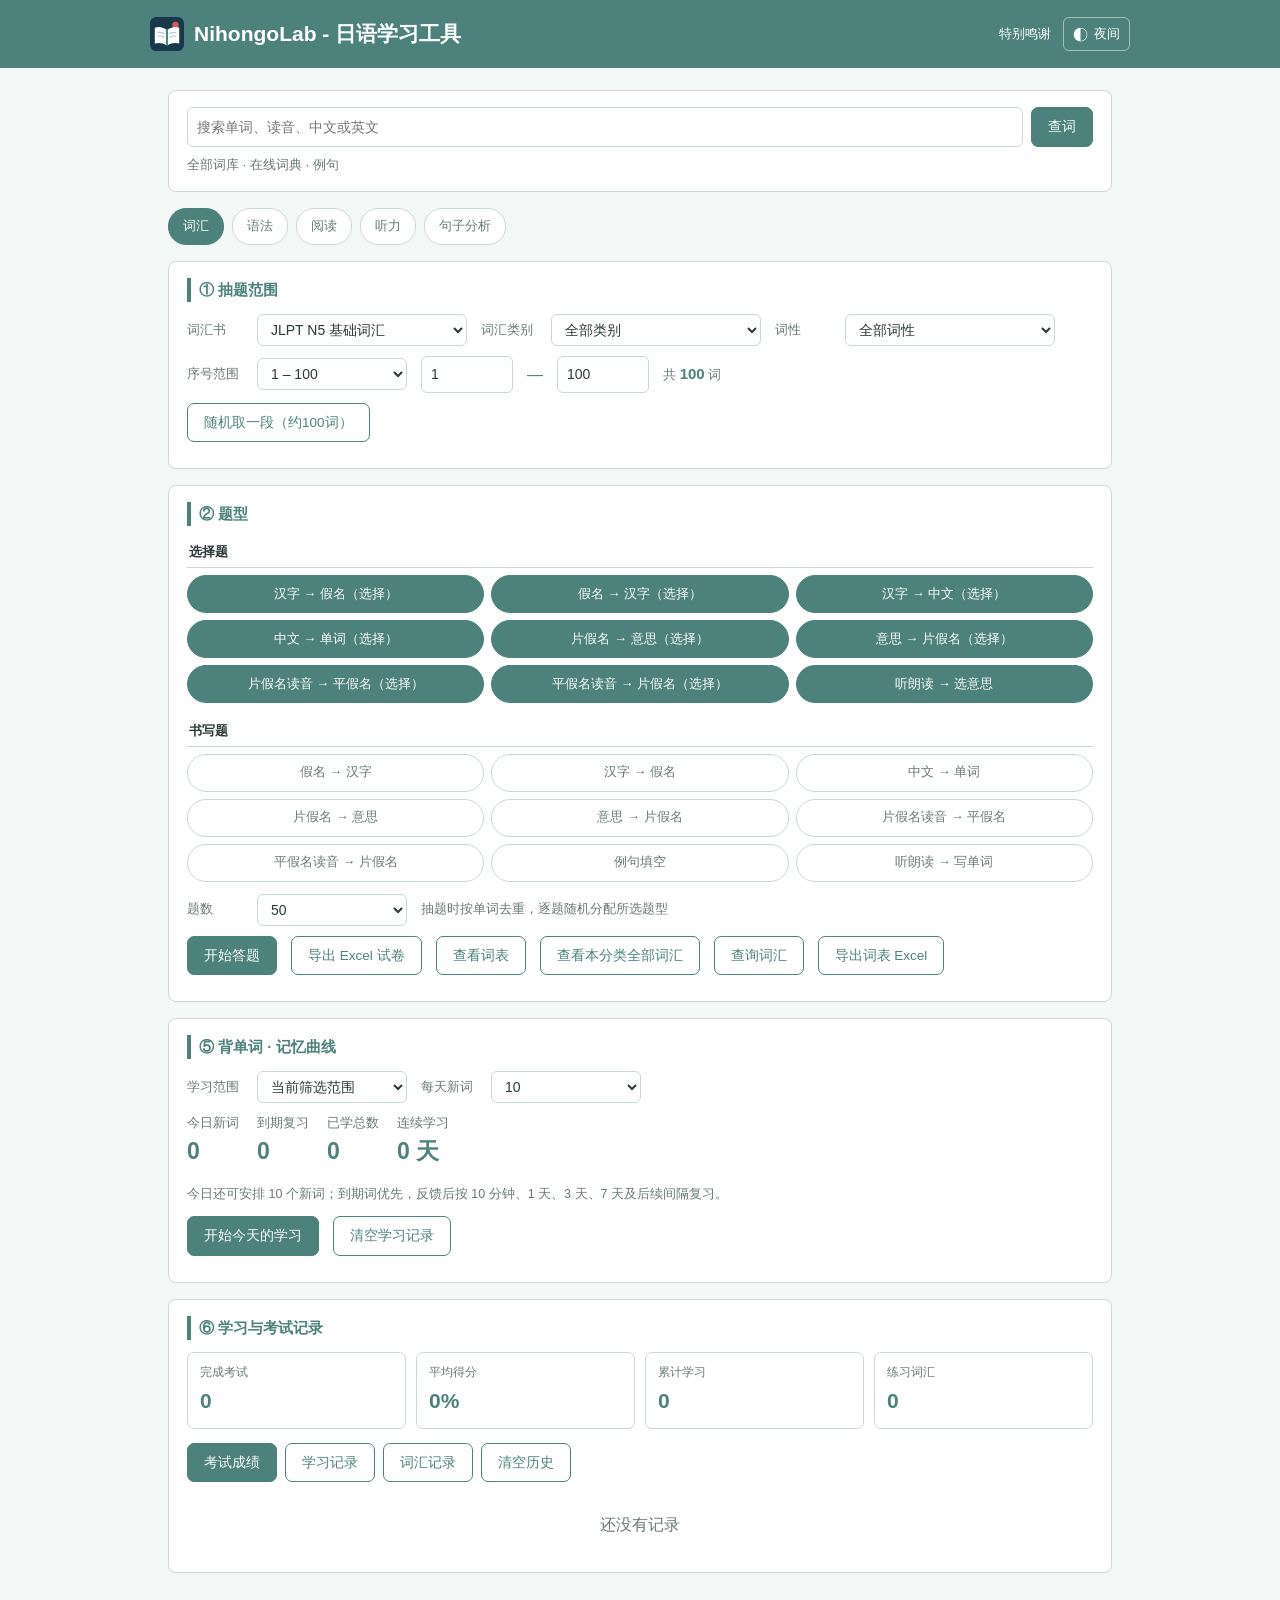
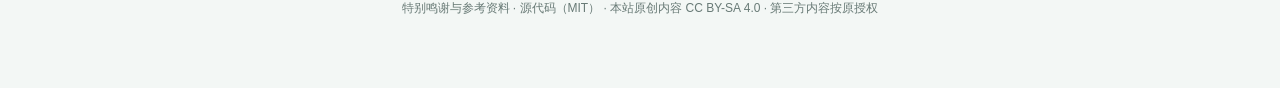
<file: index.html>
<!DOCTYPE html>
<html lang="zh-CN">
<head>
  <meta charset="utf-8">
  <meta name="viewport" content="width=device-width,initial-scale=1">
  <link rel="icon" type="image/svg+xml" href="assets/icon.svg">
  <meta name="theme-color" content="#4c827b">
  <script src="assets/theme.js"></script>
<title>NihongoLab - 日语学习工具</title>
<style>
  :root{
    color-scheme:light;
    --navy:#4c827b; --navy-d:#396b65; --line:#cad9d5; --ink:#2b3a37;
    --muted:#687a76; --bg:#f3f7f5; --surface:#fff; --soft:#eaf3f0;
    --header:#4c827b; --on-primary:#fff; --accent:#c96d58;
    --ok:#28784f; --bad:#b84b3b; --pink:#f6ccce;
    --ok-bg:#e7f5ec; --bad-bg:#fbecea; --warn-bg:#fff7e7; --warn-line:#ecd28f; --warn-ink:#75570d;
  }
  *{box-sizing:border-box}
  body{margin:0;font-family:"Segoe UI","Microsoft YaHei",-apple-system,sans-serif;
    background:var(--bg);color:var(--ink);line-height:1.6}
  .wrap{max-width:980px;margin:0 auto;padding:22px 18px 70px}
  header.top{background:var(--header);color:var(--on-primary);padding:17px 18px}
  header.top .inner{max-width:980px;margin:0 auto}
  .header-row{display:flex;align-items:center;justify-content:space-between;gap:18px}
  .header-actions{display:flex;align-items:center;gap:12px}
  .credits-link{font-size:12.5px;color:#fff;text-decoration:none;white-space:nowrap}.credits-link:hover{text-decoration:underline}
  header.top h1{margin:0;font-size:21px;letter-spacing:0;display:flex;align-items:center;gap:10px}
  .site-icon{display:block;width:34px;height:34px;flex:0 0 auto}
  .theme-toggle{font:inherit;font-size:12.5px;display:inline-flex;align-items:center;gap:6px;padding:6px 9px;border:1px solid rgba(255,255,255,.5);border-radius:6px;background:transparent;color:#fff;cursor:pointer;white-space:nowrap}
  .theme-toggle:hover{background:rgba(255,255,255,.12)}
  .theme-symbol{font-size:15px;line-height:1}
  .card{background:var(--surface);border:1px solid var(--line);border-radius:8px;padding:16px 18px;margin-bottom:16px}
  .card h2{margin:0 0 12px;font-size:15px;color:var(--navy);border-left:4px solid var(--navy);padding-left:8px}
  .row{display:flex;flex-wrap:wrap;gap:14px;align-items:center;margin-bottom:10px}
  label.lb{font-size:13px;color:var(--muted);min-width:56px}
  input[type=number],select,input[type=text]{font:inherit;font-size:14px;padding:6px 9px;
    border:1px solid var(--line);border-radius:6px;background:var(--surface);color:var(--ink)}
  input[type=number]{width:92px}
  select{min-width:150px}
  .btn{font:inherit;font-size:13.5px;padding:8px 16px;border-radius:7px;border:1px solid var(--navy);
    background:var(--navy);color:var(--on-primary);cursor:pointer;transition:.15s}
  .btn:hover{background:var(--navy-d)}
  .btn.ghost{background:var(--surface);color:var(--navy)}
  .btn.ghost:hover{background:var(--soft)}
  .btn:disabled{opacity:.45;cursor:default}
  .chips{display:flex;flex-wrap:wrap;gap:7px;max-width:920px}.chips#types{display:grid;grid-template-columns:repeat(3,minmax(0,1fr));gap:7px}.chips#types .chip{text-align:center;white-space:normal;min-height:38px;display:flex;align-items:center;justify-content:center}.type-group{grid-column:1/-1;font-size:13px;font-weight:700;color:var(--primary-strong);margin-top:7px;padding:4px 2px;border-bottom:1px solid var(--line)}.type-group:first-child{margin-top:0}
  .chip{font-size:13px;border:1px solid var(--line);border-radius:20px;padding:5px 13px;cursor:pointer;
    user-select:none;background:var(--surface);color:var(--muted)}
  .chip.on{background:var(--navy);border-color:var(--navy);color:var(--on-primary)}
  .meta{font-size:13px;color:var(--muted)}
  .meta b{color:var(--navy);font-size:15px}
  .bar{height:7px;background:#e4edf4;border-radius:4px;overflow:hidden;margin:6px 0 14px}
  .bar > i{display:block;height:100%;background:var(--navy);width:0;transition:width .25s}
  .qhead{display:flex;justify-content:space-between;align-items:center;font-size:13px;color:var(--muted)}
  .tag{display:inline-block;font-size:12px;background:#dceaf5;color:var(--navy);border-radius:5px;padding:2px 10px;font-weight:600}
  .prompt{font-size:34px;font-weight:700;letter-spacing:2px;margin:16px 0 6px;color:var(--ink);word-break:break-all}
  .prompt.small{font-size:23px;letter-spacing:0}
  .opts{display:grid;grid-template-columns:1fr 1fr;gap:10px;margin:14px 0}
  .opt{border:1px solid var(--line);border-radius:8px;padding:11px 14px;cursor:pointer;font-size:15px;background:var(--surface)}
  .opt:hover{border-color:var(--navy)}
  .opt.sel{border-color:var(--navy);background:var(--soft)}
  .opt.right{border-color:var(--ok);background:var(--ok-bg)}
  .opt.wrong{border-color:var(--bad);background:var(--bad-bg)}
  .answerline{display:flex;gap:10px;margin-top:12px}
  .answerline input{flex:1;font-size:18px;padding:10px 12px}
  .fb{margin-top:14px;padding:12px 14px;border-radius:8px;font-size:14px;display:none}
  .fb.show{display:block}
  .fb.ok{background:var(--ok-bg);border:1px solid var(--ok)}
  .fb.no{background:var(--bad-bg);border:1px solid var(--bad)}
  .fb .big{font-size:19px;font-weight:700}
  .fb .ex{color:var(--muted);font-size:13.5px;margin-top:6px}
  .list{max-height:430px;overflow:auto;border:1px solid var(--line);border-radius:8px}
  table{width:100%;border-collapse:collapse;font-size:13.5px}
  .list table{min-width:720px}
  th,td{padding:7px 9px;border-bottom:1px solid #e7eef4;text-align:left;vertical-align:top}
  th{background:var(--soft);position:sticky;top:0;font-weight:600;color:var(--navy);font-size:13px}
  td.num{color:var(--muted);width:52px}
  td.w{font-weight:700;font-size:15px}
  td.r{color:var(--navy);min-width:110px;white-space:nowrap;word-break:keep-all}
  .muted{color:var(--muted)}
  .miss{border-left:3px solid var(--bad);padding-left:10px;margin-bottom:10px}
  .stat{display:flex;gap:26px;margin:6px 0 14px}
  .stat div{font-size:13px;color:var(--muted)}
  .stat b{display:block;font-size:26px;color:var(--navy)}
  .hide{display:none}
  .playb{font:inherit;font-size:12px;padding:4px 10px;border-radius:6px;border:1px solid var(--line);
    background:var(--surface);color:var(--navy);cursor:pointer}
  .playb:hover{background:var(--soft);border-color:var(--navy)}
  .aud{font-size:12px;color:var(--muted)}
  .chip.off{display:none}
  .filter-select{min-width:210px}
  .module-nav{display:flex;flex-wrap:wrap;gap:8px;margin:0 0 16px}
  .module-nav button,.module-nav a{font:inherit;font-size:13px;padding:7px 14px;border-radius:18px;border:1px solid var(--line);background:var(--surface);color:var(--muted);cursor:pointer;text-decoration:none}
  .module-nav button.on{background:var(--navy);border-color:var(--navy);color:var(--on-primary)}
  .level-bar{display:flex;flex-wrap:wrap;align-items:center;justify-content:space-between;gap:10px;margin:0 0 14px}
  .level-tabs{display:flex;border:1px solid var(--line);border-radius:7px;overflow:hidden;background:var(--surface)}
  .level-tabs button{font:inherit;font-size:12.5px;padding:6px 12px;border:0;border-right:1px solid var(--line);background:var(--surface);color:var(--muted);cursor:pointer}
  .level-tabs button:last-child{border-right:0}
  .level-tabs button.on{background:var(--navy);color:var(--on-primary)}
  .course-tools{display:flex;align-items:center;gap:10px;margin:0 0 14px}
  .course-search{flex:1;min-width:180px;font:inherit;font-size:14px;padding:8px 10px;border:1px solid var(--line);border-radius:6px;background:var(--surface);color:var(--ink)}
  .course-search:focus{outline:2px solid #8eb8d2;outline-offset:1px;border-color:var(--navy)}
  .course-directory{font-size:13px;color:var(--navy);white-space:nowrap}
  .lesson-level{display:inline-block;margin-bottom:5px;font-size:11px;font-weight:700;color:#376b51;background:#e5f2ea;border-radius:4px;padding:1px 7px}
  .lesson-grid{display:grid;grid-template-columns:repeat(auto-fit,minmax(250px,1fr));gap:12px}
  .lesson{border:1px solid var(--line);border-radius:8px;padding:13px;background:var(--surface);transition:border-color .15s,box-shadow .15s}
  .lesson:hover{border-color:var(--navy);box-shadow:0 2px 8px rgba(33,78,70,.08)}
  .lesson h3{margin:0 0 5px;font-size:16px;color:var(--navy)}
  .lesson h3 a{color:inherit;text-decoration:none}
  .lesson h3 a:hover{text-decoration:underline}
  .lesson .jp{font-size:17px;font-weight:600;margin:8px 0;color:var(--ink)}
  .lesson .zh{color:var(--muted);font-size:13.5px}
  .lesson .example{margin-top:8px;padding-top:8px;border-top:1px solid #e7eef4;font-size:13.5px}
  .lesson .source{margin-top:8px;font-size:11.5px;color:var(--muted)}
  .lesson-more{display:inline-block;margin-top:9px;font-size:12.5px;color:var(--navy);font-weight:600;text-decoration:none}
  .lesson-more:hover{text-decoration:underline}
  .course-more{text-align:center;margin-top:14px}
  .course-more button{font:inherit;font-size:13px;padding:7px 15px;border:1px solid var(--navy);border-radius:6px;background:var(--surface);color:var(--navy);cursor:pointer}
  .course-more button:hover{background:var(--soft)}
  .warn{background:var(--warn-bg);border:1px solid var(--warn-line);color:var(--warn-ink);padding:10px 13px;border-radius:8px;font-size:13.5px}
  .study-stats{display:flex;flex-wrap:wrap;gap:18px;margin:8px 0 14px}
  .study-stats div{font-size:12.5px;color:var(--muted)}
  .study-stats b{display:block;font-size:23px;color:var(--navy)}
  .study-card{border:1px solid var(--line);background:var(--surface);border-radius:8px;padding:16px;margin-top:12px}
  .study-card .prompt{margin-top:8px}
  .study-answer{border-top:1px solid #dce8ef;margin-top:12px;padding-top:12px}
  .study-answer .big{font-size:21px;font-weight:700}
  .study-answer .line{margin-top:4px;color:var(--muted);font-size:14px}
  .study-grade{display:flex;flex-wrap:wrap;gap:8px;margin-top:14px}
  .study-grade .btn{min-width:78px}
  .study-grade .again{border-color:#b96a3c;background:#b96a3c}
  .study-grade .hard{border-color:#b18a31;background:#b18a31}
  .study-grade .remember{border-color:#32815e;background:#32815e}
  .study-grade .easy{border-color:#3477a5;background:#3477a5}
  .study-grade .btn:hover{filter:brightness(.93)}
  .study-note{font-size:12.5px;color:var(--muted);margin-top:8px}
  .history-summary{display:grid;grid-template-columns:repeat(4,minmax(110px,1fr));gap:10px;margin-bottom:14px}
  .history-summary div{border:1px solid var(--line);border-radius:7px;padding:10px 12px;color:var(--muted);font-size:12px}
  .history-summary b{display:block;color:var(--navy);font-size:21px;margin-top:2px}
  .history-tabs{display:flex;flex-wrap:wrap;gap:8px;margin-bottom:12px}
  .history-tabs .btn.on{background:var(--navy);color:var(--on-primary)}
  .history-empty{padding:18px;text-align:center;color:var(--muted)}
  .history-table{max-height:360px;overflow:auto;border:1px solid var(--line);border-radius:7px}
  :root[data-theme="dark"]{color-scheme:dark;--navy:#78b8af;--navy-d:#94ccc4;--line:#3b4e49;--ink:#e5eeeb;--muted:#a6b6b2;--bg:#111816;--surface:#1a2421;--soft:#23332f;--header:#1d302c;--on-primary:#fff;--accent:#e38a74;--ok:#83c79e;--bad:#ee9588;--ok-bg:#20382b;--bad-bg:#402724;--warn-bg:#352f1f;--warn-line:#665a32;--warn-ink:#e7cf85}
  @media(prefers-color-scheme:dark){:root:not([data-theme]){color-scheme:dark;--navy:#78b8af;--navy-d:#94ccc4;--line:#3b4e49;--ink:#e5eeeb;--muted:#a6b6b2;--bg:#111816;--surface:#1a2421;--soft:#23332f;--header:#1d302c;--on-primary:#fff;--accent:#e38a74;--ok:#83c79e;--bad:#ee9588;--ok-bg:#20382b;--bad-bg:#402724;--warn-bg:#352f1f;--warn-line:#665a32;--warn-ink:#e7cf85}}
  :root[data-theme="dark"] .tag{background:var(--soft)}
  @media(prefers-color-scheme:dark){:root:not([data-theme]) .tag{background:var(--soft)}}
  @media(max-width:620px){
    .history-summary{grid-template-columns:1fr 1fr}
    .course-tools{align-items:stretch;flex-direction:column}
    .course-directory{align-self:flex-start}
    .level-tabs{display:grid;grid-template-columns:repeat(4,1fr);width:100%}
    .level-tabs button{border-right:1px solid var(--line);border-bottom:1px solid var(--line)}
    .level-tabs button:nth-child(4n){border-right:0}
    .level-tabs button:nth-last-child(-n+3){border-bottom:0}
  }
  footer.note{color:var(--muted);font-size:12px;text-align:center;margin-top:26px}footer.note a{color:var(--primary-strong);text-decoration:none}footer.note a:hover{text-decoration:underline}
</style>
</head>
<body>
<header class="top">
  <div class="inner header-row">
    <h1><img class="site-icon" src="assets/icon.svg" alt="">NihongoLab - 日语学习工具</h1>
    <div class="header-actions"><a class="credits-link" href="thanks/index.html">特别鸣谢</a><button id="themeToggle" class="theme-toggle" type="button" aria-label="切换配色"></button></div>
  </div>
</header>

<div class="wrap">
<form class="card" action="vocab/lookup.html" role="search" style="display:flex;gap:8px;flex-wrap:wrap"><input name="q" aria-label="搜索全库与词典" type="text" required placeholder="搜索单词、读音、中文或英文" style="flex:1;min-width:160px"><button class="btn" type="submit">查词</button><span class="meta" style="flex-basis:100%">全部词库 · 在线词典 · 例句</span></form>
  <div id="dataWarn" class="warn hide"></div>

  <div class="module-nav" id="moduleNav">
    <button class="on" data-module="vocab">词汇</button>
    <button data-module="grammar">语法</button>
    <button data-module="reading">阅读</button>
    <button data-module="listening">听力</button>
    <a href="analyze/index.html">句子分析</a>
  </div>

  <div class="card hide" id="grammarCard">
    <h2>日语语法</h2>
    <div class="level-bar"><div class="level-tabs" id="grammarLevels" aria-label="语法等级"></div><span class="meta" id="grammarMeta"></span></div>
    <div class="course-tools">
      <input class="course-search" id="grammarSearch" type="search" placeholder="搜索文型、中文意思或接续" aria-label="搜索语法">
      <a class="course-directory" href="grammar/quiz.html">语法练习</a><a class="course-directory" href="grammar/index.html">打开完整语法目录</a>
    </div>
    <div class="lesson-grid" id="grammarList"></div>
    <div class="course-more"><button id="grammarMore" type="button">显示更多</button></div>
  </div>

  <div class="card hide" id="readingCard">
    <h2 id="readingTitle">日语阅读</h2>
    <div class="level-bar"><div class="level-tabs" id="readingLevels" aria-label="阅读等级"></div><span class="meta" id="readingMeta"></span></div>
    <div class="course-tools"><span class="meta" id="readingHint">题干与选项均为日语，提交后显示答案和解析。</span><a class="course-directory" id="readingDirectory" href="reading/index.html">打开完整阅读目录</a></div>
    <div id="readingList"></div>
  </div>

  <div class="card" id="vocabModule">
    <h2>① 抽题范围</h2>
    <div class="row">
      <label class="lb">词汇书</label>
      <select id="book" class="filter-select"></select>
      <label class="lb">词汇类别</label>
      <select id="category" class="filter-select"><option value="all">全部类别</option></select>
      <label class="lb">词性</label>
      <select id="posFilter" class="filter-select"><option value="all">全部词性</option></select>
    </div>
    <div class="row">
      <label class="lb">序号范围</label>
      <select id="bucket"><option value="custom">自定义</option></select>
      <input type="number" id="start" value="1" min="1" max="80">
      <span class="muted">—</span>
      <input type="number" id="end" value="80" min="1" max="80">
      <span class="meta">共 <b id="poolCount">0</b> 词</span>
    </div>
    <div class="row"><button class="btn ghost" id="randRange">随机取一段（约100词）</button></div>
  </div>

  <div class="card" id="vocabQuizSetup">
    <h2>② 题型</h2>
    <div class="chips" id="types">
      <span class="type-group">选择题</span>
      <span class="chip on" data-t="k2r_sel">汉字 → 假名（选择）</span>
      <span class="chip on" data-t="r2k_sel">假名 → 汉字（选择）</span>
      <span class="chip on" data-t="k2c">汉字 → 中文（选择）</span>
      <span class="chip on" data-t="c2k_sel">中文 → 单词（选择）</span>
      <span class="chip on" data-t="kata2c">片假名 → 意思（选择）</span><span class="chip on" data-t="c2kata">意思 → 片假名（选择）</span><span class="chip on" data-t="kata2hira">片假名读音 → 平假名（选择）</span><span class="chip on" data-t="hira2kata">平假名读音 → 片假名（选择）</span><span class="chip on" data-t="l2c">听朗读 → 选意思</span>
      <span class="type-group">书写题</span>
      <span class="chip" data-t="r2k">假名 → 汉字</span><span class="chip" data-t="k2r">汉字 → 假名</span>
      <span class="chip" data-t="c2k">中文 → 单词</span>
      <span class="chip" data-t="kata2c_write">片假名 → 意思</span><span class="chip" data-t="c2kata_write">意思 → 片假名</span><span class="chip" data-t="kata2hira_write">片假名读音 → 平假名</span><span class="chip" data-t="hira2kata_write">平假名读音 → 片假名</span><span class="chip" data-t="fill">例句填空</span><span class="chip" data-t="l2k">听朗读 → 写单词</span>
    </div>
    <div class="row" style="margin-top:12px">
      <label class="lb">题数</label>
      <select id="count">
        <option>10</option><option>20</option><option>30</option>
        <option selected>50</option><option>100</option><option value="all">全部</option>
      </select>
      <span class="meta">抽题时按单词去重，逐题随机分配所选题型</span>
    </div>
    <div class="row">
      <button class="btn" id="begin">开始答题</button>
      <button class="btn ghost" id="exportBtn">导出 Excel 试卷</button>
      <button class="btn ghost" id="previewBtn">查看词表</button>
      <button class="btn ghost" id="categoryListBtn">查看本分类全部词汇</button>
      <button class="btn ghost" id="vocabSearchBtn">查询词汇</button>
      <button class="btn ghost" id="listExportBtn">导出词表 Excel</button>
    </div>
  </div>

  <div class="card hide" id="quizCard">
    <h2>③ 答题</h2>
    <div class="qhead"><span id="qpos">第 1 / 1 题</span><span id="qscore">正确 0</span></div>
    <div class="bar"><i id="qbar"></i></div>
    <div><span class="tag" id="qtag">写读音</span></div>
    <div class="row" id="qplayrow">
      <button class="btn ghost playb" id="qplay">🔊 播放读音</button>
    </div>
    <div class="prompt" id="qprompt">—</div>
    <div class="opts hide" id="qopts"></div>
    <div class="answerline" id="qinputline">
      <input type="text" id="qinput" placeholder="在此输入答案，回车提交" autocomplete="off">
      <button class="btn" id="qsubmit">提交</button>
      <button class="btn ghost hide" id="qnext">下一题</button>
    </div>
    <div class="fb" id="qfb"></div>
  </div>

  <div class="card hide" id="resultCard">
    <h2>④ 结果</h2>
    <div class="stat">
      <div>答对<b id="rOk">0</b></div>
      <div>答错<b id="rNo">0</b></div>
      <div>正确率<b id="rRate">0%</b></div>
    </div>
    <div id="rMiss"></div>
    <div class="row" style="margin-top:14px">
      <button class="btn" id="again">再来一套</button>
      <button class="btn ghost" id="exportBtn2">按本次范围导出 Excel</button>
    </div>
  </div>

  <div class="card" id="studyCard">
    <h2>⑤ 背单词 · 记忆曲线</h2>
    <div class="row">
      <label class="lb">学习范围</label>
      <select id="studyScope"><option value="current">当前筛选范围</option><option value="all">本书全部词汇</option></select>
      <label class="lb">每天新词</label>
      <select id="studyLimit"><option value="10">10</option><option value="20">20</option><option value="30">30</option><option value="50">50</option><option value="custom">自定义</option></select>
      <input type="number" id="studyCustom" value="10" min="1" max="500" class="hide">
    </div>
    <div class="study-stats">
      <div>今日新词<b id="studyToday">0</b></div>
      <div>到期复习<b id="studyDue">0</b></div>
      <div>已学总数<b id="studyLearned">0</b></div>
      <div>连续学习<b id="studyStreak">0 天</b></div>
    </div>
    <div class="study-note" id="studyHint">优先复习到期词，再安排当天新词；普通随机测试不会消耗背词额度。</div>
    <div class="row" style="margin-top:12px">
      <button class="btn" id="studyStart">开始今天的学习</button>
      <button class="btn ghost" id="studyClear">清空学习记录</button>
    </div>
    <div class="study-card hide" id="studySession">
      <div class="qhead"><span id="studyPos">第 1 / 1 题</span><span id="studyKind">新词</span></div>
      <div class="bar"><i id="studyBar"></i></div>
      <div class="row">
        <span class="tag" id="studyNo">№1</span>
        <button class="btn ghost playb" id="studyPlay">🔊 播放读音</button>
      </div>
      <div class="prompt" id="studyPrompt">—</div>
      <div class="row"><button class="btn ghost" id="studyShow">显示答案</button></div>
      <div class="study-answer hide" id="studyAnswer"></div>
      <div class="study-grade hide" id="studyGrades">
        <button class="btn again" data-grade="again">再来<br><small>10分钟</small></button>
        <button class="btn hard" data-grade="hard">困难<br><small>1天</small></button>
        <button class="btn remember" data-grade="remember">记住<br><small>3天起</small></button>
        <button class="btn easy" data-grade="easy">简单<br><small>7天起</small></button>
      </div>
    </div>
  </div>

  <div class="card" id="historyCard">
    <h2>⑥ 学习与考试记录</h2>
    <div class="history-summary">
      <div>完成考试<b id="historyExamCount">0</b></div>
      <div>平均得分<b id="historyAverage">0%</b></div>
      <div>累计学习<b id="historyStudyCount">0</b></div>
      <div>练习词汇<b id="historyWordCount">0</b></div>
    </div>
    <div class="history-tabs" id="historyTabs">
      <button class="btn ghost" data-history="exams">考试成绩</button>
      <button class="btn ghost" data-history="study">学习记录</button>
      <button class="btn ghost" data-history="words">词汇记录</button>
      <button class="btn ghost" id="historyClear">清空历史</button>
    </div>
    <div id="historyList"></div>
  </div>

  <div class="card hide" id="listCard">
    <h2>词表</h2>
    <div class="meta" id="listMeta" style="margin-bottom:8px"></div>
    <div class="list" id="listBox"></div>
  </div>

  <footer class="note"><a href="thanks/index.html">特别鸣谢与参考资料</a> · <a href="https://github.com/MRTangwin8/NihongoLab" target="_blank" rel="noopener">源代码（MIT）</a> · 本站原创内容 <a href="https://creativecommons.org/licenses/by-sa/4.0/deed.zh-hans" target="_blank" rel="license noopener">CC BY-SA 4.0</a> · 第三方内容按原授权</footer>
</div>

<script src="data/vocab.js"></script>
<script src="data/jlpt_vocab.js"></script>
<script src="data/n2_vocab.js"></script>
<script src="data/n4_extra_vocab.js"></script>
<script src="data/grammar.js"></script>
<script src="data/reading.js"></script>
<script src="xlsx.js"></script>
<script src="app.js"></script>
<script>
(function () {
  'use strict';
  var C = window.EjuCore;
  var V = C ? C.vocab : [];

  if (!V.length) {
    var w = document.getElementById('dataWarn');
    w.className = 'warn';
    w.innerHTML = '未找到词库文件。请确认页面与 <code>data</code> 文件夹完整。';
    return;
  }

  var $ = function (id) { return document.getElementById(id); };
  var startEl = $('start'), endEl = $('end'), bucketEl = $('bucket'), countEl = $('count');
  var bookEl = $('book'), categoryEl = $('category'), posEl = $('posFilter');
  var pool = [], quiz = [], qi = 0, correct = 0, wrongs = [], answered = false, flow = null;
  var studyState = C.loadStudyState(), studyList = [], studyQueue = [], studyIndex = 0, studyRevealed = false;
  var HISTORY_KEY = 'nihongolab-vocab-history-v1';
  var historyState = loadHistory(), historyView = 'exams';

  function maxNumber() { return V.length ? V[V.length - 1].n : 1; }

  function fillSelect(select, values, allLabel) {
    select.innerHTML = '<option value="all">' + allLabel + '</option>';
    values.forEach(function (value) {
      var option = document.createElement('option');
      option.value = value; option.textContent = value; select.appendChild(option);
    });
  }

  function rebuildBuckets() {
    bucketEl.innerHTML = '<option value="custom">自定义</option>';
    var maximum = maxNumber();
    for (var s = 1; s <= maximum; s += 100) {
      var e = Math.min(s + 99, maximum);
      var o = document.createElement('option');
      o.value = s + '-' + e;
      o.textContent = s + ' – ' + e;
      bucketEl.appendChild(o);
    }
  }

  Object.keys(C.books || {}).forEach(function (id) {
    if (!C.books[id].vocab || !C.books[id].vocab.length) return;
    var option = document.createElement('option');
    option.value = id; option.textContent = C.books[id].label; bookEl.appendChild(option);
  });

  function selectBook(id) {
    V = C.setBook(id);
    var categories = Array.from(new Set(V.map(function (item) { return item.category; }).filter(Boolean))).sort();
    var positions = Array.from(new Set(V.map(function (item) { return item.posStd; }).filter(Boolean))).sort();
    fillSelect(categoryEl, categories, '全部类别');
    fillSelect(posEl, positions, '全部词性');
    rebuildBuckets();
    startEl.min = 1; endEl.min = 1;
    startEl.max = maxNumber(); endEl.max = maxNumber();
    startEl.value = 1; endEl.value = Math.min(100, maxNumber());
    var hasExamples = V.some(function (item) { return !!(item.ex && item.ex.trim()); });
    var hasListening = !!(window.speechSynthesis && window.SpeechSynthesisUtterance);
    Array.prototype.forEach.call(document.querySelectorAll('.chip'), function (chip) {
      var type = chip.dataset.t || '';
      var unavailable = (type === 'fill' && !hasExamples) || (/^l2/.test(type) && !hasListening);
      chip.classList.toggle('off', unavailable);
      if (unavailable) chip.classList.remove('on');
    });
    refreshPool();
  }

  bookEl.addEventListener('change', function () { selectBook(bookEl.value); });
  categoryEl.addEventListener('change', refreshPool);
  posEl.addEventListener('change', refreshPool);
  bucketEl.addEventListener('change', function () {
    if (bucketEl.value === 'custom') return;
    var p = bucketEl.value.split('-');
    startEl.value = p[0]; endEl.value = p[1]; refreshPool();
  });

  function refreshPool() {
    var maximum = maxNumber();
    var a = parseInt(startEl.value || '1', 10), b = parseInt(endEl.value || String(maximum), 10);
    if (isNaN(a)) a = 1; if (isNaN(b)) b = maximum;
    if (a < 1) a = 1; if (b > maximum) b = maximum;
    if (b < a) { var t = a; a = b; b = t; startEl.value = a; endEl.value = b; }
    startEl.value = a; endEl.value = b;
    pool = C.inRange(a, b).filter(function (item) {
      return (categoryEl.value === 'all' || item.category === categoryEl.value) &&
        (posEl.value === 'all' || item.posStd === posEl.value);
    });
    $('poolCount').textContent = pool.length;
    if (!/^\d+-\d+$/.test(bucketEl.value) ||
        bucketEl.value !== (a + '-' + b)) {
      var match = false;
      for (var i = 0; i < bucketEl.options.length; i++) {
        if (bucketEl.options[i].value === a + '-' + b) { bucketEl.value = a + '-' + b; match = true; break; }
      }
      if (!match) bucketEl.value = 'custom';
    }
    refreshStudySummary();
  }
  startEl.addEventListener('change', refreshPool);
  endEl.addEventListener('change', refreshPool);
  startEl.addEventListener('input', refreshPool);
  endEl.addEventListener('input', refreshPool);

  $('randRange').addEventListener('click', function () {
    var maximum = maxNumber();
    var s = 1 + Math.floor(Math.random() * Math.max(1, maximum - 99));
    startEl.value = s; endEl.value = Math.min(s + 99, maximum); refreshPool();
  });

  /* --- type chips --- */
  $('types').addEventListener('click', function (e) {
    var el = e.target.closest('.chip');
    if (!el || el.classList.contains('off')) return;
    el.classList.toggle('on');
  });
  function activeTypes() {
    return Array.prototype.map.call($('types').querySelectorAll('.chip.on:not(.off)'), function (c) { return c.dataset.t; });
  }
  function paperTypes() {
    var mapped = activeTypes().map(function (type) {
      return { k2r_sel: 'k2r', r2k_sel: 'r2k', k2c: 'c2k', c2k_sel: 'c2k', l2c: 'l2k' }[type] || type;
    });
    return mapped.filter(function (type, index) { return mapped.indexOf(type) === index; });
  }

  function wantCount() {
    var v = countEl.value;
    if (v === 'all') return pool.length;
    return parseInt(v, 10);
  }

  /* --- quiz flow --- */
  function startQuiz() {
    refreshPool();
    if (!pool.length) { alert('该范围内没有单词。'); return; }
    var types = activeTypes();
    if (!types.length) { alert('请至少选择一种题型。'); return; }
    quiz = C.makePaper(pool, types, wantCount());
    if (!quiz.length) { alert('所选题型在该范围内没有可用题目，请更换题型或范围。'); return; }
    qi = 0; correct = 0; wrongs = [];
    $('quizCard').classList.remove('hide');
    $('resultCard').classList.add('hide');
    renderQuestion();
    $('quizCard').scrollIntoView({ behavior: 'smooth', block: 'start' });
  }

  function renderQuestion() {
    var q = quiz[qi];
    answered = false;
    $('qpos').textContent = '第 ' + (qi + 1) + ' / ' + quiz.length + ' 题';
    $('qscore').textContent = '正确 ' + correct;
    $('qbar').style.width = (qi / quiz.length * 100) + '%';
    $('qtag').textContent = q.label + '　№' + q.item.n;
    var pr = $('qprompt');
    var canSpeak = !!(C.hasSpeech && C.hasSpeech(q.item.n));
    $('qplayrow').classList.toggle('hide', !canSpeak);
    if (q.listen) {
      pr.textContent = canSpeak ? '🔊 听朗读' : '当前浏览器不支持朗读';
      pr.className = 'prompt small';
      if (canSpeak) { C.stopSpeech(); C.speakWord(q.item.n); }
    } else {
      pr.textContent = q.prompt;
      pr.className = 'prompt' + (q.mode === 'choice' || q.prompt.length > 12 ? ' small' : '');
    }
    $('qfb').className = 'fb';

    var optsBox = $('qopts'), inputLine = $('qinputline');
    $('qnext').classList.add('hide');
    if (q.mode === 'choice') {
      /* keep the line visible: it also holds the 下一题 button */
      inputLine.classList.remove('hide');
      $('qinput').classList.add('hide');
      $('qsubmit').classList.add('hide');
      optsBox.classList.remove('hide');
      optsBox.innerHTML = '';
      q.options.forEach(function (o) {
        var d = document.createElement('div');
        d.className = 'opt';
        d.textContent = o;
        d.addEventListener('click', function () { pickOption(d, o); });
        optsBox.appendChild(d);
      });
    } else {
      optsBox.classList.add('hide');
      inputLine.classList.remove('hide');
      $('qinput').classList.remove('hide');
      var inp = $('qinput');
      inp.value = ''; inp.disabled = false;
      $('qsubmit').classList.remove('hide');
      $('qnext').classList.add('hide');
      setTimeout(function () { inp.focus(); }, 30);
    }
  }

  function reveal(tier, userAnswer) {
    if (tier === true) tier = 'exact';
    var ok = !!tier;
    answered = true;
    var q = quiz[qi];
    var fb = $('qfb');
    fb.className = 'fb show ' + (ok ? 'ok' : 'no');
    var head = tier === 'exact' ? '✓ 正确' : (tier === 'near' ? '≈ 正确（容错）' : '✗ 错误');
    var body = '<div class="big">' + head + '　答案：' + esc(q.answer) + '</div>';
    if (tier === 'near') {
      body += '<div class="ex">你写的与标准答案只差清浊音／大小假名，本题按容错规则判定为答对。</div>';
    }
    if (q.item.r) body += '<div class="ex">读音：' + esc(C.withSuru(q.item.r, q.item.suru)) + '</div>';
    if (q.item.cn) body += '<div class="ex">意思：' + esc(q.item.cn) + '　' + (q.item.en ? '／ ' + esc(q.item.en) : '') + '</div>';
    if (q.item.ex) body += '<div class="ex">例句：' + esc(q.item.ex) + '</div>';
    if (q.item.exCn) body += '<div class="ex">' + esc(q.item.exCn) + '</div>';
    body += '<div class="ex"><a href="' + wordDetailUrl(q.item) + '">查看词条 →</a></div>';
    fb.innerHTML = body;
    if (ok) correct++;
    else wrongs.push({ q: q, user: userAnswer });
    recordWord(q.item, 'quiz', ok);
    $('qsubmit').classList.add('hide');
    $('qnext').classList.remove('hide');
    $('qnext').textContent = (qi === quiz.length - 1) ? '查看结果' : '下一题';
    $('qscore').textContent = '正确 ' + correct;
    $('qinput').disabled = true;
    $('qnext').focus();
  }

  function esc(s) {
    return String(s == null ? '' : s).replace(/&/g, '&amp;').replace(/</g, '&lt;').replace(/>/g, '&gt;');
  }

  function wordDetailUrl(item) {
    return 'vocab/detail.html?book=' + encodeURIComponent(item.book || C.getBook().id) + '&n=' + encodeURIComponent(item.n);
  }

  function emptyHistory() { return { version: 1, exams: [], study: [], words: {} }; }

  function loadHistory() {
    var parsed = null;
    try { parsed = JSON.parse(localStorage.getItem(HISTORY_KEY) || 'null'); } catch (e) {}
    if (!parsed || typeof parsed !== 'object') parsed = emptyHistory();
    if (!Array.isArray(parsed.exams)) parsed.exams = [];
    if (!Array.isArray(parsed.study)) parsed.study = [];
    if (!parsed.words || typeof parsed.words !== 'object') parsed.words = {};
    return parsed;
  }

  function saveHistory() {
    try { localStorage.setItem(HISTORY_KEY, JSON.stringify(historyState)); } catch (e) {}
  }

  function historyWordKey(item) { return (item.book || C.getBook().id) + ':' + item.n; }

  function recordWord(item, kind, result) {
    var key = historyWordKey(item), old = historyState.words[key] || {
      book: item.book || C.getBook().id, n: item.n, w: item.w, r: item.r,
      quiz: 0, correct: 0, wrong: 0, study: 0, grades: {}
    };
    old.w = item.w; old.r = item.r; old.last = Date.now();
    if (kind === 'quiz') {
      old.quiz++; result ? old.correct++ : old.wrong++;
    } else {
      old.study++; old.grades[result] = Number(old.grades[result] || 0) + 1;
    }
    historyState.words[key] = old;
    saveHistory();
    renderHistory();
  }

  function formatHistoryTime(value) {
    var d = new Date(value);
    if (isNaN(d.getTime())) return '—';
    function two(n) { return n < 10 ? '0' + n : String(n); }
    return d.getFullYear() + '-' + two(d.getMonth() + 1) + '-' + two(d.getDate()) + ' ' +
      two(d.getHours()) + ':' + two(d.getMinutes());
  }

  function renderHistory() {
    var exams = historyState.exams, studies = historyState.study;
    var words = Object.keys(historyState.words).map(function (key) { return historyState.words[key]; });
    var average = exams.length ? Math.round(exams.reduce(function (sum, item) { return sum + item.rate; }, 0) / exams.length) : 0;
    $('historyExamCount').textContent = exams.length;
    $('historyAverage').textContent = average + '%';
    $('historyStudyCount').textContent = studies.length;
    $('historyWordCount').textContent = words.length;
    Array.prototype.forEach.call($('historyTabs').querySelectorAll('[data-history]'), function (button) {
      button.classList.toggle('on', button.dataset.history === historyView);
    });
    var rows = '', head = '';
    if (historyView === 'exams') {
      head = '<tr><th>时间</th><th>词库</th><th>范围</th><th>得分</th><th>正确率</th></tr>';
      rows = exams.slice().reverse().map(function (item) {
        return '<tr><td>' + formatHistoryTime(item.time) + '</td><td>' + esc(item.bookLabel) + '</td><td>' +
          item.start + '—' + item.end + '</td><td>' + item.correct + ' / ' + item.total + '</td><td>' + item.rate + '%</td></tr>';
      }).join('');
    } else if (historyView === 'study') {
      var gradeLabels = { again: '再来', hard: '困难', remember: '记住', easy: '简单' };
      head = '<tr><th>时间</th><th>词库</th><th>单词</th><th>反馈</th></tr>';
      rows = studies.slice().reverse().map(function (item) {
        return '<tr><td>' + formatHistoryTime(item.time) + '</td><td>' + esc(item.bookLabel) + '</td><td><b>' +
          esc(item.w) + '</b>　<span class="muted">' + esc(item.r) + '</span></td><td>' + esc(gradeLabels[item.grade] || item.grade) + '</td></tr>';
      }).join('');
    } else {
      words.sort(function (a, b) { return Number(b.last || 0) - Number(a.last || 0); });
      head = '<tr><th>最近练习</th><th>词库</th><th>单词</th><th>测试</th><th>答对</th><th>答错</th><th>学习</th></tr>';
      rows = words.map(function (item) {
        return '<tr><td>' + formatHistoryTime(item.last) + '</td><td>' + esc(String(item.book || '').toUpperCase()) + '</td><td><b>' +
          esc(item.w) + '</b>　<span class="muted">' + esc(item.r) + '</span></td><td>' + item.quiz + '</td><td>' +
          item.correct + '</td><td>' + item.wrong + '</td><td>' + item.study + '</td></tr>';
      }).join('');
    }
    $('historyList').innerHTML = rows ? '<div class="history-table"><table><thead>' + head + '</thead><tbody>' + rows +
      '</tbody></table></div>' : '<div class="history-empty">还没有记录</div>';
  }

  function submitInput() {
    if (answered) return;
    var v = $('qinput').value;
    if (!v.trim()) return;
    var q = quiz[qi];
    reveal(C.checkAnswer(v, q.answer), v);
  }

  function pickOption(el, val) {
    if (answered) return;
    var q = quiz[qi];
    var ok = val === q.answer;
    var opts = $('qopts').children;
    for (var i = 0; i < opts.length; i++) {
      var o = opts[i];
      o.classList.remove('sel');
      if (o.textContent === q.answer) o.classList.add('right');
      else if (o === el && !ok) o.classList.add('wrong');
    }
    reveal(ok, val);
  }

  $('qsubmit').addEventListener('click', submitInput);
  $('qinput').addEventListener('keydown', function (e) { if (e.key === 'Enter') submitInput(); });
  $('qnext').addEventListener('click', function () {
    qi++;
    if (qi >= quiz.length) finish();
    else renderQuestion();
  });

  function finish() {
    $('quizCard').classList.add('hide');
    $('resultCard').classList.remove('hide');
    $('rOk').textContent = correct;
    $('rNo').textContent = wrongs.length;
    $('rRate').textContent = Math.round(correct / quiz.length * 100) + '%';
    historyState.exams.push({
      time: Date.now(), book: C.getBook().id, bookLabel: C.getBook().label,
      start: Number(startEl.value), end: Number(endEl.value), total: quiz.length,
      correct: correct, wrong: wrongs.length, rate: Math.round(correct / quiz.length * 100)
    });
    if (historyState.exams.length > 200) historyState.exams = historyState.exams.slice(-200);
    saveHistory(); renderHistory();
    var box = $('rMiss');
    if (!wrongs.length) { box.innerHTML = '<p class="meta">全部答对，太强了 🎉</p>'; }
    else {
      box.innerHTML = '<h2 style="margin-top:6px">错题</h2>' + wrongs.map(function (w) {
        return '<div class="miss"><b>' + esc(w.q.item.w) + '</b>　<span class="muted">' + esc(C.withSuru(w.q.item.r, w.q.item.suru)) +
          '　' + esc(w.q.item.cn || '') + '</span><br><span class="muted">你的答案：' + esc(w.user) +
          '　正确答案：' + esc(w.q.answer) + '</span>' +
          (w.q.item.ex ? '<br><span class="muted">' + esc(w.q.item.ex) + '</span>' : '') + '</div>';
      }).join('');
    }
    $('resultCard').scrollIntoView({ behavior: 'smooth', block: 'start' });
  }

  function selectedStudyLimit() {
    var value = $('studyLimit').value;
    if (value === 'custom') value = $('studyCustom').value;
    value = parseInt(value, 10);
    return isNaN(value) ? 10 : Math.max(1, Math.min(500, value));
  }

  function selectedStudyList() {
    return $('studyScope').value === 'all' ? C.vocab : pool;
  }

  function refreshStudySummary() {
    if (!C.studyStats || !$('studyToday')) return;
    var stats = C.studyStats(selectedStudyList(), studyState, Date.now(), selectedStudyLimit());
    $('studyToday').textContent = stats.todayNew;
    $('studyDue').textContent = stats.due;
    $('studyLearned').textContent = stats.learned;
    $('studyStreak').textContent = stats.streak + ' 天';
    $('studyHint').textContent = '今日还可安排 ' + stats.newRemaining + ' 个新词；到期词优先，反馈后按 10 分钟、1 天、3 天、7 天及后续间隔复习。';
  }

  function studyAnswerHtml(item) {
    var html = '<div class="big">' + esc(C.withSuru(item.w || '', item.suru)) + '</div>';
    html += '<div class="line">读音：' + esc(C.withSuru(item.r || '', item.suru)) +
      '　词性：' + esc(item.posStd || item.pos || '—') + '</div>';
    if (item.cn || item.en) html += '<div class="line">意思：' + esc(item.cn || '—') +
      (item.en ? '　／ ' + esc(item.en) : '') + '</div>';
    if (item.ex) html += '<div class="line">例句：' + esc(item.ex) + '</div>';
    if (item.exCn) html += '<div class="line">' + esc(item.exCn) + '</div>';
    html += '<div class="line"><a href="' + wordDetailUrl(item) + '">查看词条 →</a></div>';
    return html;
  }

  function renderStudy() {
    var item = studyQueue[studyIndex];
    if (!item) return;
    var studyKey = item.book ? item.book + ':' + item.n : String(item.n);
    var entry = studyState.items[studyKey] || {};
    studyRevealed = false;
    $('studyPos').textContent = '第 ' + (studyIndex + 1) + ' / ' + studyQueue.length + ' 题';
    $('studyKind').textContent = Number(entry.seen || 0) > 0 ? '到期复习' : '今日新词';
    $('studyBar').style.width = (studyIndex / studyQueue.length * 100) + '%';
    $('studyNo').textContent = '№' + item.n;
    $('studyPrompt').textContent = C.withSuru(item.w || '', item.suru);
    $('studyAnswer').innerHTML = studyAnswerHtml(item);
    $('studyAnswer').classList.add('hide');
    $('studyShow').classList.remove('hide');
    $('studyGrades').classList.add('hide');
    var canSpeak = !!(C.hasSpeech && C.hasSpeech(item.n));
    $('studyPlay').classList.toggle('hide', !canSpeak);
    C.stopSpeech();
  }

  function startStudy() {
    refreshPool();
    studyState = C.loadStudyState();
    studyList = selectedStudyList();
    studyQueue = C.getStudyQueue(studyList, studyState, Date.now(), selectedStudyLimit());
    if (!studyQueue.length) {
      refreshStudySummary();
      alert('当前范围今天没有到期复习或可安排的新词。');
      return;
    }
    studyIndex = 0;
    $('studySession').classList.remove('hide');
    renderStudy();
    $('studySession').scrollIntoView({ behavior: 'smooth', block: 'start' });
  }

  function showStudyAnswer() {
    if (studyRevealed) return;
    studyRevealed = true;
    $('studyAnswer').classList.remove('hide');
    $('studyShow').classList.add('hide');
    $('studyGrades').classList.remove('hide');
  }

  function gradeStudy(grade) {
    if (!studyRevealed || !studyQueue[studyIndex]) return;
    var item = studyQueue[studyIndex];
    studyState = C.scheduleReview(studyState, item, grade, Date.now());
    C.saveStudyState(studyState);
    recordWord(item, 'study', grade);
    historyState.study.push({ time: Date.now(), book: C.getBook().id, bookLabel: C.getBook().label,
      n: item.n, w: item.w, r: item.r, grade: grade });
    if (historyState.study.length > 1000) historyState.study = historyState.study.slice(-1000);
    saveHistory(); renderHistory();
    studyQueue.splice(studyIndex, 1);
    if (!studyQueue.length) {
      $('studySession').classList.add('hide');
      refreshStudySummary();
      $('studyHint').textContent = '本轮完成！明天回来继续，普通随机测试不会影响背词记录。';
      return;
    }
    if (studyIndex >= studyQueue.length) studyIndex = 0;
    renderStudy();
    refreshStudySummary();
  }

  $('studyLimit').addEventListener('change', function () {
    $('studyCustom').classList.toggle('hide', $('studyLimit').value !== 'custom');
    refreshStudySummary();
  });
  $('studyCustom').addEventListener('input', refreshStudySummary);
  $('studyScope').addEventListener('change', refreshStudySummary);
  $('studyStart').addEventListener('click', startStudy);
  $('studyShow').addEventListener('click', showStudyAnswer);
  $('studyPlay').addEventListener('click', function () {
    if (studyQueue[studyIndex]) C.speakWord(studyQueue[studyIndex].n);
  });
  $('studyGrades').addEventListener('click', function (e) {
    var button = e.target.closest('.study-grade .btn');
    if (button && button.dataset.grade) gradeStudy(button.dataset.grade);
  });
  $('studyClear').addEventListener('click', function () {
    if (!confirm('确定清空全部背词记录吗？')) return;
    studyState = C.clearStudyState();
    studyList = []; studyQueue = []; studyIndex = 0;
    $('studySession').classList.add('hide');
    refreshStudySummary();
  });
  $('historyTabs').addEventListener('click', function (event) {
    var button = event.target.closest('[data-history]');
    if (!button) return;
    historyView = button.dataset.history;
    renderHistory();
  });
  $('historyClear').addEventListener('click', function () {
    if (!confirm('确定清空考试成绩、学习流水和词汇历史吗？')) return;
    historyState = emptyHistory();
    try { localStorage.removeItem(HISTORY_KEY); } catch (e) {}
    renderHistory();
  });

  /* --- export & list --- */
  function doExport() {
    refreshPool();
    if (!pool.length) { alert('该范围内没有单词。'); return; }
    var types = paperTypes();
    if (!types.length) { alert('请至少选择一种题型后再导出试卷。'); return; }
    C.exportPaper(pool, types, wantCount());
  }
  $('qplay').addEventListener('click', function () { C.speakWord(quiz[qi].item.n); });
  $('listBox').addEventListener('click', function (e) {
    var b = e.target.closest ? e.target.closest('.playb') : null;
    if (b && b.dataset.n) C.speakWord(parseInt(b.dataset.n, 10));
  });
  $('exportBtn').addEventListener('click', doExport);
  $('listExportBtn').addEventListener('click', function () { refreshPool(); C.exportList(pool); });
  $('exportBtn2').addEventListener('click', doExport);
  $('begin').addEventListener('click', startQuiz);
  $('again').addEventListener('click', startQuiz);

  $('previewBtn').addEventListener('click', function () {
    var wasOpen = !$('listCard').classList.contains('hide');
    refreshPool();
    var card = $('listCard');
    if (wasOpen) { card.classList.add('hide'); return; }
    $('listMeta').textContent = '第 ' + startEl.value + '—' + endEl.value + ' 词，共 ' + pool.length + ' 词';
    var withMeaning = pool.some(function (v) { return v.cn || v.en; });
    var rows = pool.map(function (v) {
      return '<tr><td class="num">' + v.n + '</td><td>' +
        (C.hasSpeech && C.hasSpeech(v.n) ? '<button class="playb" data-n="' + v.n + '" title="播放读音">🔊</button>' : '') +
        '</td><td class="w">' + esc(C.withSuru(v.w, v.suru)) +
        '</td><td class="r">' + esc(C.withSuru(v.r || '', v.suru)) + '</td><td class="muted">' + esc(v.posStd || v.pos || '') + '</td>' +
        (withMeaning ? '<td>' + esc(v.cn || '') + '</td><td class="muted">' + esc(v.en || '') + '</td>' : '') +
        '</tr>';
    }).join('');
    $('listBox').innerHTML = '<table><thead><tr><th>№</th><th></th><th>单词</th><th>读音</th><th>词性</th>' +
      (withMeaning ? '<th>意思</th><th>英文</th>' : '') + '</tr></thead><tbody>' +
      rows + '</tbody></table>';
    card.classList.remove('hide');
    card.scrollIntoView({ behavior: 'smooth', block: 'start' });
  });
  $('categoryListBtn').addEventListener('click', function () {
    var category = $('category').value;
    location.href = 'vocab/index.html?book=' + encodeURIComponent(bookEl.value) +
      (category && category !== 'all' ? '&category=' + encodeURIComponent(category) : '');
  });
  $('vocabSearchBtn').addEventListener('click', function () { location.href = 'vocab/index.html'; });

  var courseLevels = ['all', 'N5', 'N4', 'N3', 'N2', 'N1', 'EJU'];
  var grammarLevel = 'all', readingLevel = 'all', readingMode = 'reading', grammarQuery = '', grammarShown = 120;

  function buildLevelTabs(id) {
    $(id).innerHTML = courseLevels.map(function (level) {
      return '<button type="button" data-level="' + level + '"' +
        (level === 'all' ? ' class="on"' : '') + '>' + (level === 'all' ? '全部' : level) + '</button>';
    }).join('');
  }

  function courseItems(items, level) {
    return (items || []).filter(function (x) { return level === 'all' || x.level === level; });
  }

  function renderGrammar() {
    var items = courseItems(window.JA_GRAMMAR, grammarLevel);
    var query = grammarQuery.trim().toLowerCase();
    if (query) {
      items = items.filter(function (x) {
        return [x.title, x.meaning, x.pattern].join(' ').toLowerCase().indexOf(query) >= 0;
      });
    }
    var visible = items.slice(0, grammarShown);
    $('grammarMeta').textContent = '匹配 ' + items.length + ' 条 · 全库 ' + (window.JA_GRAMMAR || []).length + ' 条';
    $('grammarList').innerHTML = visible.map(function (x) {
      var detailUrl = 'grammar/detail.html?id=' + encodeURIComponent(x.id);
      var example = x.example ? '<div class="example"><b>接续：</b>' + esc(x.pattern) + '<br>' +
        '<span class="jp">' + esc(x.example) + '</span><br>' + esc(x.translation || '') + '</div>' :
        '<div class="example"><b>接续：</b>' + esc(x.pattern) + '</div>';
      return '<article class="lesson"><span class="lesson-level">' + esc(x.level) + '</span><h3><a href="' + detailUrl + '">' + esc(x.title) + '</a></h3>' +
        '<div class="zh">' + esc(x.meaning) + '</div>' +
        example + '<a class="lesson-more" href="' + detailUrl + '">查看详情 →</a></article>';
    }).join('');
    $('grammarMore').classList.toggle('hide', visible.length >= items.length);
    $('grammarMore').textContent = '显示更多（还有 ' + Math.max(0, items.length - visible.length) + ' 条）';
  }
  function renderReading() {
    var items = courseItems(window.JA_READING, readingLevel);
    var listening = readingMode === 'listening';
    $('readingTitle').textContent = listening ? '日语听力' : '日语阅读';
    $('readingHint').textContent = listening ? '播放日语音频后作答，提交后显示原文、答案和解析。' : '题干与选项均为日语，提交后显示答案和解析。';
    $('readingDirectory').href = 'reading/index.html?mode=' + readingMode;
    $('readingDirectory').textContent = listening ? '打开完整听力目录' : '打开完整阅读目录';
    $('readingMeta').textContent = '共 ' + items.length + ' 篇';
    $('readingList').innerHTML = items.map(function (x) {
      var detailUrl = 'reading/detail.html?id=' + encodeURIComponent(x.id) + '&mode=' + readingMode;
      var excerpt = listening ? '播放音频后完成问题，作答前不显示原文。' : (x.body.length > 92 ? x.body.slice(0, 92) + '…' : x.body);
      return '<article class="lesson"><span class="lesson-level">' + esc(x.level) + '</span><h3><a href="' + detailUrl + '">' + esc(x.title) + '</a></h3>' +
        '<div class="jp">' + esc(excerpt) + '</div><div class="source">' + (x.questions || []).length + ' 道日文选择题</div>' +
        '<a class="lesson-more" href="' + detailUrl + '">' + (listening ? '开始听力' : '开始阅读') + ' →</a></article>';
    }).join('');
  }
  buildLevelTabs('grammarLevels');
  buildLevelTabs('readingLevels');
  renderGrammar();
  renderReading();
  $('grammarLevels').addEventListener('click', function (e) {
    var button = e.target.closest('button[data-level]');
    if (!button) return;
    grammarLevel = button.dataset.level;
    grammarShown = 120;
    Array.prototype.forEach.call(this.querySelectorAll('button'), function (x) { x.classList.toggle('on', x === button); });
    renderGrammar();
  });
  $('grammarSearch').addEventListener('input', function () {
    grammarQuery = this.value;
    grammarShown = 120;
    renderGrammar();
  });
  $('grammarMore').addEventListener('click', function () {
    grammarShown += 120;
    renderGrammar();
  });
  $('readingLevels').addEventListener('click', function (e) {
    var button = e.target.closest('button[data-level]');
    if (!button) return;
    readingLevel = button.dataset.level;
    Array.prototype.forEach.call(this.querySelectorAll('button'), function (x) { x.classList.toggle('on', x === button); });
    renderReading();
  });
  $('moduleNav').addEventListener('click', function (e) {
    var b = e.target.closest('button[data-module]');
    if (!b) return;
    var m = b.dataset.module;
    if (m === 'reading' || m === 'listening') { readingMode = m; renderReading(); }
    Array.prototype.forEach.call($('moduleNav').querySelectorAll('button'), function (x) {
      x.classList.toggle('on', x === b);
    });
    ['vocabModule', 'vocabQuizSetup', 'quizCard', 'resultCard', 'studyCard', 'historyCard', 'listCard'].forEach(function (id) {
      var node = $(id);
      if (node) node.style.display = m === 'vocab' ? '' : 'none';
    });
    $('grammarCard').classList.toggle('hide', m !== 'grammar');
    $('readingCard').classList.toggle('hide', m !== 'reading' && m !== 'listening');
  });

  bookEl.value = 'n5';
  selectBook('n5');
  renderHistory();
})();
</script>
</body>
</html>
</file>
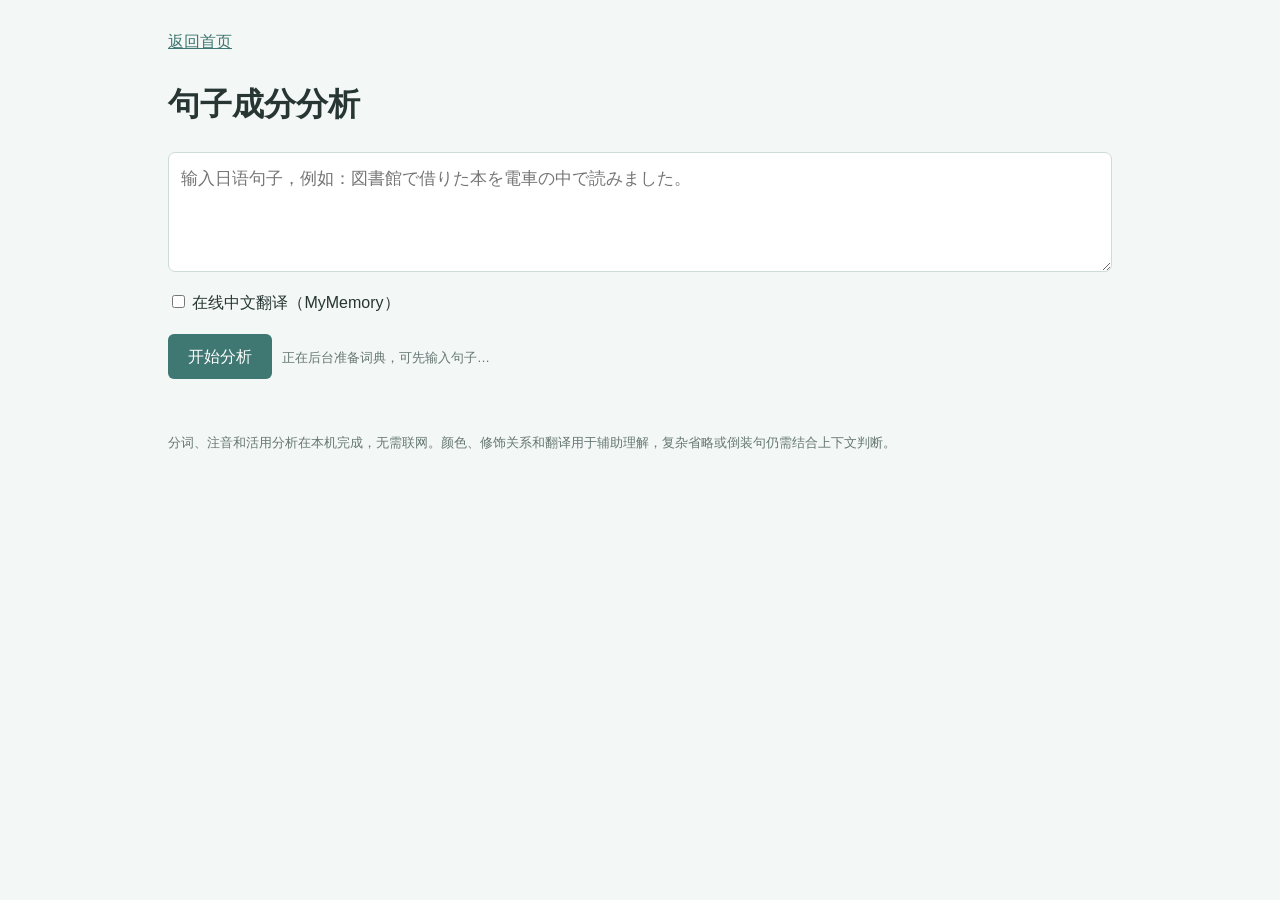
<file: analyze/index.html>
<!doctype html><html lang="zh-CN"><head><meta charset="utf-8"><meta name="viewport" content="width=device-width,initial-scale=1"><title>句子分析｜NihongoLab</title><script src="../assets/theme.js"></script>
<style>:root{--p:#3f7772;--ink:#273633;--muted:#667773;--line:#cfdbd7;--bg:#f3f7f5;--surface:#fff;--soft:#eaf3f0;--noun:#dcefe8;--verb:#ffe0d5;--particle:#e1e6f4;--modifier:#fff0bd;--aux:#eadff3}:root[data-theme=dark]{color-scheme:dark;--p:#76b5ac;--ink:#e5eeeb;--muted:#a7b7b3;--line:#3a4d48;--bg:#111816;--surface:#1a2421;--soft:#23322e;--noun:#21493f;--verb:#59352d;--particle:#303b57;--modifier:#56491f;--aux:#493759}@media(prefers-color-scheme:dark){:root:not([data-theme]){color-scheme:dark;--p:#76b5ac;--ink:#e5eeeb;--muted:#a7b7b3;--line:#3a4d48;--bg:#111816;--surface:#1a2421;--soft:#23322e;--noun:#21493f;--verb:#59352d;--particle:#303b57;--modifier:#56491f;--aux:#493759}}*{box-sizing:border-box}body{margin:0;background:var(--bg);color:var(--ink);font-family:"Microsoft YaHei","Yu Gothic UI",sans-serif;line-height:1.7}main{max-width:980px;margin:auto;padding:28px 18px}a{color:var(--p)}textarea{width:100%;min-height:120px;padding:12px;font:inherit;font-size:17px;background:var(--surface);color:var(--ink);border:1px solid var(--line);border-radius:7px}button{margin-top:10px;padding:9px 20px;border:0;border-radius:6px;background:var(--p);color:#fff;font:inherit;cursor:pointer}.ruby-line{font-size:25px;padding:20px 0}.ruby-line ruby{margin-right:3px}rt{font-size:11px;color:var(--muted)}.status,.hint{color:var(--muted);font-size:13px}.status{margin-left:10px}.diagram{background:var(--surface);border:1px solid var(--line);border-radius:7px;padding:16px;margin-bottom:16px}.tokens{display:flex;gap:7px;flex-wrap:wrap}.token{border-radius:5px;padding:7px 10px;min-width:48px;text-align:center}.token small{display:block;color:var(--muted);font-size:11px}.noun{background:var(--noun)}.verb{background:var(--verb)}.particle{background:var(--particle)}.modifier{background:var(--modifier)}.aux{background:var(--aux)}.relations{margin-top:14px;display:grid;gap:7px}.relation{display:flex;align-items:center;gap:8px;flex-wrap:wrap}.arrow{color:var(--p);font-weight:700;font-size:20px}.translation{margin:16px 0;padding:12px 15px;border-left:4px solid var(--p);background:var(--soft);border-radius:0 6px 6px 0}.translation b{display:block;color:var(--p);font-size:12px}.wrap{overflow:auto;border:1px solid var(--line);border-radius:7px}table{width:100%;border-collapse:collapse;background:var(--surface);min-width:780px}th,td{padding:9px;border-bottom:1px solid var(--line);text-align:left}th{background:var(--soft);color:var(--p)}</style>
</head><body><main><a href="../index.html">返回首页</a><h1>句子成分分析</h1><textarea id="text" lang="ja" placeholder="输入日语句子，例如：図書館で借りた本を電車の中で読みました。"></textarea><label style="display:block;margin:8px 0"><input type="checkbox" id="onlineTranslation"> 在线中文翻译（MyMemory）</label><button id="go">开始分析</button><button id="retry" type="button" hidden>重新加载词典</button><span role="status" class="status" id="status">正在加载分析词典…</span><div class="ruby-line" id="ruby"></div><div id="diagram"></div><div id="translation"></div><div class="wrap" id="out"></div><p class="hint">分词、注音和活用分析在本机完成，无需联网。颜色、修饰关系和翻译用于辅助理解，复杂省略或倒装句仍需结合上下文判断。</p></main><script src="guard.js?v=20260919-verbforms"></script>
<script>(function(){var $=function(x){return document.getElementById(x)};function esc(s){return String(s||'').replace(/&/g,'&amp;').replace(/</g,'&lt;').replace(/>/g,'&gt;')}function hira(s){return String(s||'').replace(/[ァ-ヶ]/g,function(c){return String.fromCharCode(c.charCodeAt(0)-96)})}function role(t){if(t.pos==='助詞'){if(t.pos_detail_1==='接続助詞'&&/^(て|で)$/.test(t.surface_form))return 'て形接续／连接后续表达';if(/は|も/.test(t.surface_form))return'主题';if(t.surface_form==='が')return'主语标记';if(t.surface_form==='を')return'宾语标记';if(/に|へ/.test(t.surface_form))return'对象／方向';if(t.surface_form==='で')return'场所／手段';return'助词'}if(t.pos==='動詞')return'谓语／动词修饰';if(t.pos==='形容詞')return'修饰语／谓语';if(t.pos==='副詞'||t.pos==='連体詞')return'修饰语';if(t.pos==='名詞')return'名词成分';if(t.pos==='助動詞')return'助动成分';return t.pos||'其他'}function cls(t){if(t.pos==='名詞')return'noun';if(t.pos==='動詞')return'verb';if(t.pos==='助詞')return'particle';if(t.pos==='助動詞')return'aux';if(/形容詞|副詞|連体詞/.test(t.pos))return'modifier';return''}function ruby(t){var s=esc(t.surface_form),r=hira(t.reading);return /[一-龯々]/.test(t.surface_form)&&r?'<ruby><rb>'+s+'</rb><rt>'+esc(r)+'</rt></ruby>':s}function inflection(ts,i){var t=ts[i],parts=[t.surface_form],labels=[],j=i+1;while(j<ts.length&&ts[j].pos==='助動詞'){parts.push(ts[j].surface_form);if(ts[j].basic_form==='た')labels.push('过去式');if(ts[j].basic_form==='ない')labels.push('否定');if(ts[j].basic_form==='ます')labels.push('礼貌体');j++}var form=t.conjugated_form&&t.conjugated_form!=='*'?t.conjugated_form:'';if(form)labels.push(form);return{surface:parts.join(''),label:labels.filter(function(x,i,a){return a.indexOf(x)===i}).join('、')||'基本形',end:j}}function diagram(ts){var rel=[];for(var i=0;i<ts.length;i++){if(ts[i].pos==='動詞'||ts[i].pos==='形容詞'){var f=inflection(ts,i),target=-1;for(var j=f.end;j<Math.min(ts.length,f.end+4);j++){if(ts[j].pos==='名詞'){target=j;break}if(ts[j].pos==='助詞'||ts[j].pos==='記号')break}if(target>=0)rel.push('<div class="relation"><span class="token verb">'+esc(f.surface)+'<small>'+esc(ts[i].basic_form)+' · '+esc(f.label)+'</small></span><span class="arrow">→</span><span class="token noun">'+ruby(ts[target])+'<small>连体修饰</small></span></div>')}}var tokens=ts.map(function(t,i){var f=t.pos==='動詞'?inflection(ts,i).label:role(t);return'<span class="token '+cls(t)+'">'+ruby(t)+'<small>'+esc(f)+'</small></span>'}).join('');return'<div class="diagram"><div class="tokens">'+tokens+'</div>'+(rel.length?'<div class="relations">'+rel.join('')+'</div>':'')+'</div>'}async function translate(text){$('translation').innerHTML='<div class="translation"><b>中文翻译</b>正在翻译…</div>';try{var r=await fetch('https://api.mymemory.translated.net/get?q='+encodeURIComponent(text)+'&langpair=ja|zh-CN'),d=await r.json(),v=d.responseData&&d.responseData.translatedText;if(!v)throw Error();$('translation').innerHTML='<div class="translation"><b>中文翻译 · MyMemory</b>'+esc(v)+'</div>'}catch(e){$('translation').innerHTML='<div class="translation"><b>中文翻译</b>翻译服务暂时无法连接。</div>'}}function renderAnalysis(text,ts){$('ruby').innerHTML=ts.map(ruby).join('');$('diagram').innerHTML=diagram(ts);$('out').innerHTML=ts.length?'<table><thead><tr><th>词语</th><th>读音</th><th>原形</th><th>词性</th><th>活用</th><th>句中作用</th></tr></thead><tbody>'+ts.map(function(t,i){var form=t.pos==='動詞'?inflection(ts,i).label:(t.conjugated_form&&t.conjugated_form!=='*'?t.conjugated_form:'—');return'<tr><td>'+ruby(t)+'</td><td>'+esc(hira(t.reading))+'</td><td>'+esc(t.basic_form)+'</td><td>'+esc([t.pos,t.pos_detail_1].filter(Boolean).join('・'))+'</td><td>'+esc(form)+'</td><td>'+esc(role(t))+'</td></tr>'}).join('')+'</tbody></table>':'';if(text&&$('onlineTranslation').checked)translate(text);else $('translation').innerHTML=''}window.renderAnalysis=renderAnalysis; })();</script><script src="worker-client.js?v=20260919-localdict"></script></body></html>
</file>
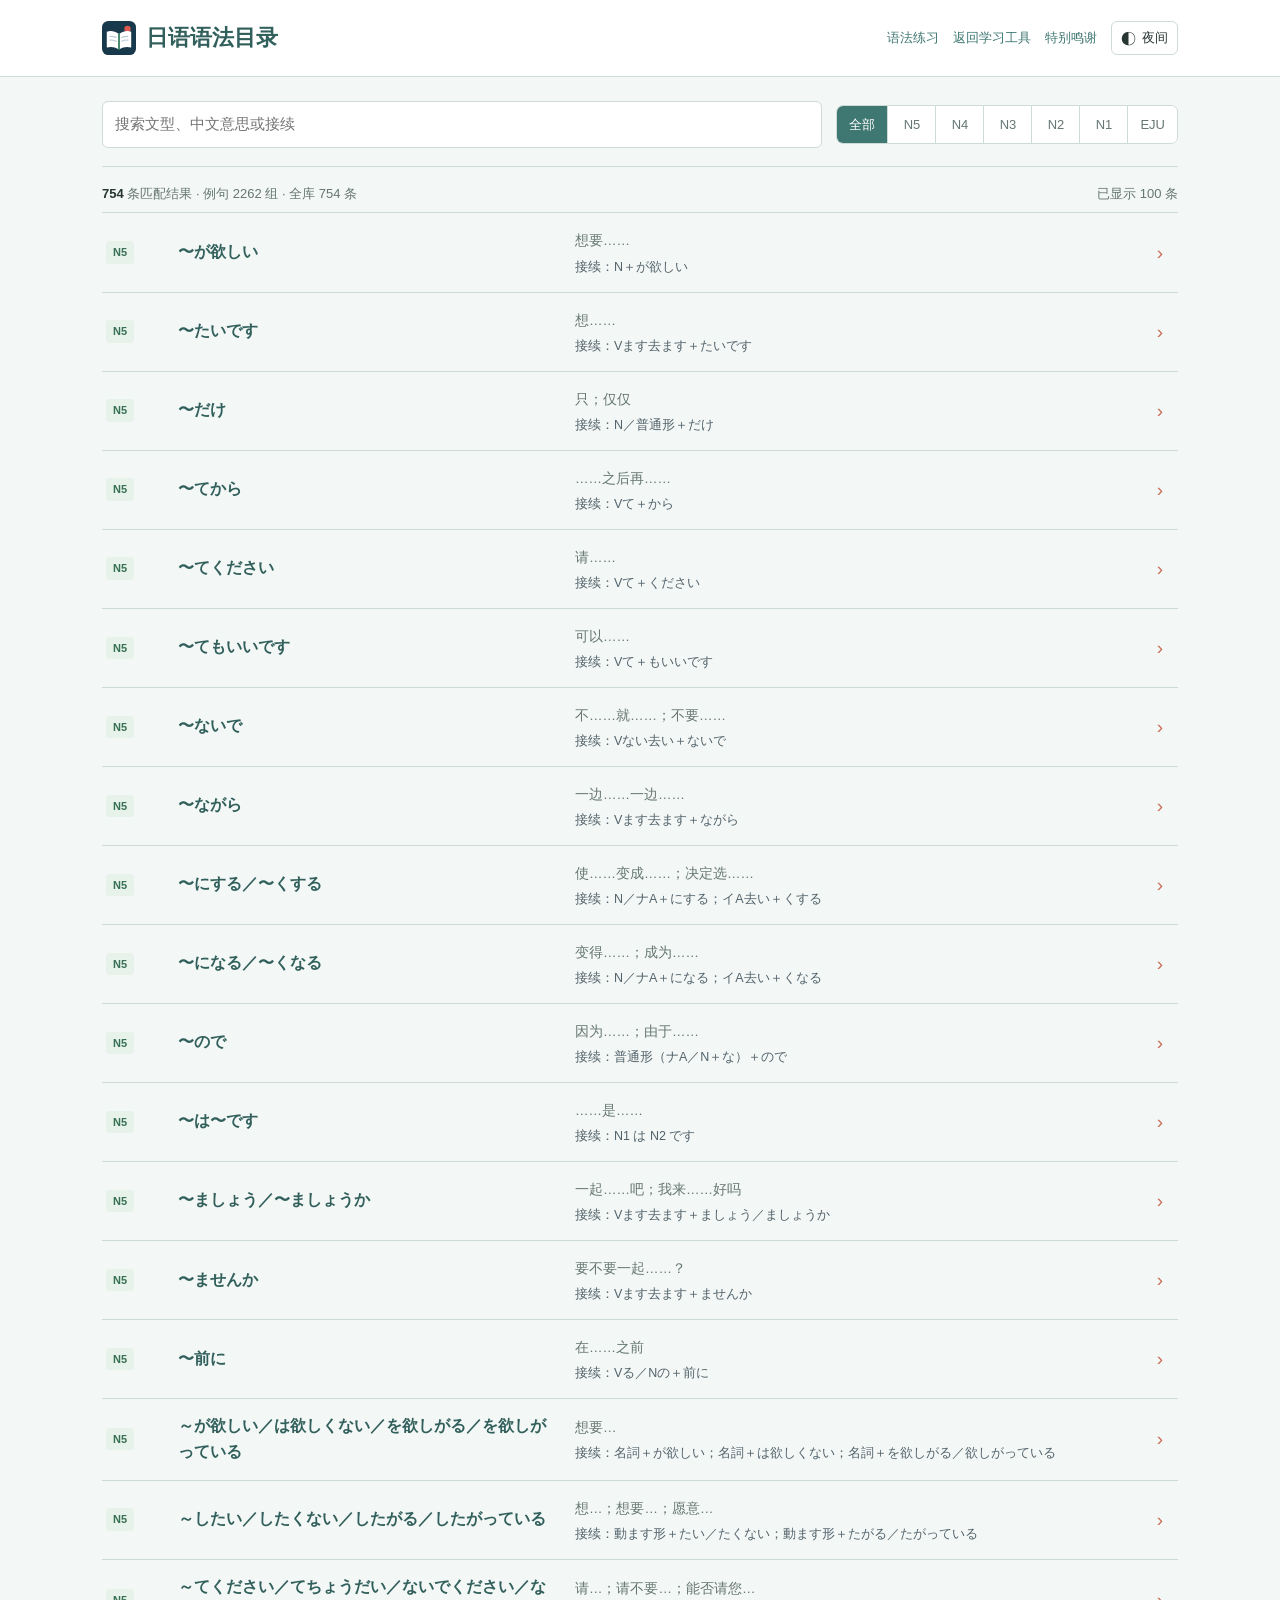
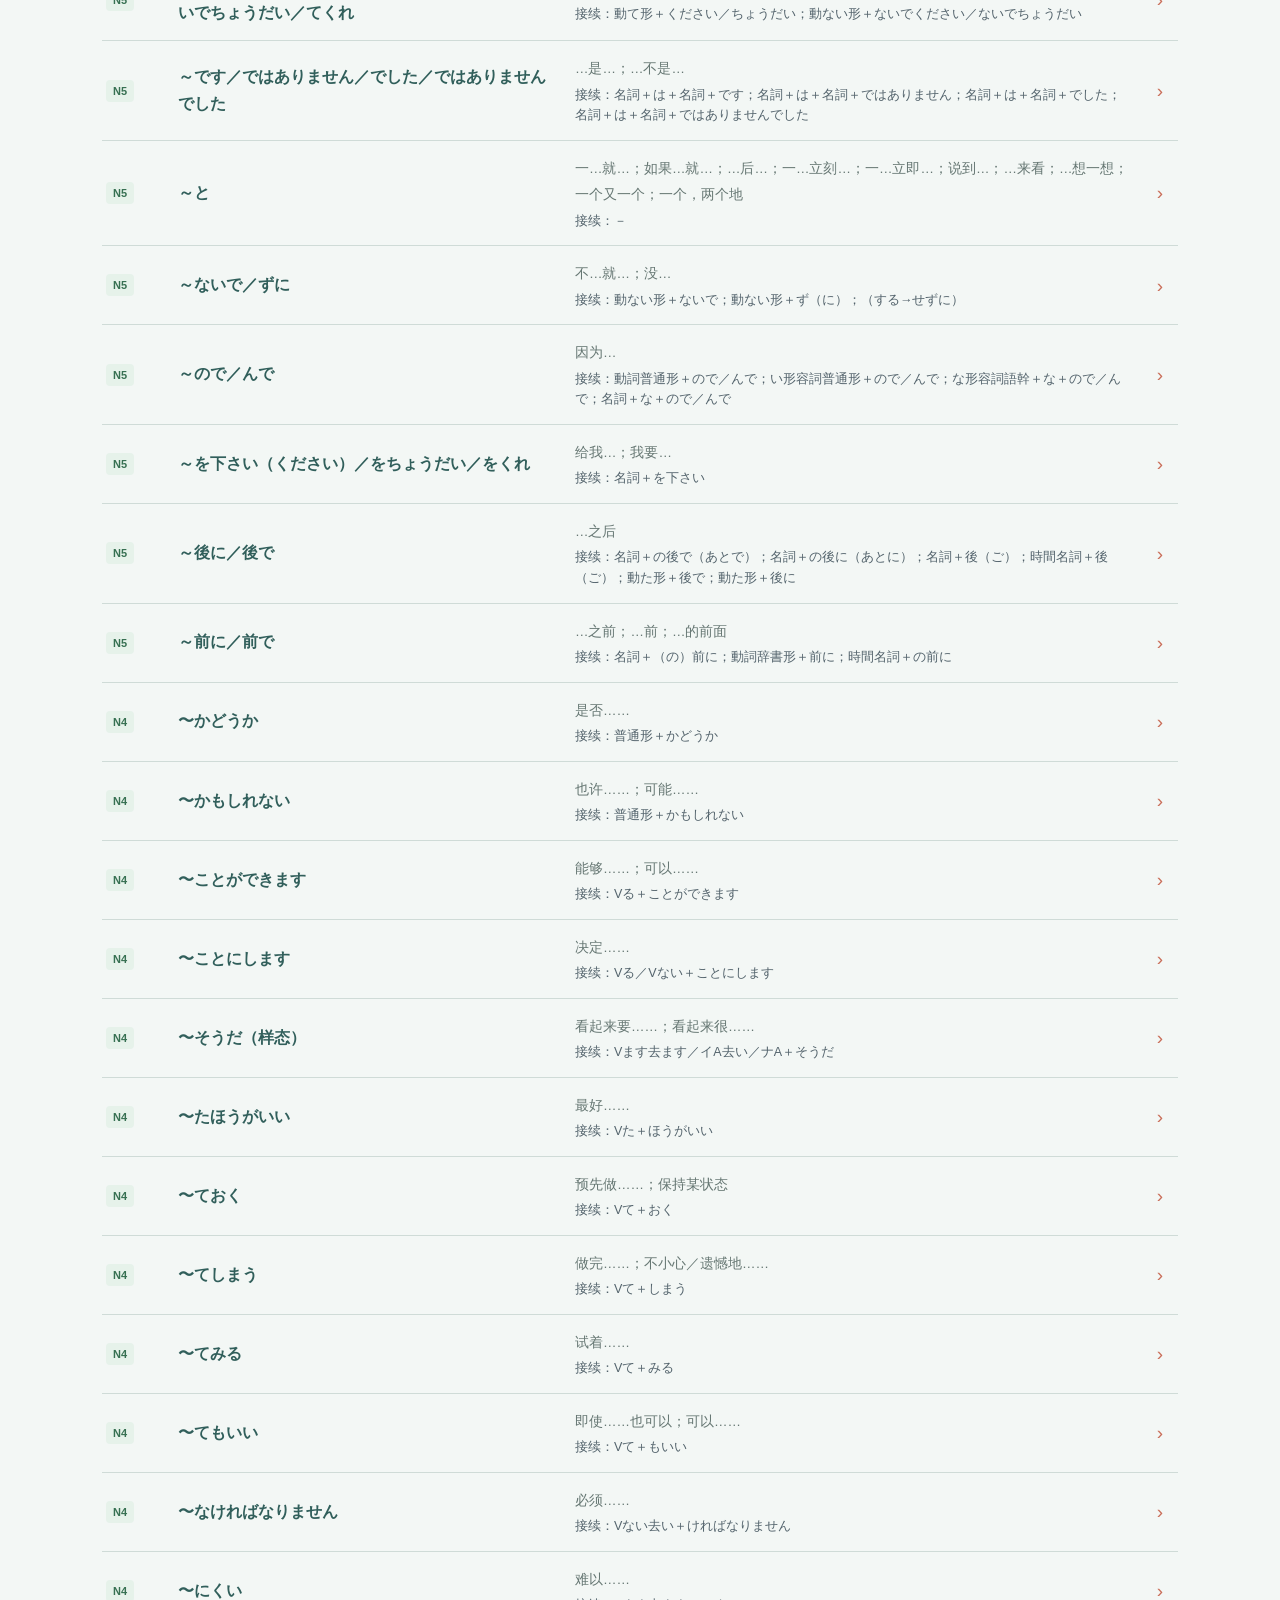
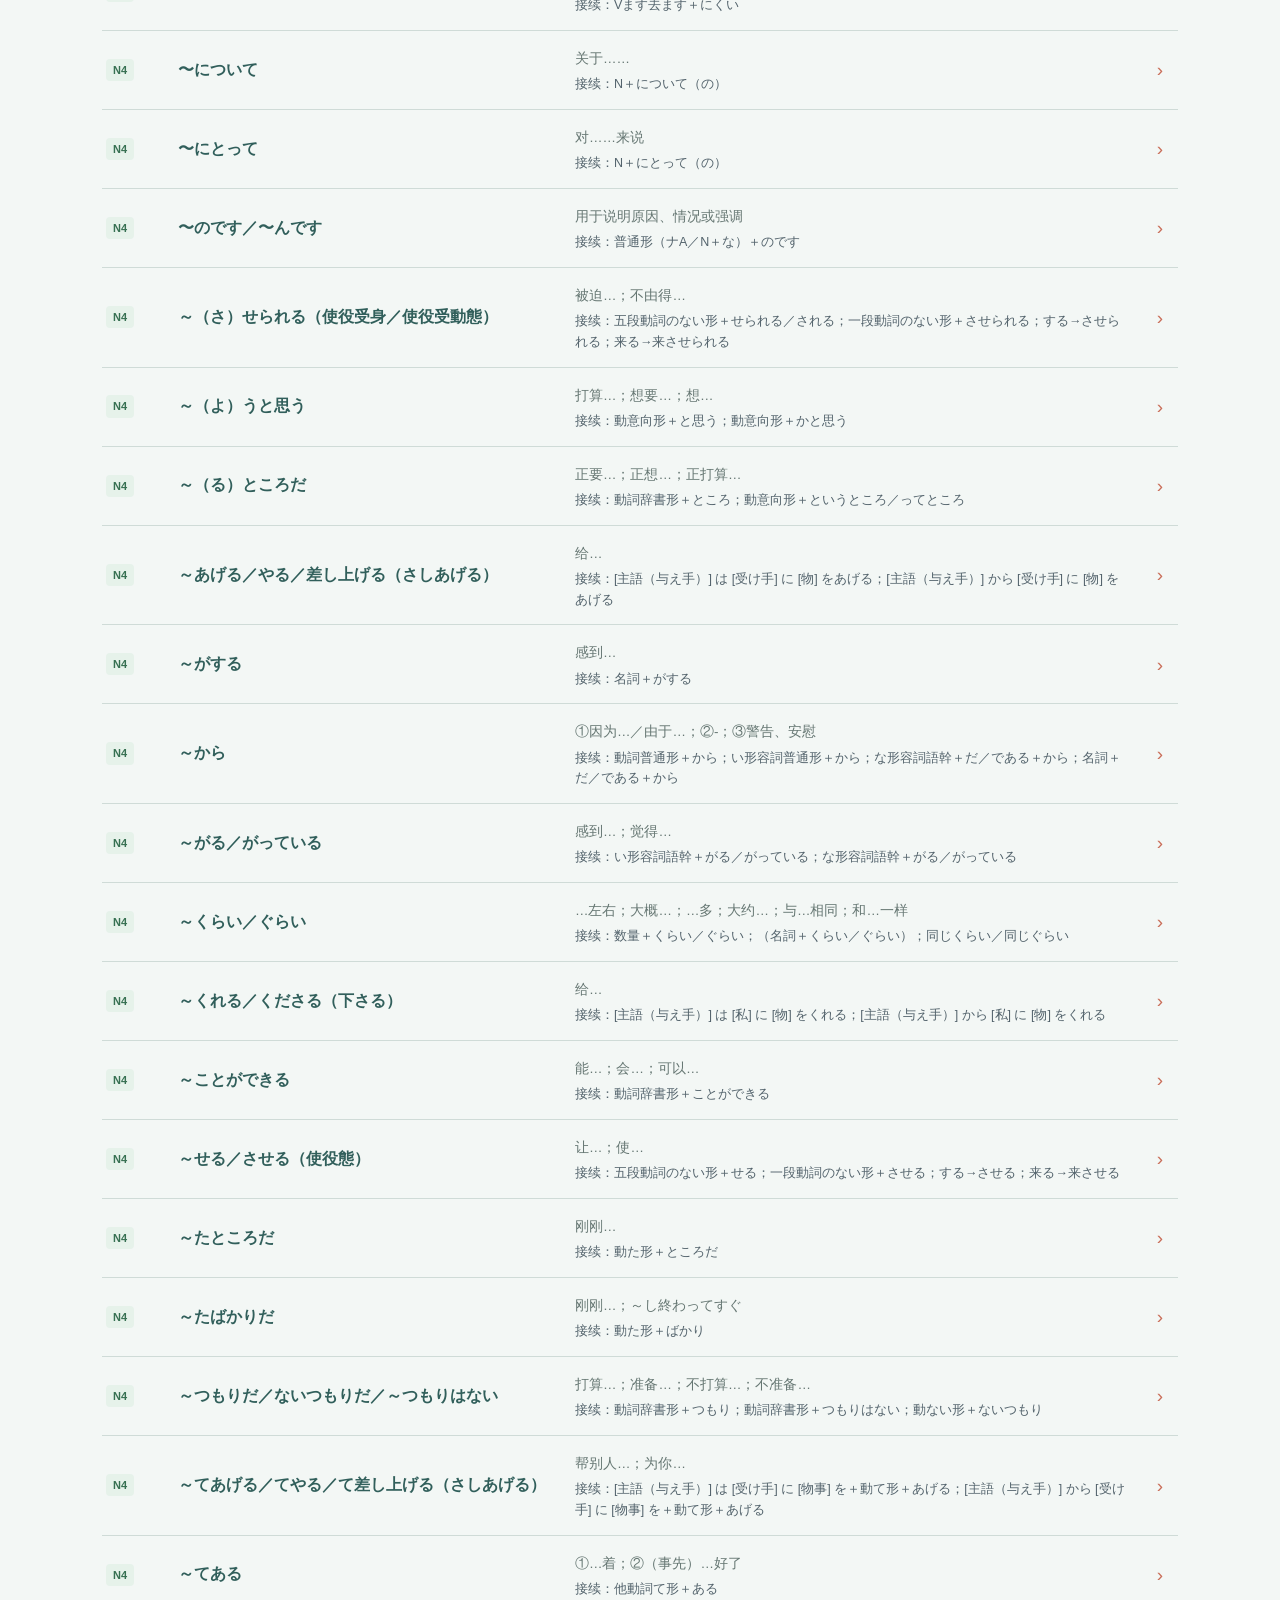
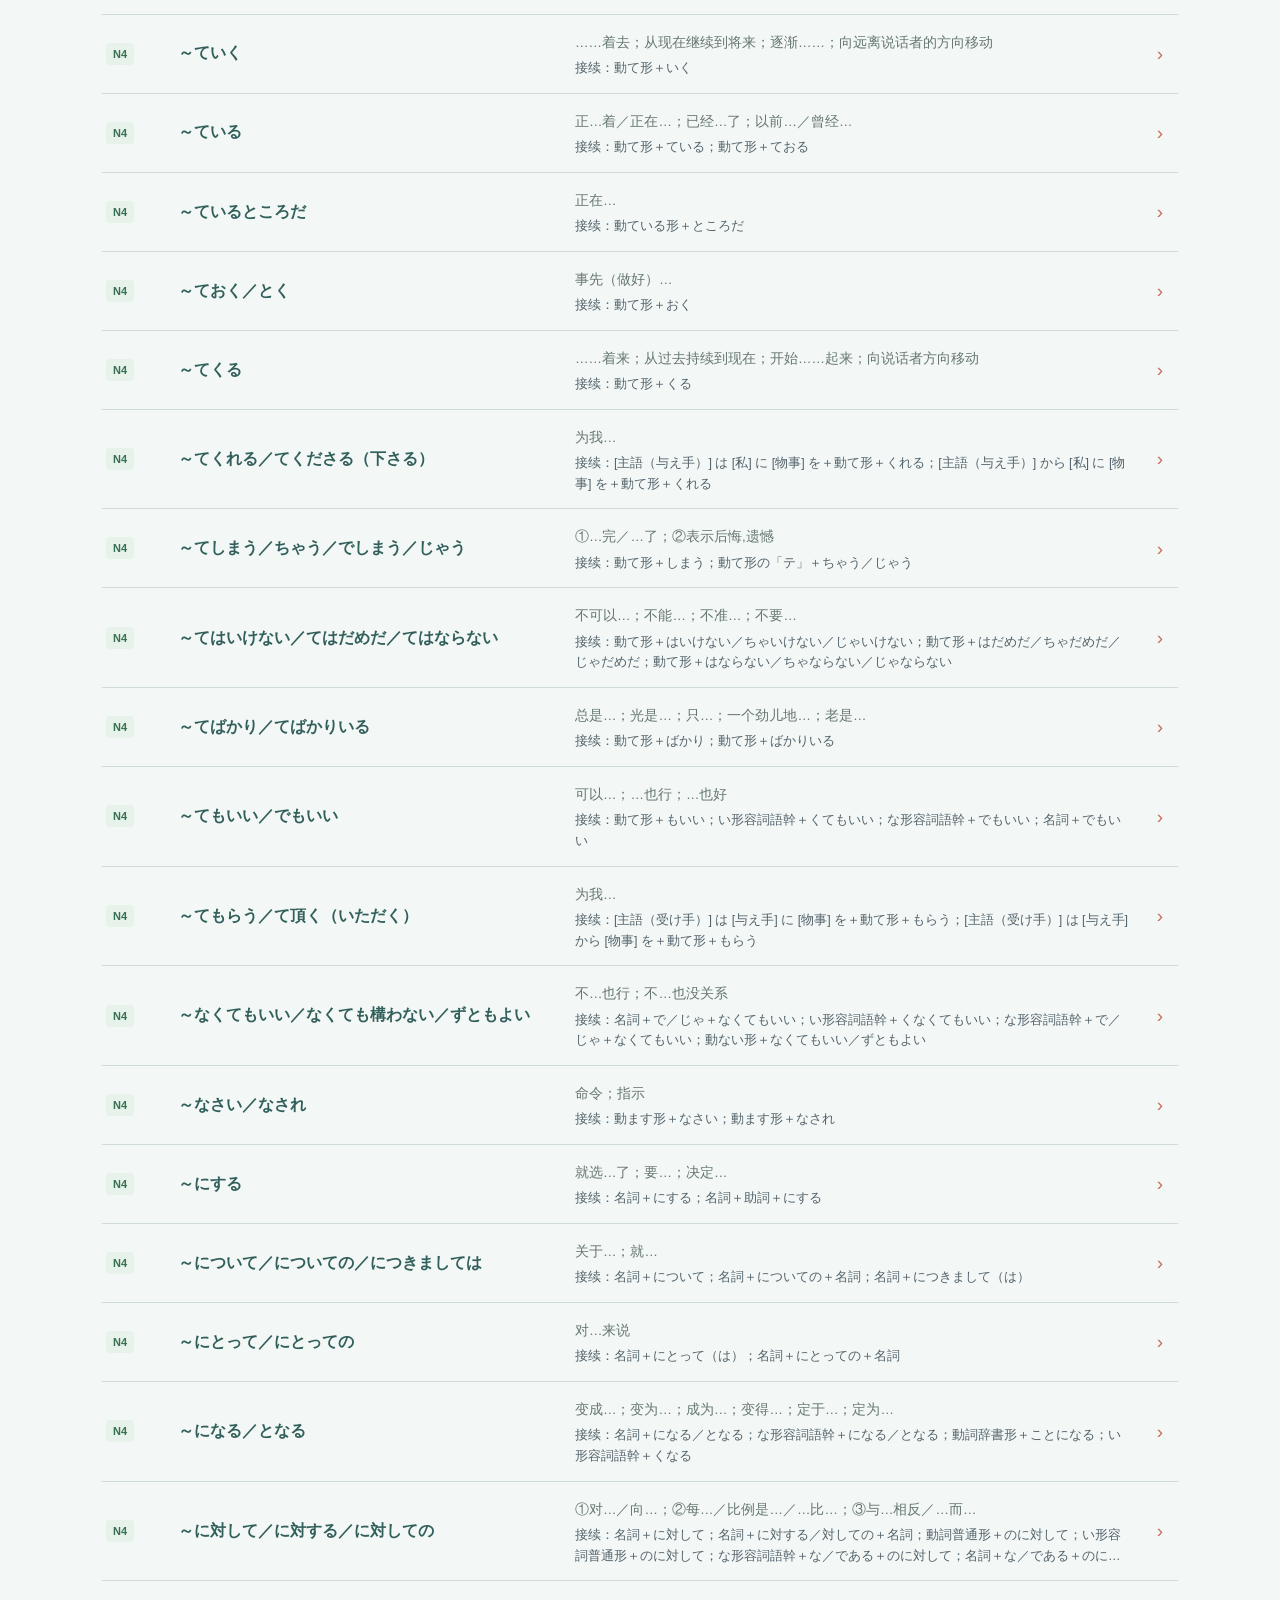
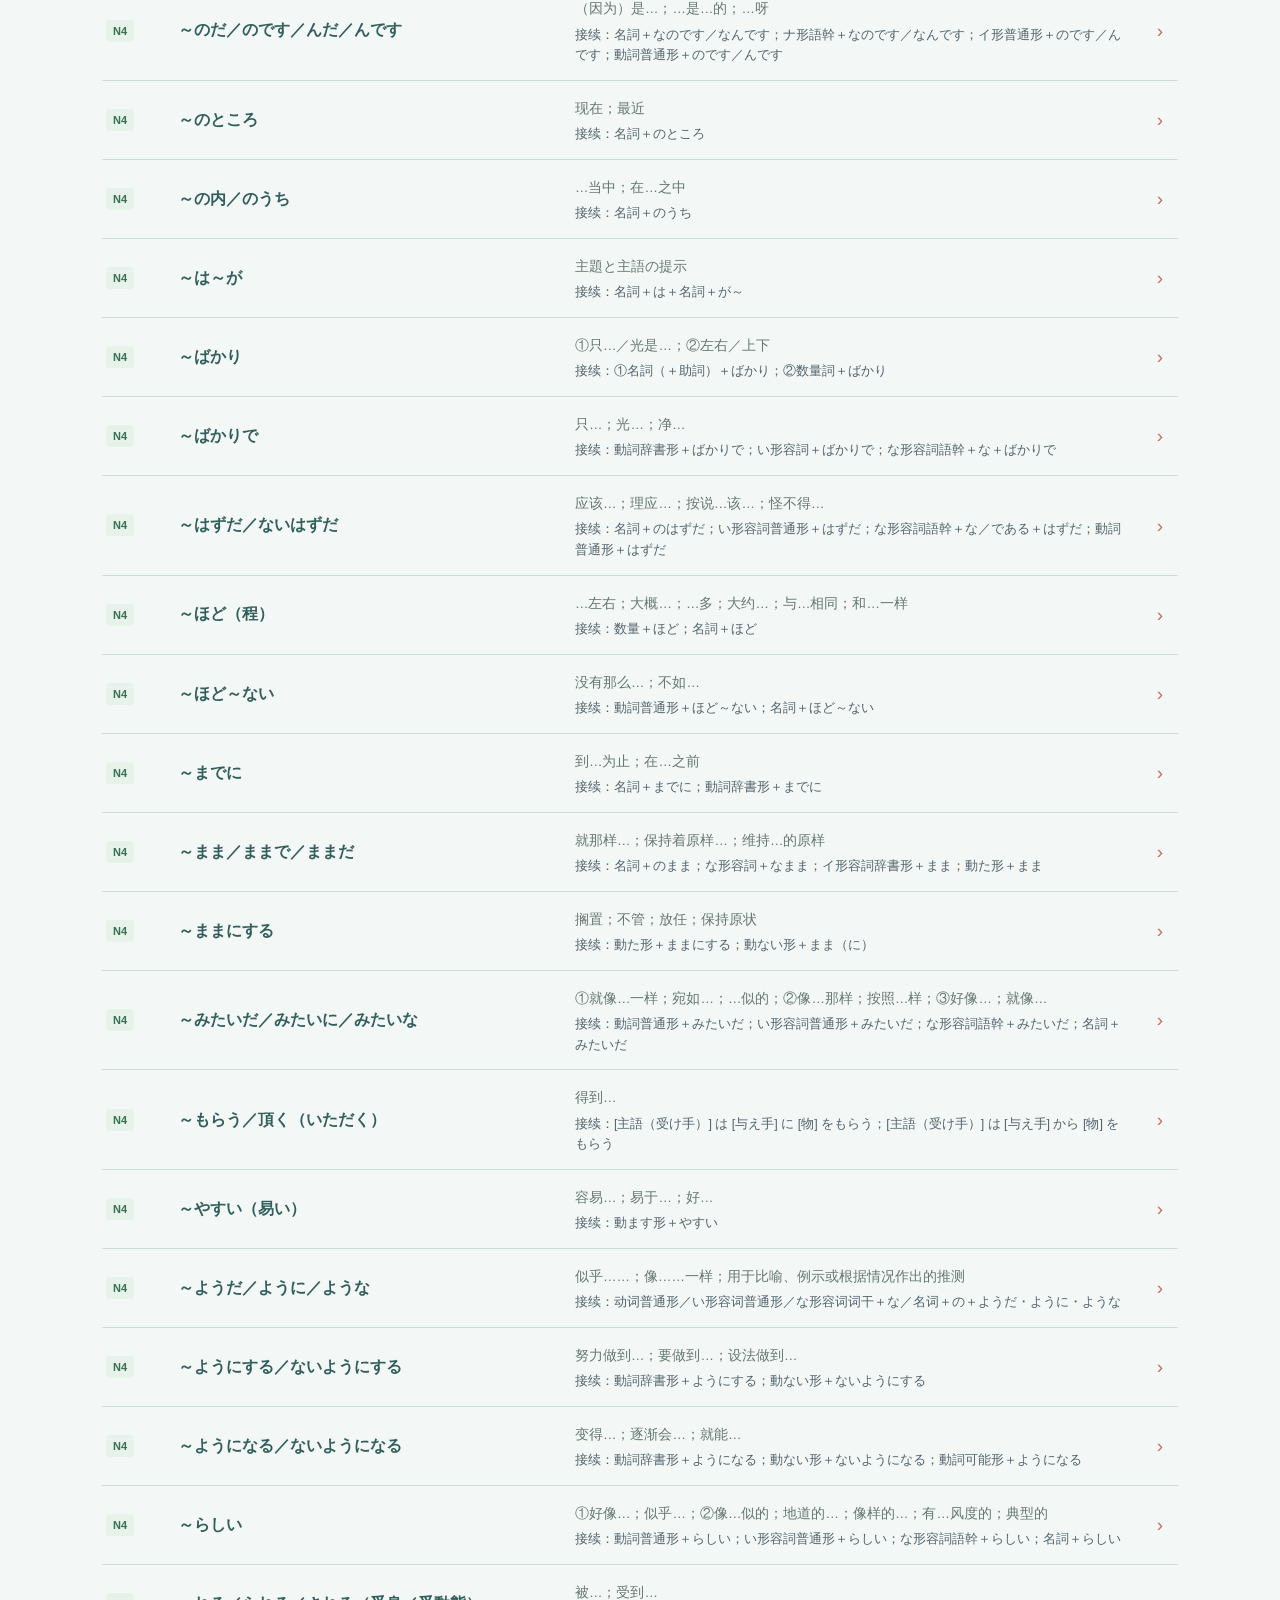
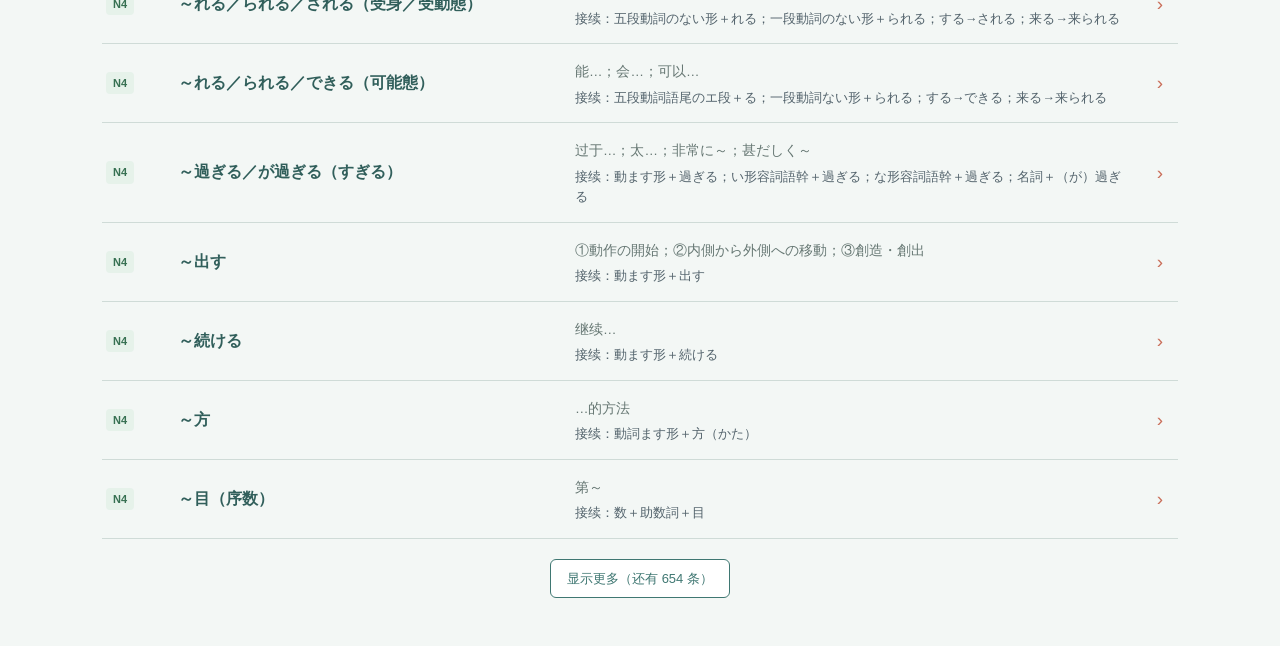
<file: grammar/index.html>
<!doctype html>
<html lang="zh-CN">
<head>
  <meta charset="utf-8">
  <meta name="viewport" content="width=device-width,initial-scale=1">
  <link rel="icon" type="image/svg+xml" href="../assets/icon.svg">
  <meta name="theme-color" content="#4c827b">
  <title>日语语法目录</title>
  <script src="../assets/theme.js"></script>
  <style>
    :root{color-scheme:light;--primary:#3f7772;--primary-strong:#315f5b;--ink:#273633;--muted:#667773;--line:#cfdbd7;--bg:#f3f7f5;--surface:#fff;--soft:#eaf3f0;--green:#377052;--badge:#e6f2ea;--accent:#c96d58}
    :root[data-theme="dark"]{color-scheme:dark;--primary:#76b5ac;--primary-strong:#91c9c1;--ink:#e5eeeb;--muted:#a7b7b3;--line:#3a4d48;--bg:#111816;--surface:#1a2421;--soft:#23322e;--green:#9dd1af;--badge:#233c31;--accent:#e28a74}
    @media(prefers-color-scheme:dark){:root:not([data-theme]){color-scheme:dark;--primary:#76b5ac;--primary-strong:#91c9c1;--ink:#e5eeeb;--muted:#a7b7b3;--line:#3a4d48;--bg:#111816;--surface:#1a2421;--soft:#23322e;--green:#9dd1af;--badge:#233c31;--accent:#e28a74}}
    *{box-sizing:border-box}
    body{margin:0;background:var(--bg);color:var(--ink);font-family:"Noto Sans SC","Microsoft YaHei","Yu Gothic UI",sans-serif;line-height:1.65;letter-spacing:0}
    a{color:var(--primary)}
    .top{background:var(--surface);border-bottom:1px solid var(--line)}
    .top-inner{max-width:1120px;margin:auto;padding:20px 22px;display:flex;align-items:center;justify-content:space-between;gap:18px}
    .top h1{font-size:22px;margin:0;font-weight:700;color:var(--primary-strong);display:flex;align-items:center;gap:10px}
    .site-icon{display:block;width:34px;height:34px;flex:0 0 auto}
    .top-actions{display:flex;align-items:center;gap:14px}.back{color:var(--primary);font-size:13px;text-decoration:none}
    .theme-toggle{font:inherit;font-size:12.5px;display:inline-flex;align-items:center;gap:6px;padding:6px 9px;border:1px solid var(--line);border-radius:6px;background:var(--surface);color:var(--ink);cursor:pointer}.theme-symbol{font-size:15px;line-height:1}
    main{max-width:1120px;margin:auto;padding:24px 22px 48px}
    .toolbar{display:grid;grid-template-columns:minmax(230px,1fr) auto;gap:14px;align-items:center;padding-bottom:18px;border-bottom:1px solid var(--line)}
    .search{width:100%;font:inherit;font-size:15px;padding:10px 12px;border:1px solid var(--line);border-radius:6px;color:var(--ink);background:var(--surface)}
    .search:focus{outline:2px solid color-mix(in srgb,var(--primary) 35%,transparent);outline-offset:1px;border-color:var(--primary)}
    .levels{display:flex;border:1px solid var(--line);border-radius:7px;overflow:hidden;background:var(--surface)}
    .levels button{font:inherit;font-size:13px;padding:8px 12px;border:0;border-right:1px solid var(--line);background:var(--surface);color:var(--muted);cursor:pointer;min-width:48px}
    .levels button:last-child{border-right:0}
    .levels button.on{background:var(--primary);color:#fff}
    .summary{display:flex;justify-content:space-between;align-items:center;gap:12px;margin:16px 0 8px;font-size:13px;color:var(--muted)}
    .summary strong{color:var(--ink)}
    .list{border-top:1px solid var(--line)}
    .row{display:grid;grid-template-columns:58px minmax(180px,1.1fr) minmax(260px,1.6fr) 28px;gap:14px;align-items:center;padding:14px 4px;border-bottom:1px solid var(--line);text-decoration:none;color:inherit}
    .row:hover{background:var(--soft)}
    .badge{justify-self:start;font-size:11px;font-weight:700;color:var(--green);background:var(--badge);border-radius:4px;padding:2px 7px}
    .title{font-size:16px;font-weight:700;color:var(--primary-strong)}
    .meaning{font-size:13.5px;color:var(--muted)}
    .pattern{font-size:12.5px;color:#53636c;margin-top:3px;display:-webkit-box;-webkit-line-clamp:2;-webkit-box-orient:vertical;overflow:hidden}
    .arrow{font-size:19px;color:var(--accent);text-align:center}
    .empty{padding:48px 0;text-align:center;color:var(--muted)}
    .more-wrap{text-align:center;margin-top:20px}
    .more{font:inherit;font-size:13px;padding:8px 16px;border:1px solid var(--primary);border-radius:6px;background:var(--surface);color:var(--primary);cursor:pointer}
    .more:hover{background:var(--soft)}
    .hide{display:none}
    @media(max-width:760px){
      .top-inner{padding:16px}
      main{padding:18px 16px 40px}
      .toolbar{grid-template-columns:1fr}
      .levels{display:grid;grid-template-columns:repeat(4,1fr)}
      .levels button{border-bottom:1px solid var(--line)}
      .levels button:nth-child(4n){border-right:0}
      .levels button:nth-last-child(-n+3){border-bottom:0}
      .row{grid-template-columns:48px 1fr 22px;gap:9px;padding:13px 2px}
      .row-copy{grid-column:2}
      .arrow{grid-column:3;grid-row:1 / span 2}
      .meaning{margin-top:3px}
    }
  </style>
</head>
<body>
  <header class="top">
    <div class="top-inner">
      <h1><img class="site-icon" src="../assets/icon.svg" alt="">日语语法目录</h1>
      <div class="top-actions"><a class="back" href="quiz.html">语法练习</a><a class="back" href="../index.html">返回学习工具</a><a class="back" href="../thanks/index.html">特别鸣谢</a><button id="themeToggle" class="theme-toggle" type="button" aria-label="切换配色"></button></div>
    </div>
  </header>
  <main>
    <div class="toolbar">
      <input id="search" class="search" type="search" placeholder="搜索文型、中文意思或接续" aria-label="搜索语法">
      <div id="levels" class="levels" aria-label="语法等级"></div>
    </div>
    <div class="summary"><span id="summary">正在读取语法数据</span><span id="shown"></span></div>
    <div id="list" class="list"></div>
    <div class="more-wrap"><button id="more" class="more hide" type="button">显示更多</button></div>
  </main>
  <script src="../data/grammar.js"></script>
  <script>
    (function () {
      'use strict';
      var levels = ['all', 'N5', 'N4', 'N3', 'N2', 'N1', 'EJU'];
      var selected = new URLSearchParams(location.search).get('level') || 'all';
      if (levels.indexOf(selected) < 0) selected = 'all';
      var query = '';
      var limit = 100;
      var data = window.JA_GRAMMAR || [];
      var $ = function (id) { return document.getElementById(id); };
      var esc = function (value) {
        return String(value == null ? '' : value).replace(/[&<>"']/g, function (character) {
          return {'&':'&amp;','<':'&lt;','>':'&gt;','"':'&quot;',"'":'&#39;'}[character];
        });
      };

      function buildTabs() {
        $('levels').innerHTML = levels.map(function (level) {
          var label = level === 'all' ? '全部' : level;
          return '<button type="button" data-level="' + level + '" class="' + (level === selected ? 'on' : '') + '">' + label + '</button>';
        }).join('');
      }

      function filtered() {
        var needle = query.trim().toLowerCase();
        return data.filter(function (item) {
          if (selected !== 'all' && item.level !== selected) return false;
          if (!needle) return true;
          return [item.title, item.meaning, item.pattern].join(' ').toLowerCase().indexOf(needle) >= 0;
        });
      }

      function render() {
        var items = filtered();
        var visible = items.slice(0, limit);
        var exampleCount = items.reduce(function (total, item) {
          return total + (Array.isArray(item.examples) ? item.examples.length : (item.example ? 1 : 0));
        }, 0);
        $('summary').innerHTML = '<strong>' + items.length + '</strong> 条匹配结果 · 例句 ' + exampleCount + ' 组 · 全库 ' + data.length + ' 条';
        $('shown').textContent = visible.length < items.length ? '已显示 ' + visible.length + ' 条' : '';
        $('list').innerHTML = visible.length ? visible.map(function (item) {
          return '<a class="row" href="detail.html?id=' + encodeURIComponent(item.id) + '">' +
            '<span class="badge">' + esc(item.level) + '</span>' +
            '<span><span class="title">' + esc(item.title) + '</span></span>' +
            '<span class="row-copy"><span class="meaning">' + esc(item.meaning) + '</span>' +
            '<span class="pattern">接续：' + esc(item.pattern) + '</span></span>' +
            '<span class="arrow" aria-hidden="true">›</span></a>';
        }).join('') : '<div class="empty">没有找到匹配的语法条目。</div>';
        $('more').classList.toggle('hide', visible.length >= items.length);
        $('more').textContent = '显示更多（还有 ' + Math.max(0, items.length - visible.length) + ' 条）';
      }

      buildTabs();
      render();
      $('levels').addEventListener('click', function (event) {
        var button = event.target.closest('button[data-level]');
        if (!button) return;
        selected = button.dataset.level;
        limit = 100;
        Array.prototype.forEach.call(this.querySelectorAll('button'), function (item) {
          item.classList.toggle('on', item === button);
        });
        render();
      });
      $('search').addEventListener('input', function () {
        query = this.value;
        limit = 100;
        render();
      });
      $('more').addEventListener('click', function () {
        limit += 100;
        render();
      });
    })();
  </script>
</body>
</html>
</file>
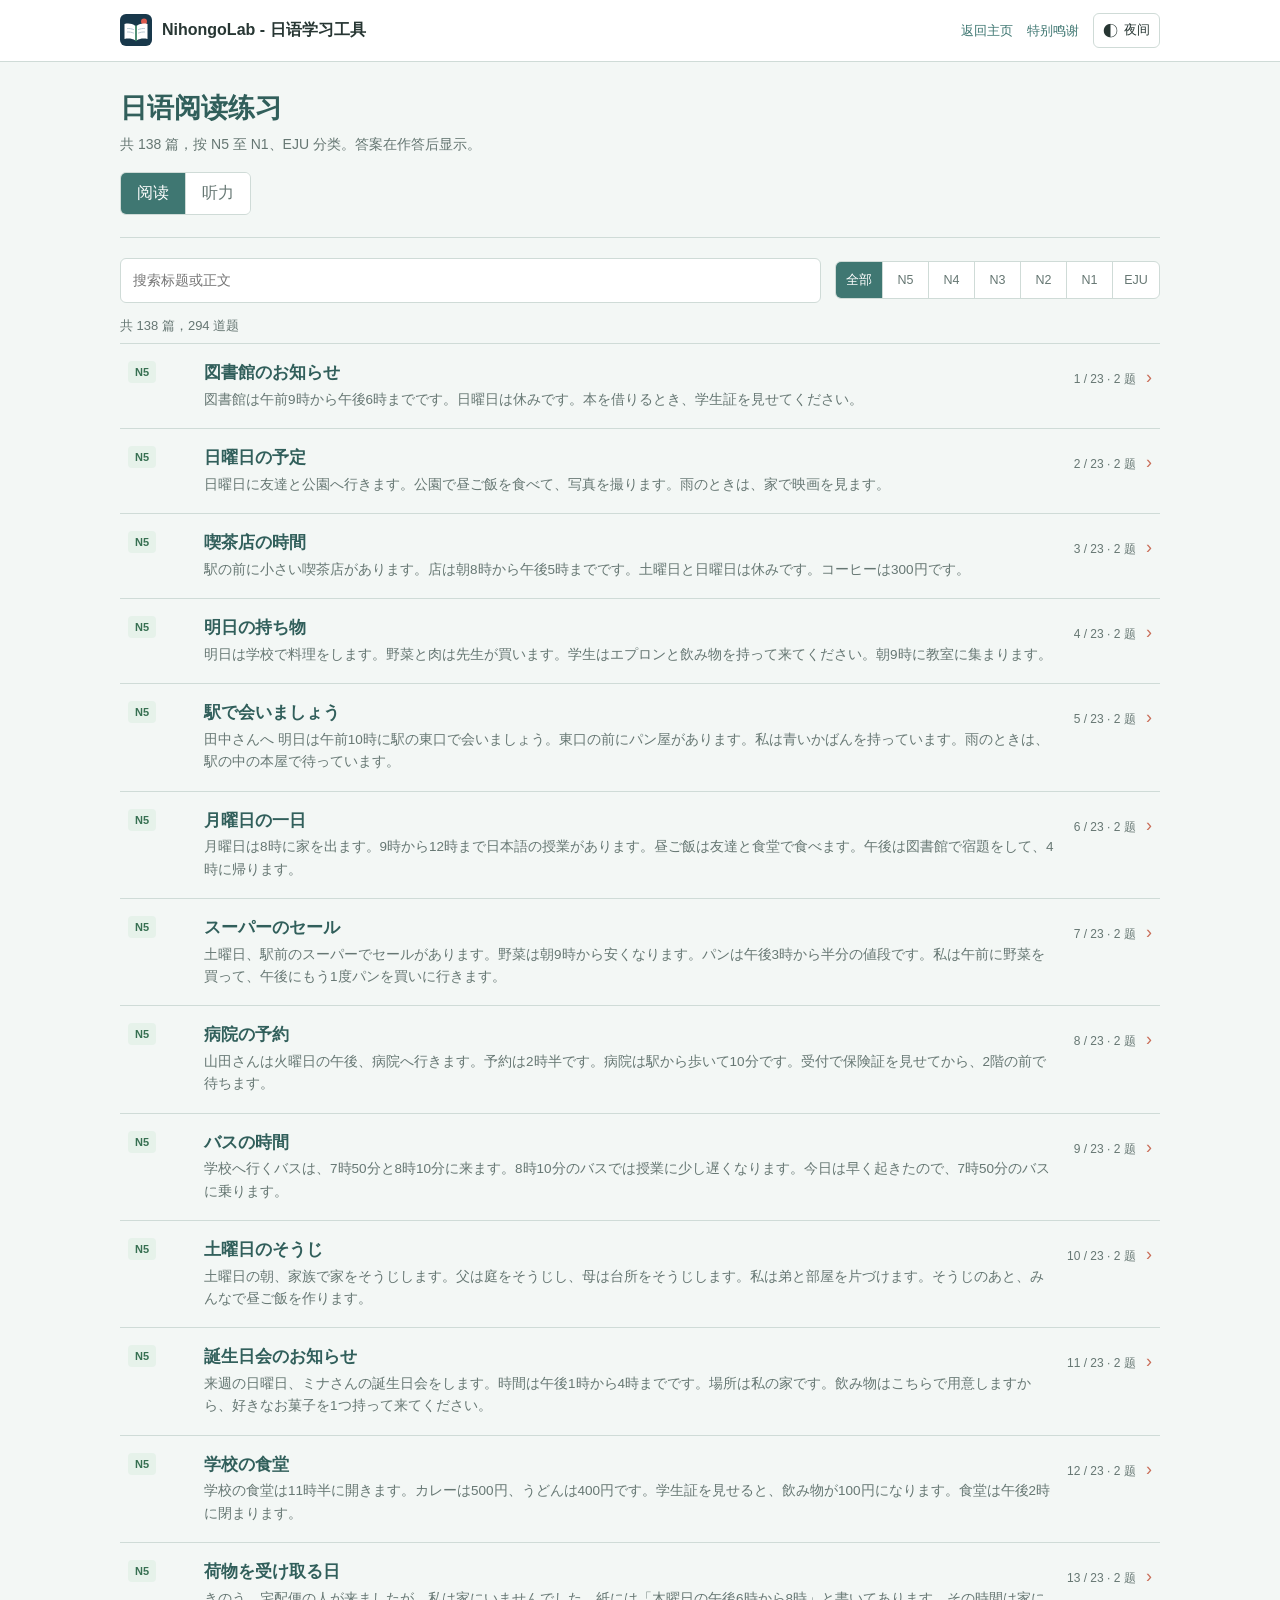
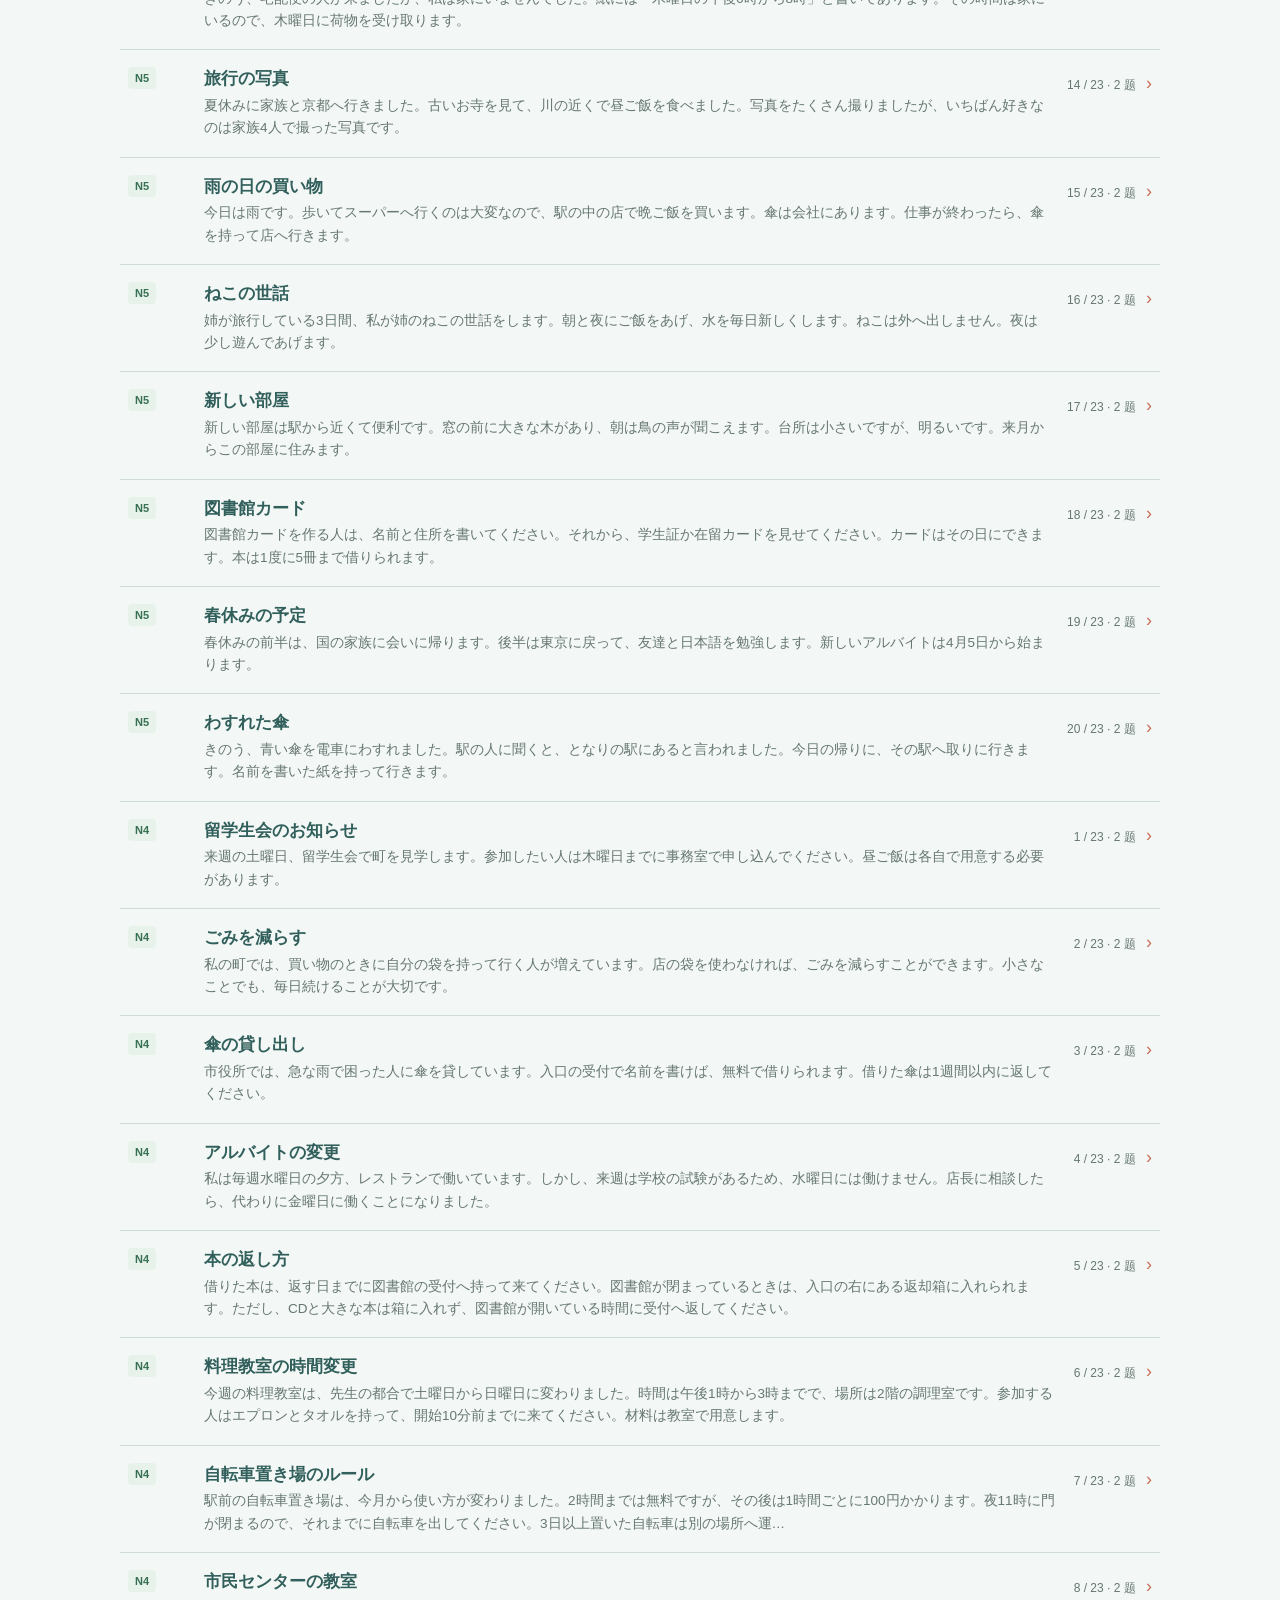
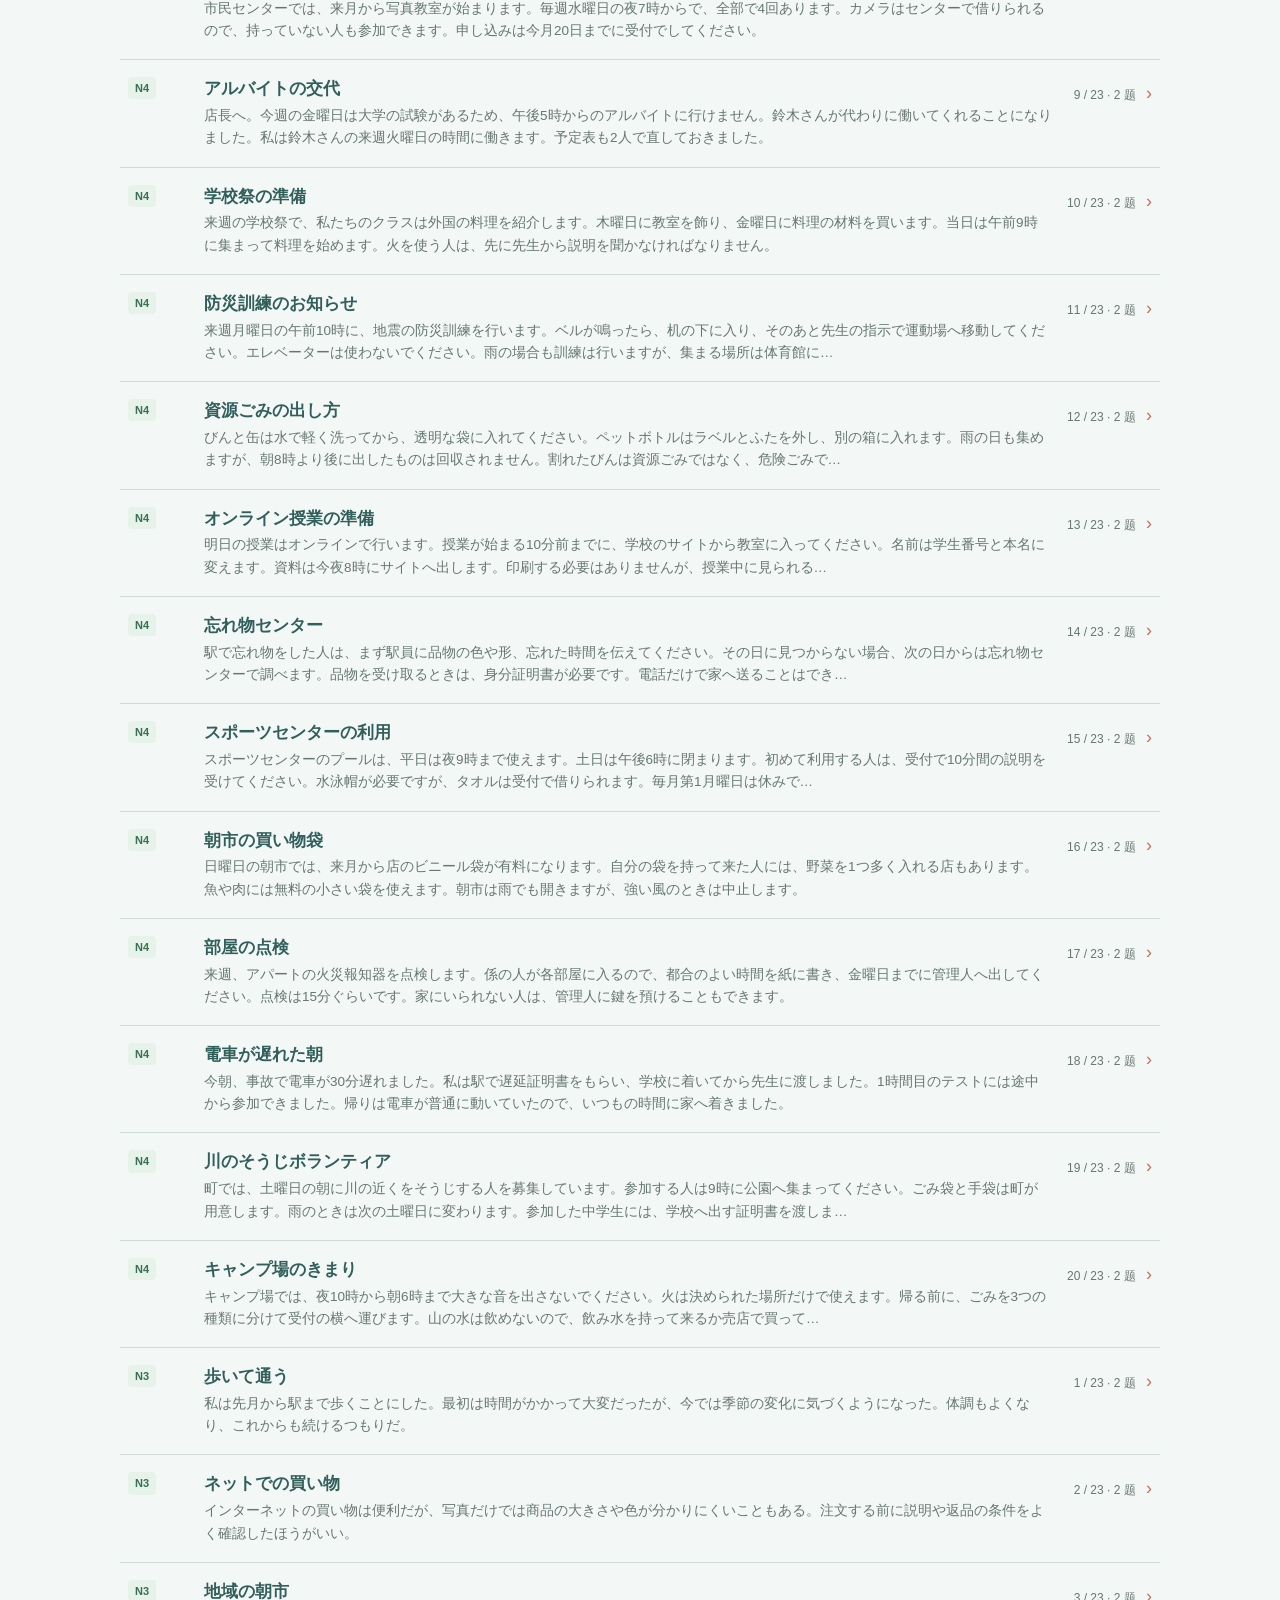
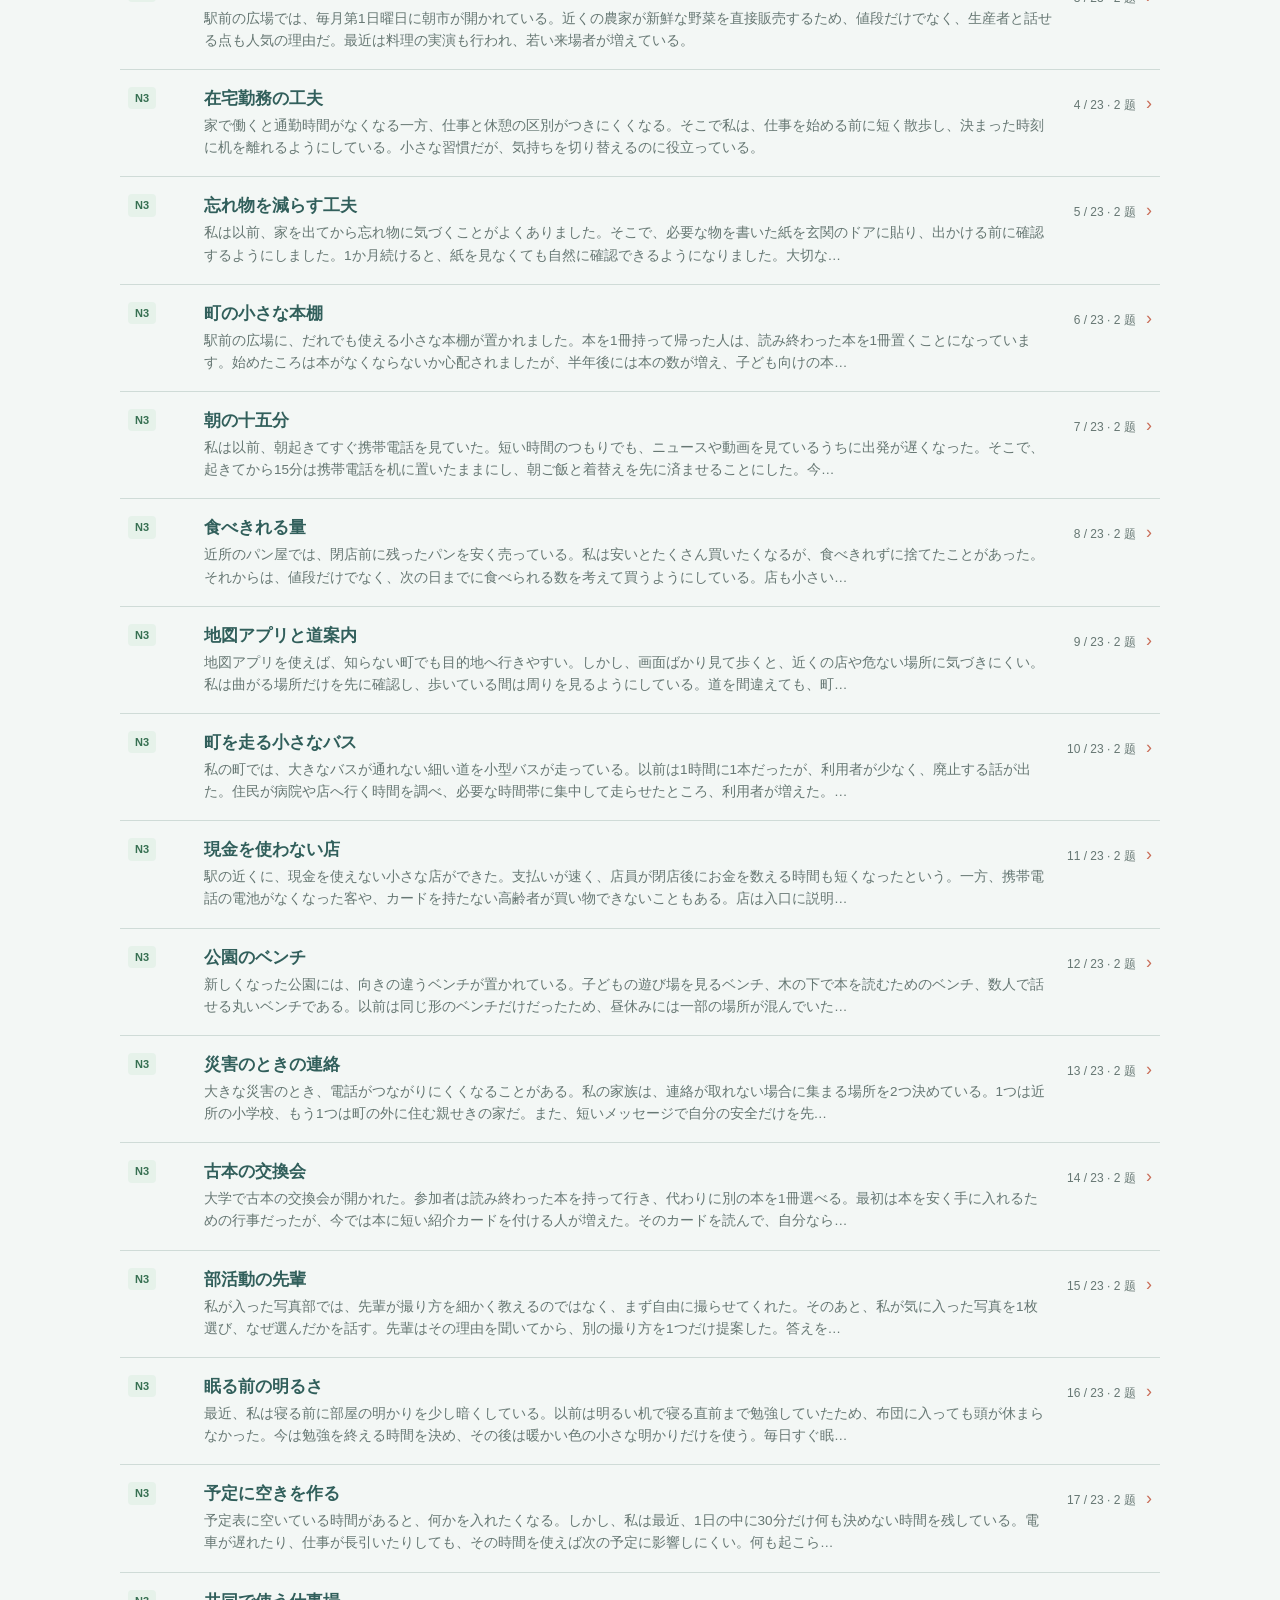
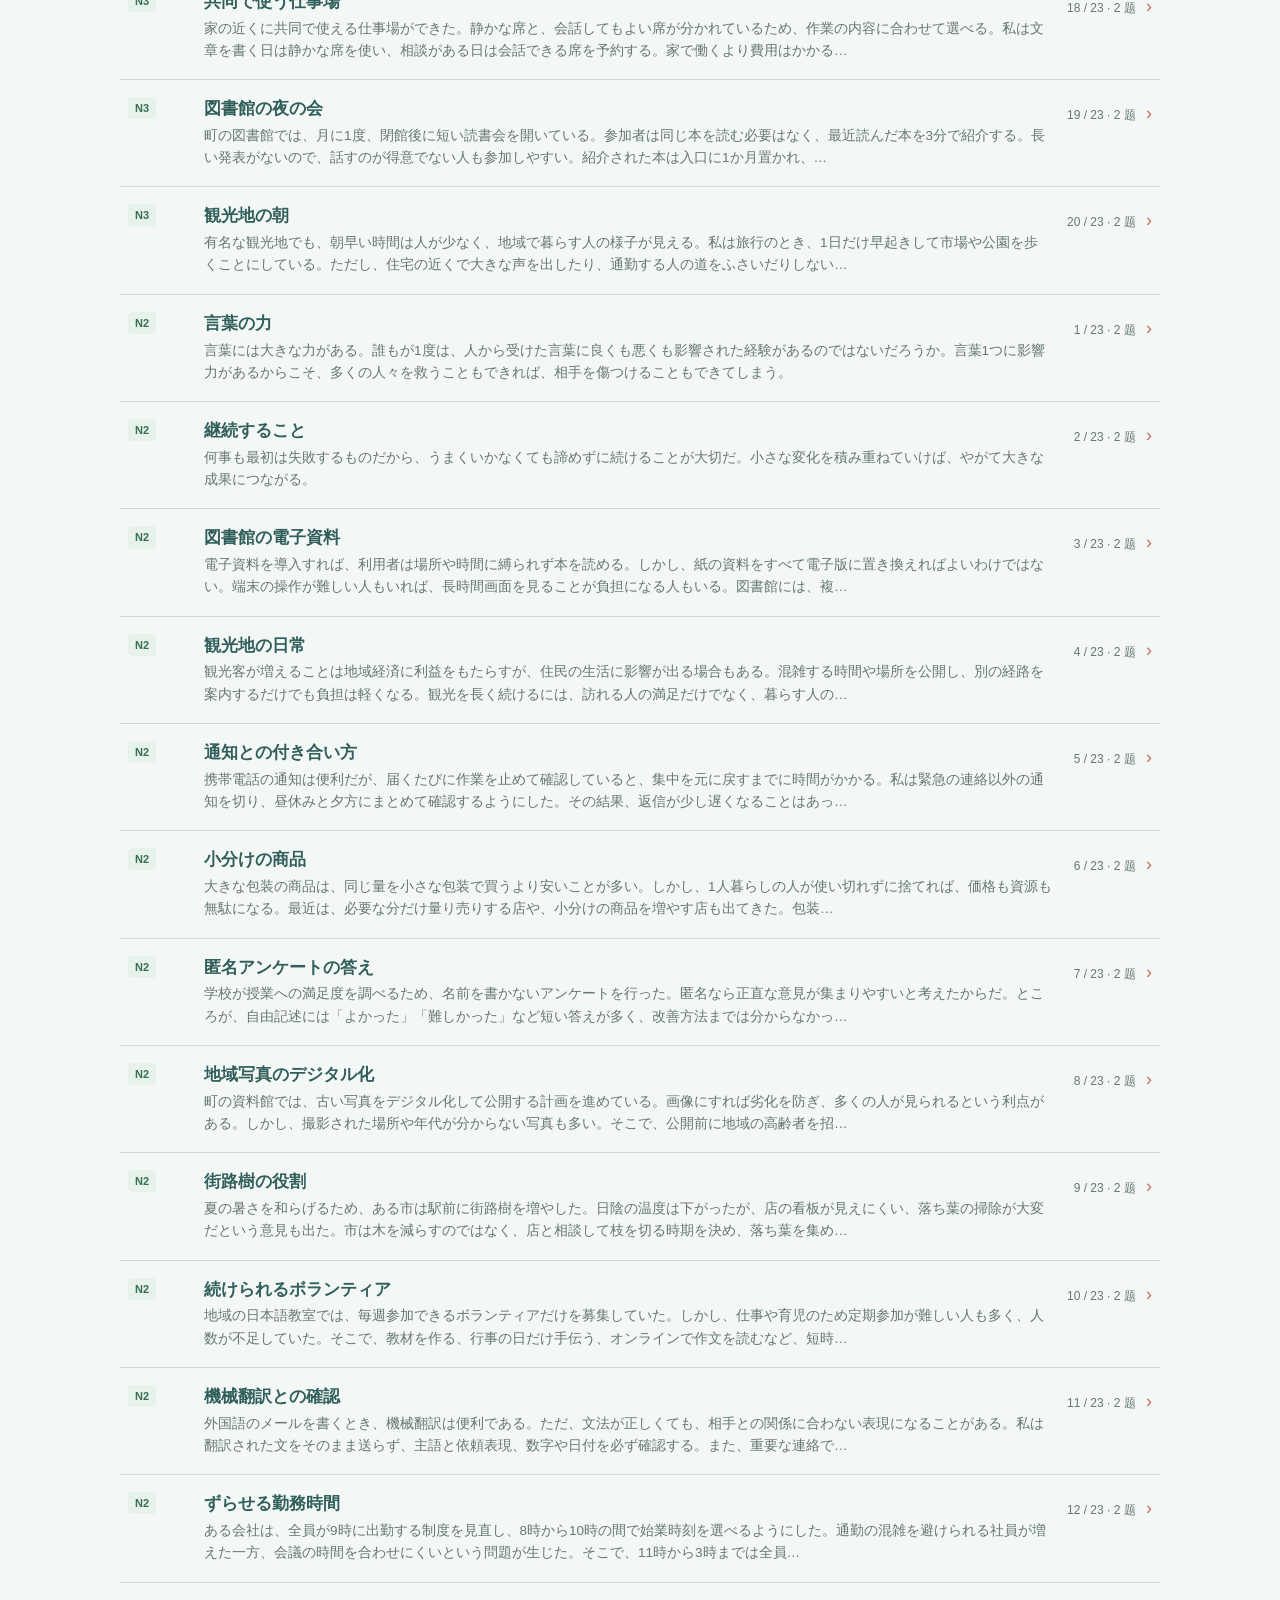
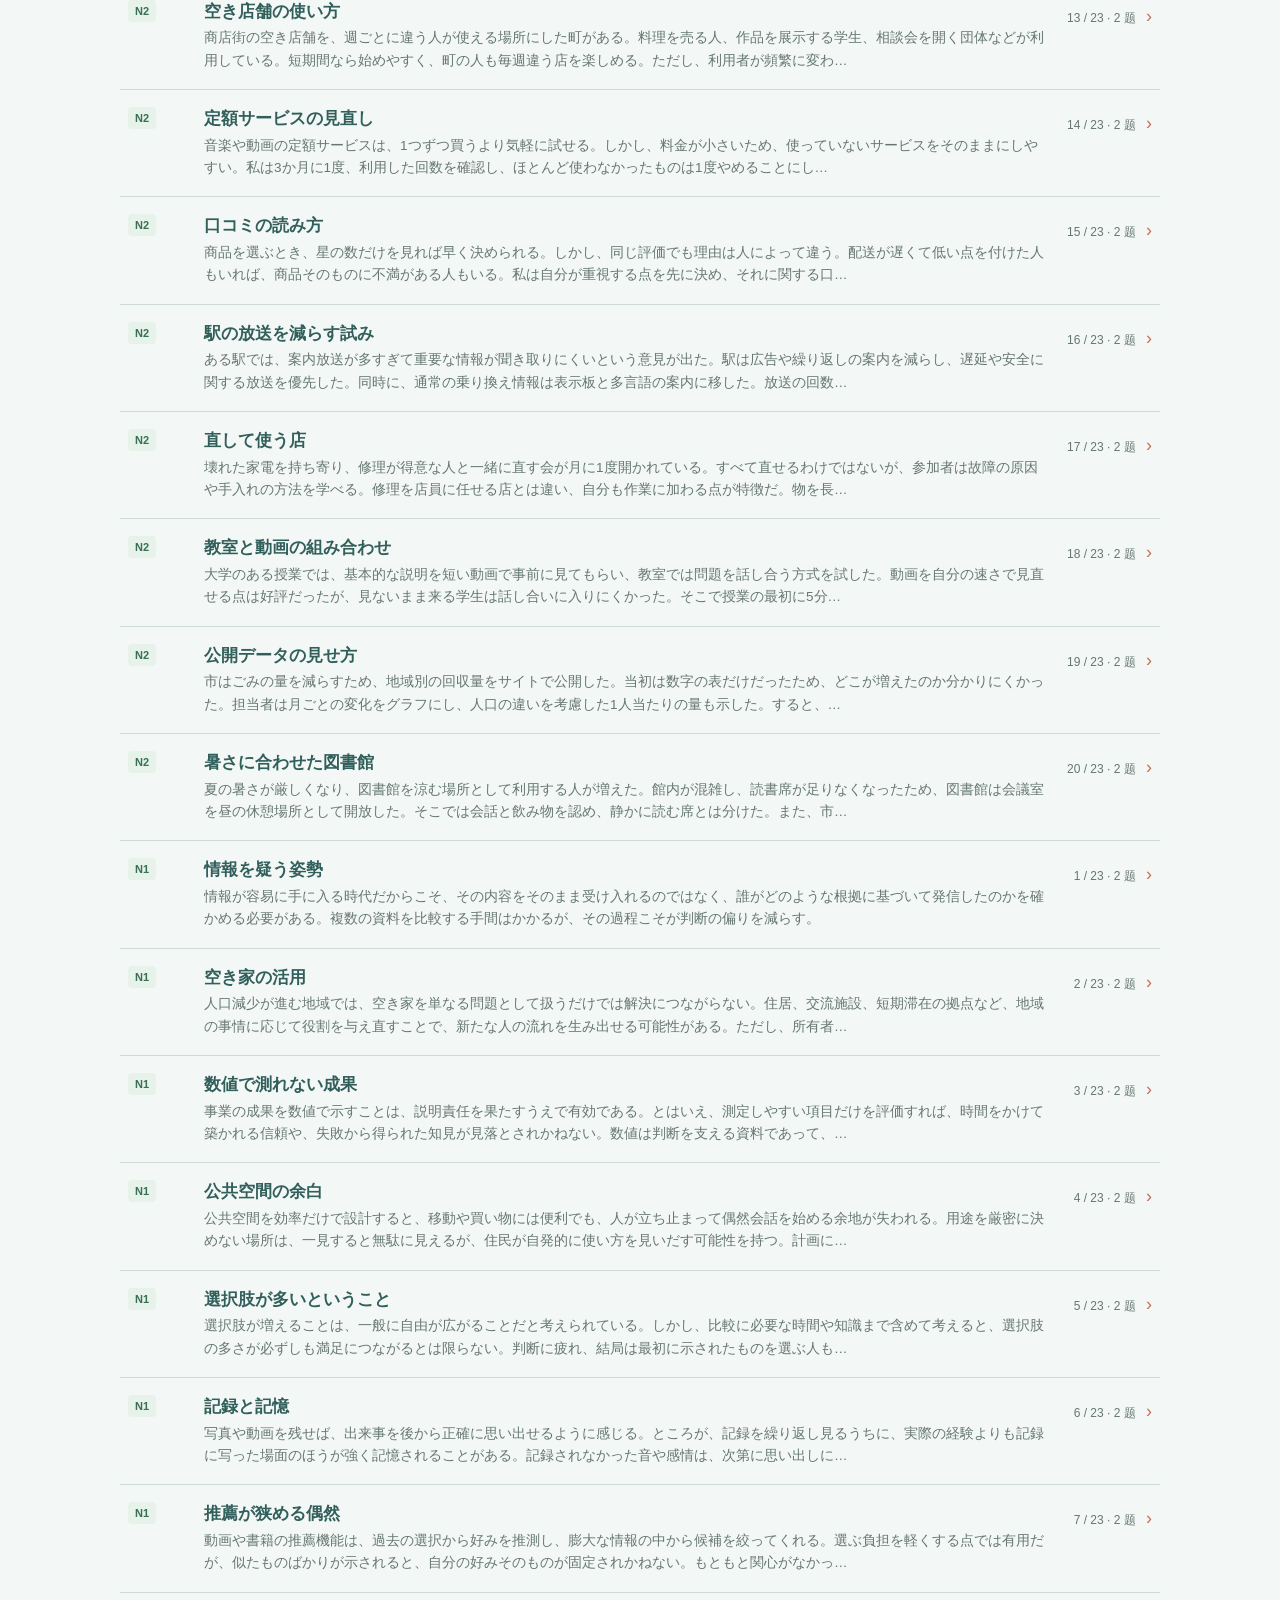
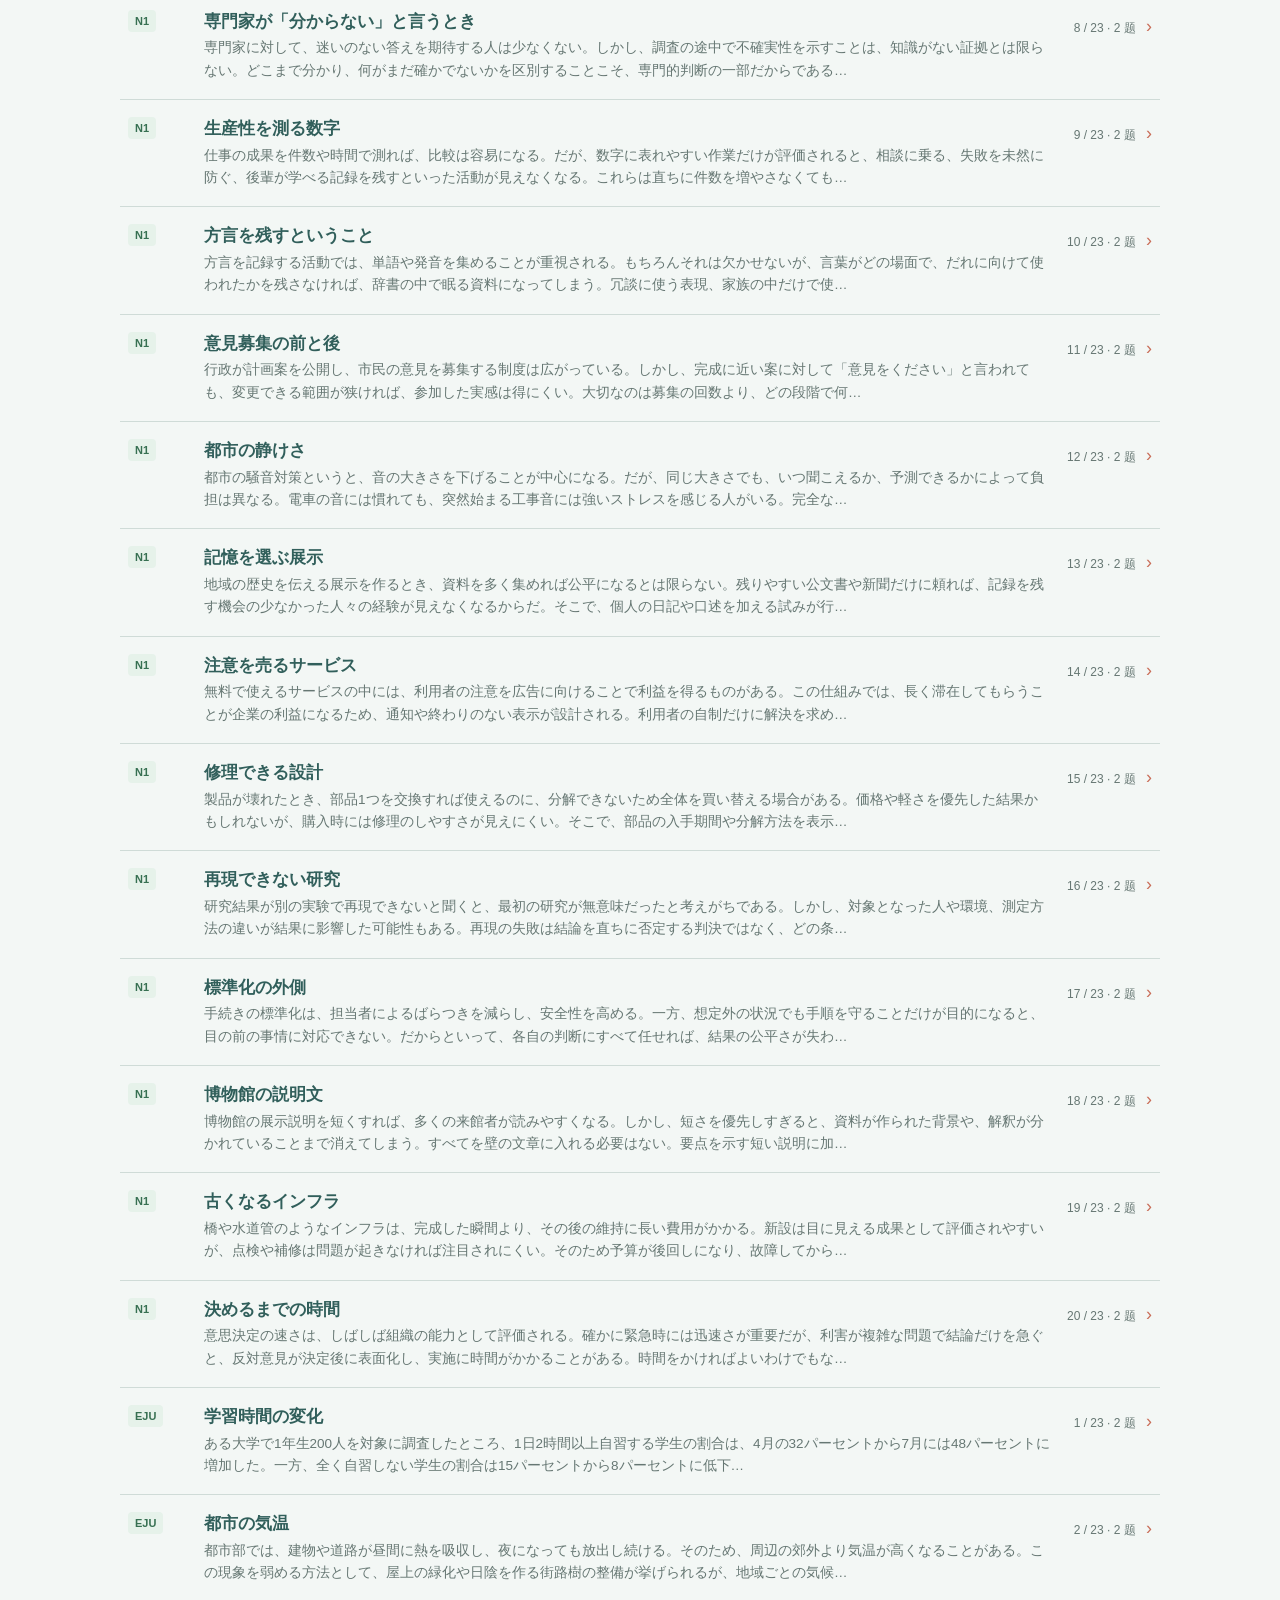
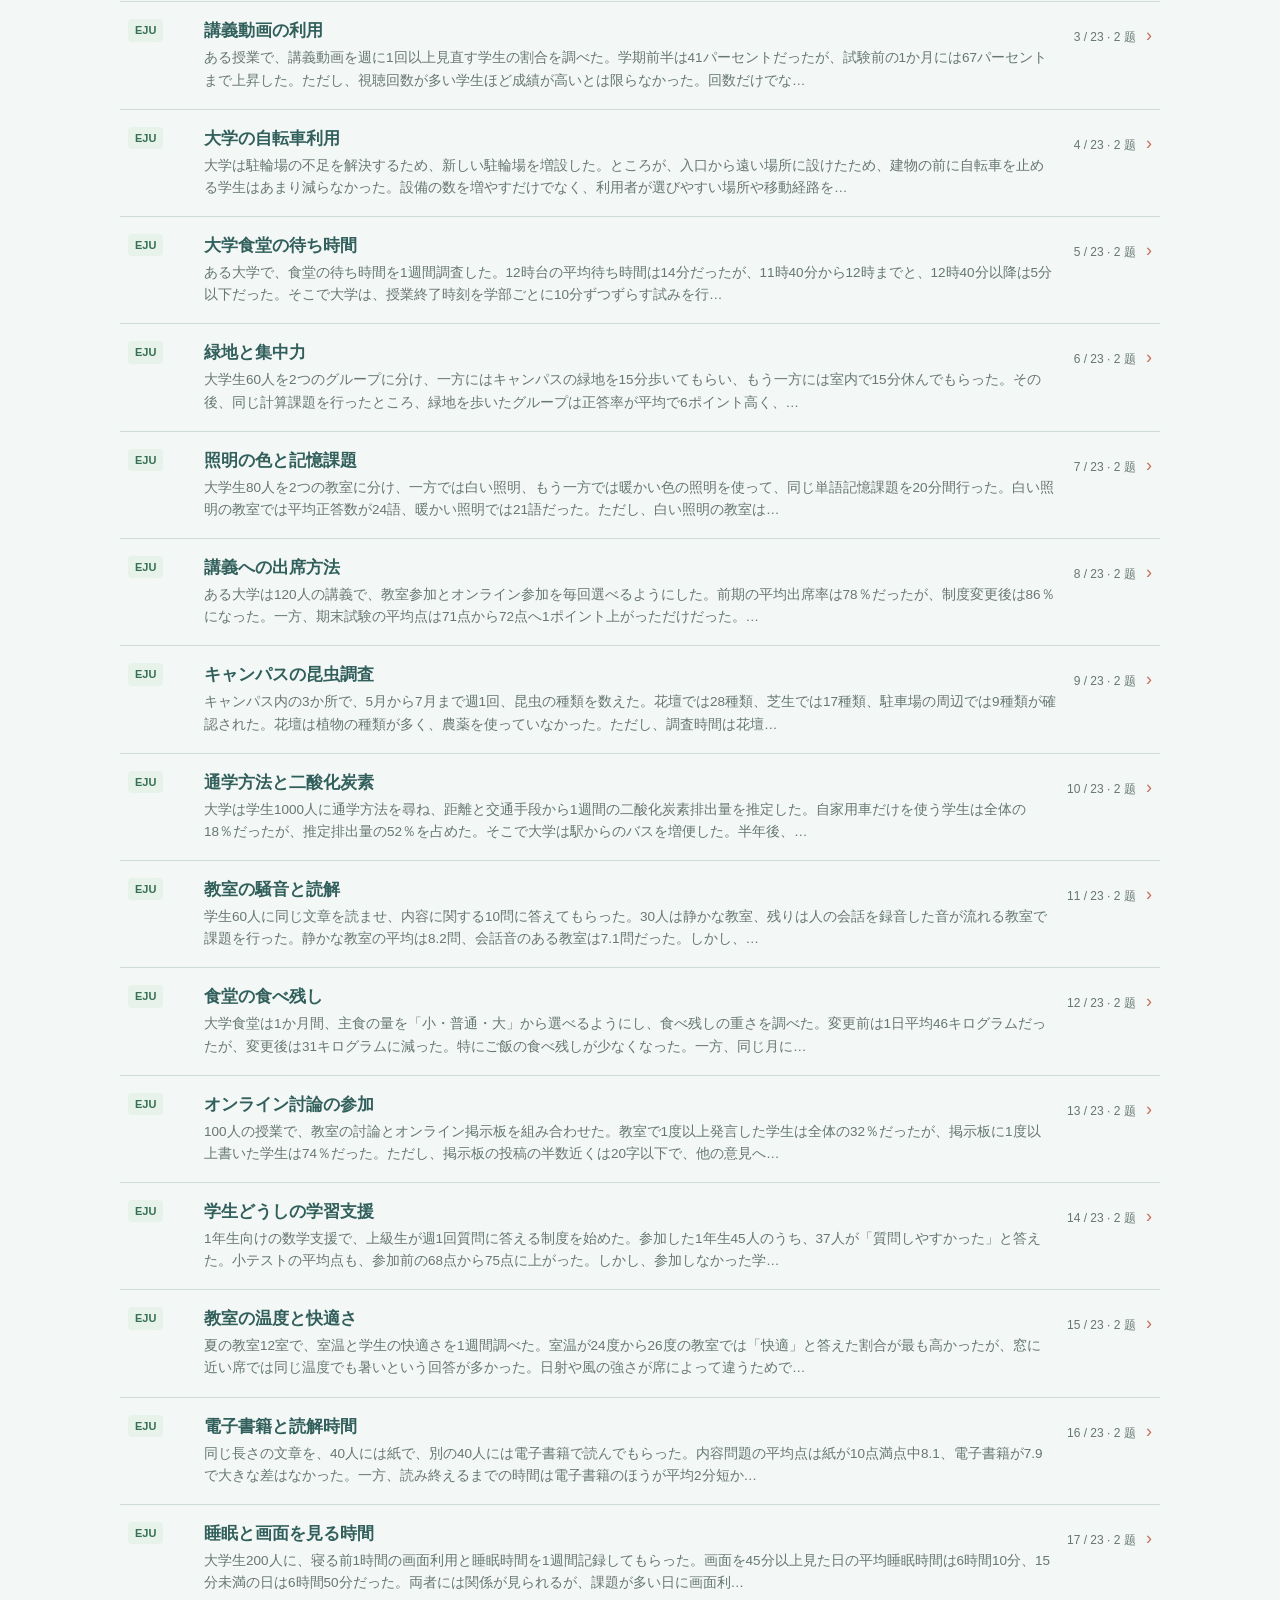
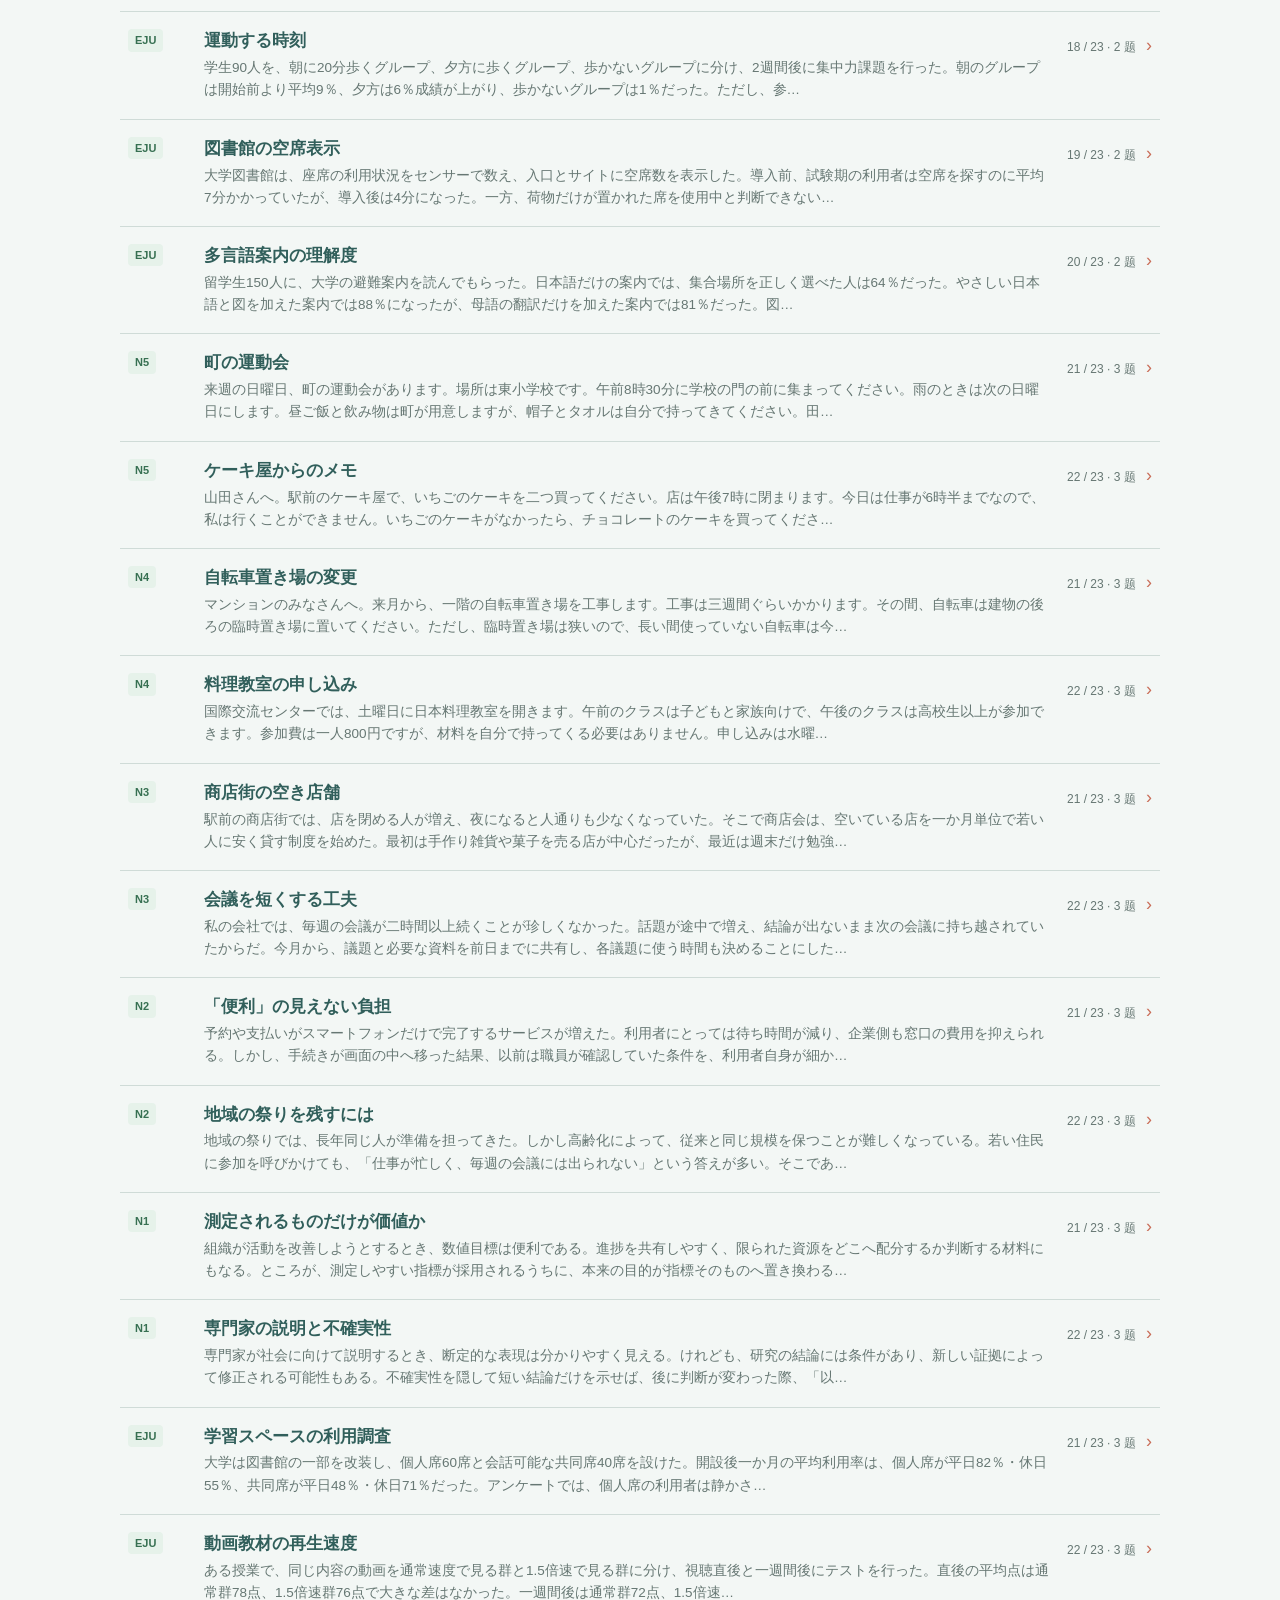
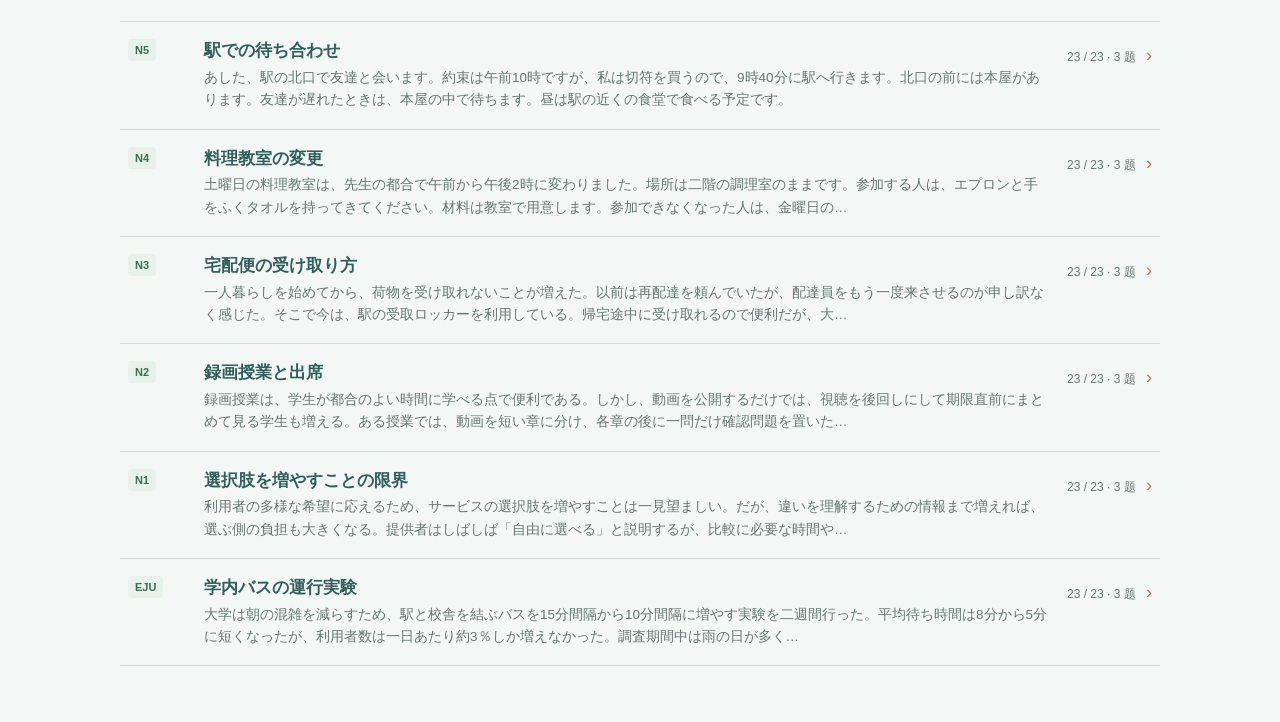
<file: reading/index.html>
<!doctype html>
<html lang="zh-CN">
<head>
  <meta charset="utf-8">
  <meta name="viewport" content="width=device-width,initial-scale=1">
  <link rel="icon" type="image/svg+xml" href="../assets/icon.svg">
  <meta name="theme-color" content="#4c827b">
  <title>日语阅读练习</title>
  <script src="../assets/theme.js"></script>
  <style>
    :root{color-scheme:light;--primary:#3f7772;--primary-strong:#315f5b;--accent:#c96d58;--ink:#273633;--muted:#667773;--line:#cfdbd7;--bg:#f3f7f5;--surface:#fff;--soft:#eaf3f0;--badge:#e6f2ea;--badge-ink:#377052;--shadow:0 8px 24px rgba(33,69,62,.07)}
    :root[data-theme="dark"]{color-scheme:dark;--primary:#76b5ac;--primary-strong:#91c9c1;--accent:#e28a74;--ink:#e5eeeb;--muted:#a7b7b3;--line:#3a4d48;--bg:#111816;--surface:#1a2421;--soft:#23322e;--badge:#233c31;--badge-ink:#9dd1af;--shadow:none}
    @media(prefers-color-scheme:dark){:root:not([data-theme]){color-scheme:dark;--primary:#76b5ac;--primary-strong:#91c9c1;--accent:#e28a74;--ink:#e5eeeb;--muted:#a7b7b3;--line:#3a4d48;--bg:#111816;--surface:#1a2421;--soft:#23322e;--badge:#233c31;--badge-ink:#9dd1af;--shadow:none}}
    *{box-sizing:border-box}body{margin:0;background:var(--bg);color:var(--ink);font-family:"Noto Sans SC","Microsoft YaHei","Yu Gothic UI",sans-serif;line-height:1.65;letter-spacing:0}a{color:var(--primary)}
    .top{background:var(--surface);border-bottom:1px solid var(--line);position:sticky;top:0;z-index:5}.top-inner{max-width:1080px;margin:auto;padding:13px 20px;display:flex;align-items:center;justify-content:space-between;gap:16px}.brand{display:flex;align-items:center;gap:10px;color:var(--ink);font-weight:700;text-decoration:none}.site-icon{width:32px;height:32px}.top-actions{display:flex;align-items:center;gap:14px}.back{font-size:13px;text-decoration:none}.theme-toggle{font:inherit;font-size:12.5px;display:inline-flex;align-items:center;gap:6px;padding:6px 9px;border:1px solid var(--line);border-radius:6px;background:var(--surface);color:var(--ink);cursor:pointer}.theme-symbol{font-size:15px;line-height:1}
    main{max-width:1080px;margin:auto;padding:28px 20px 56px}.intro{padding:0 0 22px;border-bottom:1px solid var(--line)}h1{font-size:27px;line-height:1.35;margin:0 0 7px;color:var(--primary-strong)}.intro p{margin:0;color:var(--muted);font-size:14px}.toolbar{display:grid;grid-template-columns:minmax(220px,1fr) auto;gap:14px;align-items:center;margin:20px 0 12px}.search{width:100%;font:inherit;font-size:14px;padding:10px 12px;border:1px solid var(--line);border-radius:6px;background:var(--surface);color:var(--ink)}.search:focus{outline:2px solid color-mix(in srgb,var(--primary) 36%,transparent);border-color:var(--primary)}.levels{display:flex;border:1px solid var(--line);border-radius:6px;overflow:hidden;background:var(--surface)}.levels button{font:inherit;font-size:12.5px;min-width:46px;padding:8px 10px;border:0;border-right:1px solid var(--line);background:transparent;color:var(--muted);cursor:pointer}.levels button:last-child{border:0}.levels button.on{background:var(--primary);color:#fff}.summary{font-size:13px;color:var(--muted);margin-bottom:7px}
    .list{border-top:1px solid var(--line)}.reading-row{display:grid;grid-template-columns:60px minmax(0,1fr) auto;gap:16px;align-items:start;padding:17px 8px;border-bottom:1px solid var(--line);color:inherit;text-decoration:none}.reading-row:hover{background:var(--soft)}.level{justify-self:start;font-size:11px;font-weight:700;padding:2px 7px;border-radius:4px;background:var(--badge);color:var(--badge-ink)}.reading-row h2{font-size:17px;line-height:1.4;margin:0 0 4px;color:var(--primary-strong)}.excerpt{font-size:13.5px;color:var(--muted);display:-webkit-box;-webkit-line-clamp:2;-webkit-box-orient:vertical;overflow:hidden}.row-meta{font-size:12px;color:var(--muted);white-space:nowrap;padding-top:2px}.arrow{color:var(--accent);font-size:18px;margin-left:7px}.empty{text-align:center;color:var(--muted);padding:50px 0}
    .mode-tabs{display:inline-flex;border:1px solid var(--line);border-radius:6px;overflow:hidden;margin-top:16px}.mode-tabs button{font:inherit;padding:7px 16px;border:0;border-right:1px solid var(--line);background:var(--surface);color:var(--muted);cursor:pointer}.mode-tabs button:last-child{border:0}.mode-tabs button.on{background:var(--primary);color:#fff}
    @media(max-width:700px){.top-inner{padding:11px 15px}.back{display:none}.top-actions{gap:8px}main{padding:22px 15px 44px}.toolbar{grid-template-columns:1fr}.levels{display:grid;grid-template-columns:repeat(4,1fr)}.levels button{border-bottom:1px solid var(--line)}.levels button:nth-child(4n){border-right:0}.levels button:nth-last-child(-n+3){border-bottom:0}.reading-row{grid-template-columns:48px minmax(0,1fr);gap:10px}.row-meta{grid-column:2}.arrow{display:none}}
  </style>
</head>
<body>
  <header class="top"><div class="top-inner">
    <a class="brand" href="../index.html"><img class="site-icon" src="../assets/icon.svg" alt="">NihongoLab - 日语学习工具</a>
    <div class="top-actions"><a class="back" href="../index.html">返回主页</a><a class="back" href="../thanks/index.html">特别鸣谢</a><button id="themeToggle" class="theme-toggle" type="button" aria-label="切换配色"></button></div>
  </div></header>
  <main>
    <section class="intro"><h1 id="pageTitle">日语阅读练习</h1><p id="introText"></p><div id="modes" class="mode-tabs"><button type="button" data-mode="reading">阅读</button><button type="button" data-mode="listening">听力</button></div></section>
    <div class="toolbar"><input id="search" class="search" type="search" placeholder="搜索标题或正文" aria-label="搜索阅读文章"><div id="levels" class="levels" aria-label="阅读等级"></div></div>
    <div id="summary" class="summary"></div><div id="list" class="list"></div>
  </main>
  <script src="../data/reading.js"></script>
  <script>
    (function(){'use strict';
      var all=window.JA_READING||[],levels=['all','N5','N4','N3','N2','N1','EJU'];
      var params=new URLSearchParams(location.search),selected=params.get('level')||'all',mode=params.get('mode')==='listening'?'listening':'reading',query='';
      if(levels.indexOf(selected)<0)selected='all';
      var $=function(id){return document.getElementById(id)};
      var esc=function(value){return String(value==null?'':value).replace(/[&<>"']/g,function(c){return {'&':'&amp;','<':'&lt;','>':'&gt;','"':'&quot;',"'":'&#39;'}[c]})};
      $('levels').innerHTML=levels.map(function(level){return '<button type="button" data-level="'+level+'" class="'+(level===selected?'on':'')+'">'+(level==='all'?'全部':level)+'</button>'}).join('');
      function render(){Array.prototype.forEach.call($('modes').querySelectorAll('button'),function(b){b.classList.toggle('on',b.dataset.mode===mode)});$('pageTitle').textContent=mode==='listening'?'日语听力练习':'日语阅读练习';$('introText').textContent='共 '+all.length+' 篇，按 N5 至 N1、EJU 分类。答案在作答后显示。';var needle=query.trim().toLowerCase();var items=all.filter(function(x){return(selected==='all'||x.level===selected)&&(!needle||[x.title,x.body].join(' ').toLowerCase().indexOf(needle)>=0)});$('summary').textContent='共 '+items.length+' 篇，'+items.reduce(function(n,x){return n+(x.questions||[]).length},0)+' 道题';$('list').innerHTML=items.length?items.map(function(x){var excerpt=mode==='listening'?'播放音频后完成问题':(x.body.length>105?x.body.slice(0,105)+'…':x.body),levelItems=all.filter(function(y){return y.level===x.level}),order=levelItems.findIndex(function(y){return y.id===x.id})+1;return '<a class="reading-row" href="detail.html?id='+encodeURIComponent(x.id)+'&mode='+mode+'"><span class="level">'+esc(x.level)+'</span><span><h2>'+esc(x.title)+'</h2><span class="excerpt" lang="ja">'+esc(excerpt)+'</span></span><span class="row-meta">'+order+' / '+levelItems.length+' · '+(x.questions||[]).length+' 题 <span class="arrow">›</span></span></a>'}).join(''):'<div class="empty">没有找到匹配的文章。</div>'}
      $('modes').addEventListener('click',function(e){var b=e.target.closest('button[data-mode]');if(!b)return;mode=b.dataset.mode;render()});
      $('levels').addEventListener('click',function(e){var b=e.target.closest('button[data-level]');if(!b)return;selected=b.dataset.level;Array.prototype.forEach.call(this.querySelectorAll('button'),function(x){x.classList.toggle('on',x===b)});render()});
      $('search').addEventListener('input',function(){query=this.value;render()});render();
    })();
  </script>
</body>
</html>
</file>
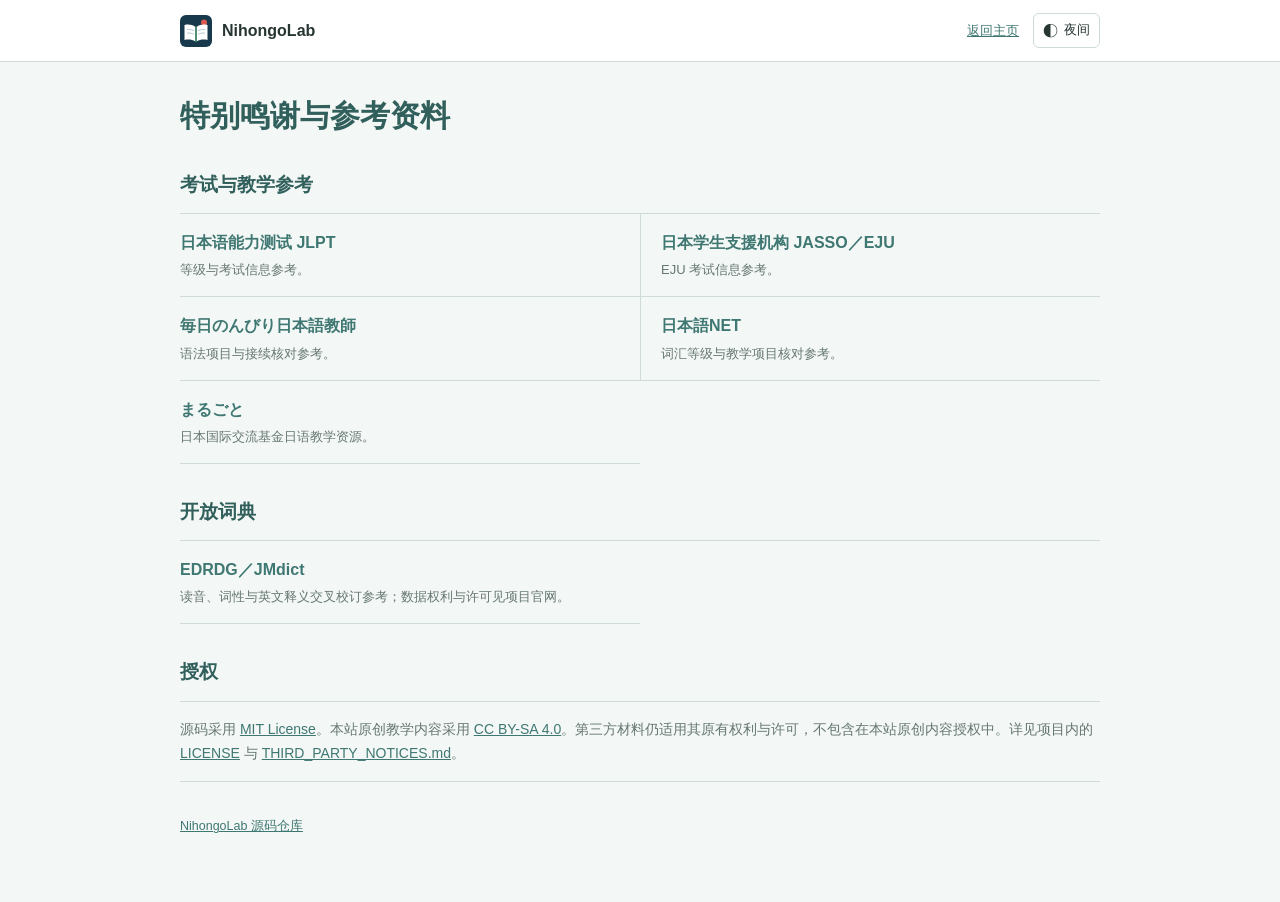
<file: thanks/index.html>
<!doctype html>
<html lang="zh-CN">
<head>
  <meta charset="utf-8">
  <meta name="viewport" content="width=device-width,initial-scale=1">
  <link rel="icon" type="image/svg+xml" href="../assets/icon.svg">
  <meta name="theme-color" content="#4c827b">
  <title>特别鸣谢与参考资料｜NihongoLab</title>
  <script src="../assets/theme.js"></script>
  <style>
    :root{color-scheme:light;--primary:#3f7772;--primary-strong:#315f5b;--ink:#273633;--muted:#667773;--line:#cfdbd7;--bg:#f3f7f5;--surface:#fff}
    :root[data-theme="dark"]{color-scheme:dark;--primary:#76b5ac;--primary-strong:#91c9c1;--ink:#e5eeeb;--muted:#a7b7b3;--line:#3a4d48;--bg:#111816;--surface:#1a2421}
    @media(prefers-color-scheme:dark){:root:not([data-theme]){color-scheme:dark;--primary:#76b5ac;--primary-strong:#91c9c1;--ink:#e5eeeb;--muted:#a7b7b3;--line:#3a4d48;--bg:#111816;--surface:#1a2421}}
    *{box-sizing:border-box}body{margin:0;background:var(--bg);color:var(--ink);font-family:"Noto Sans SC","Microsoft YaHei","Yu Gothic UI",sans-serif;line-height:1.7}a{color:var(--primary)}
    .top{background:var(--surface);border-bottom:1px solid var(--line);position:sticky;top:0;z-index:5}.top-inner{max-width:960px;margin:auto;padding:13px 20px;display:flex;align-items:center;justify-content:space-between;gap:16px}.brand{display:flex;align-items:center;gap:10px;color:var(--ink);font-weight:700;text-decoration:none}.site-icon{width:32px;height:32px}.top-actions{display:flex;align-items:center;gap:14px;font-size:13px}.theme-toggle{font:inherit;font-size:12.5px;display:inline-flex;align-items:center;gap:6px;padding:6px 9px;border:1px solid var(--line);border-radius:6px;background:var(--surface);color:var(--ink);cursor:pointer}.theme-symbol{font-size:15px;line-height:1}
    main{max-width:960px;margin:auto;padding:34px 20px 64px}h1{font-size:30px;line-height:1.35;margin:0 0 26px;color:var(--primary-strong)}h2{font-size:19px;margin:32px 0 12px;color:var(--primary-strong)}.links{display:grid;grid-template-columns:repeat(2,minmax(0,1fr));border-top:1px solid var(--line)}.ref{padding:15px 10px;border-bottom:1px solid var(--line)}.ref:nth-child(odd){padding-left:0;padding-right:20px}.ref:nth-child(even){padding-left:20px;padding-right:0;border-left:1px solid var(--line)}.ref a{font-weight:700;text-decoration:none}.ref a:hover{text-decoration:underline}.ref p{font-size:13px;color:var(--muted);margin:3px 0 0}.license{font-size:14px;color:var(--muted);padding:16px 0;border-top:1px solid var(--line);border-bottom:1px solid var(--line)}footer{margin-top:34px;font-size:12.5px;color:var(--muted)}
    @media(max-width:620px){.top-inner{padding:11px 14px}.top-actions>a{display:none}main{padding:26px 14px 48px}h1{font-size:26px}.links{grid-template-columns:1fr}.ref,.ref:nth-child(odd),.ref:nth-child(even){padding:14px 0;border-left:0}}
  </style>
</head>
<body>
  <header class="top"><div class="top-inner">
    <a class="brand" href="../index.html"><img class="site-icon" src="../assets/icon.svg" alt="">NihongoLab</a>
    <div class="top-actions"><a href="../index.html">返回主页</a><button id="themeToggle" class="theme-toggle" type="button" aria-label="切换配色"></button></div>
  </div></header>
  <main>
    <h1>特别鸣谢与参考资料</h1>

    <h2>考试与教学参考</h2>
    <div class="links">
      <article class="ref"><a href="https://www.jlpt.jp/" target="_blank" rel="noopener">日本语能力测试 JLPT</a><p>等级与考试信息参考。</p></article>
      <article class="ref"><a href="https://www.jasso.go.jp/ryugaku/eju/" target="_blank" rel="noopener">日本学生支援机构 JASSO／EJU</a><p>EJU 考试信息参考。</p></article>
      <article class="ref"><a href="https://mainichi-nonbiri.com/japanese-grammar/" target="_blank" rel="noopener">毎日のんびり日本語教師</a><p>语法项目与接续核对参考。</p></article>
      <article class="ref"><a href="https://nihongokyoshi-net.com/" target="_blank" rel="noopener">日本語NET</a><p>词汇等级与教学项目核对参考。</p></article>
      <article class="ref"><a href="https://marugoto.jpf.go.jp/" target="_blank" rel="noopener">まるごと</a><p>日本国际交流基金日语教学资源。</p></article>
    </div>

    <h2>开放词典</h2>
    <div class="links">
      <article class="ref"><a href="https://www.edrdg.org/jmdict/j_jmdict.html" target="_blank" rel="noopener">EDRDG／JMdict</a><p>读音、词性与英文释义交叉校订参考；数据权利与许可见项目官网。</p></article>
    </div>

    <h2>授权</h2>
    <div class="license">源码采用 <a href="https://opensource.org/license/mit" target="_blank" rel="license noopener">MIT License</a>。本站原创教学内容采用 <a href="https://creativecommons.org/licenses/by-sa/4.0/deed.zh-hans" target="_blank" rel="license noopener">CC BY-SA 4.0</a>。第三方材料仍适用其原有权利与许可，不包含在本站原创内容授权中。详见项目内的 <a href="../LICENSE">LICENSE</a> 与 <a href="../THIRD_PARTY_NOTICES.md">THIRD_PARTY_NOTICES.md</a>。</div>

    <footer><a href="https://github.com/MRTangwin8/NihongoLab" target="_blank" rel="noopener">NihongoLab 源码仓库</a></footer>
  </main>
</body>
</html>
</file>
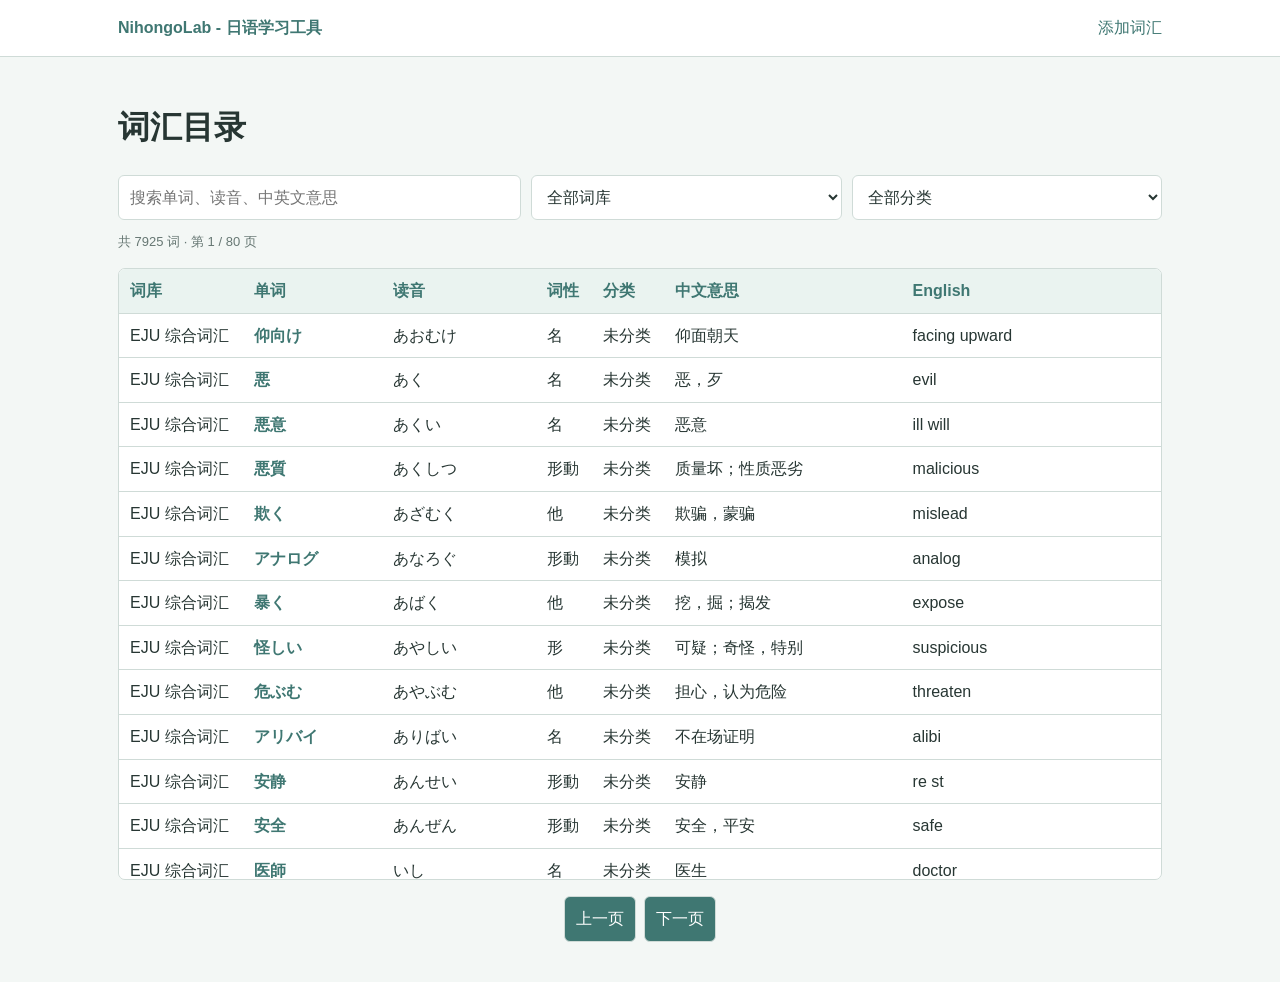
<file: vocab/index.html>
<!doctype html><html lang="zh-CN"><head><meta charset="utf-8"><meta name="viewport" content="width=device-width,initial-scale=1"><link rel="icon" href="../assets/icon.svg"><title>词汇目录｜NihongoLab</title><script src="../assets/theme.js"></script><style>
:root{color-scheme:light;--p:#3f7772;--ink:#273633;--muted:#667773;--line:#cfdbd7;--bg:#f3f7f5;--surface:#fff;--soft:#eaf3f0}:root[data-theme=dark]{color-scheme:dark;--p:#76b5ac;--ink:#e5eeeb;--muted:#a7b7b3;--line:#3a4d48;--bg:#111816;--surface:#1a2421;--soft:#23322e}@media(prefers-color-scheme:dark){:root:not([data-theme]){color-scheme:dark;--p:#76b5ac;--ink:#e5eeeb;--muted:#a7b7b3;--line:#3a4d48;--bg:#111816;--surface:#1a2421;--soft:#23322e}}*{box-sizing:border-box}body{margin:0;background:var(--bg);color:var(--ink);font-family:"Noto Sans SC","Microsoft YaHei","Yu Gothic UI",sans-serif;line-height:1.6}.top{background:var(--surface);border-bottom:1px solid var(--line)}.top div,main{max-width:1080px;margin:auto}.top div{padding:15px 18px;display:flex;justify-content:space-between}.top a{color:var(--p);text-decoration:none}.brand{font-weight:700}main{padding:24px 18px}.tools{display:grid;grid-template-columns:1.3fr 1fr 1fr;gap:10px;margin-bottom:12px}input,select,button{font:inherit;border:1px solid var(--line);border-radius:6px;padding:9px 11px;background:var(--surface);color:var(--ink)}button{background:var(--p);color:#fff;cursor:pointer}.meta{color:var(--muted);font-size:13px;margin:8px 0 15px}.table{overflow:auto;border:1px solid var(--line);border-radius:7px;background:var(--surface);max-height:68vh}table{border-collapse:collapse;width:100%;min-width:760px}th,td{padding:9px 11px;border-bottom:1px solid var(--line);text-align:left}th{position:sticky;top:0;background:var(--soft);color:var(--p)}td a{color:var(--p);font-weight:600;text-decoration:none}.pages{display:flex;gap:8px;justify-content:center;margin:16px}.empty{text-align:center;padding:35px;color:var(--muted)}@media(max-width:650px){.tools{grid-template-columns:1fr}.table{max-height:none}}
</style></head><body><header class="top"><div><a class="brand" href="../index.html">NihongoLab - 日语学习工具</a><a href="../tools/vocab-builder.html">添加词汇</a></div></header><main><h1>词汇目录</h1><div class="tools"><input id="q" type="search" placeholder="搜索单词、读音、中英文意思"><select id="book"></select><select id="cat"><option value="">全部分类</option></select></div><div class="meta" id="meta"></div><div class="table" id="result"></div><div class="pages"><button id="prev">上一页</button><button id="next">下一页</button></div></main>
<script src="../data/vocab.js?v=20260919-pos"></script><script src="../data/jlpt_vocab.js"></script><script src="../data/n2_vocab.js?v=20260919-examples"></script><script src="../data/n4_extra_vocab.js"></script><script>(function(){'use strict';var defs=[['eju','EJU 综合词汇',window.EJU_VOCAB||[]],['n5','JLPT N5',window.JLPT_VOCAB&&JLPT_VOCAB.n5||[]],['n4','JLPT N4',window.JLPT_VOCAB&&JLPT_VOCAB.n4||[]],['n4_extra','JLPT N4 扩展',window.N4_EXTRA_VOCAB||[]],['n3','JLPT N3',window.JLPT_VOCAB&&JLPT_VOCAB.n3||[]],['n2','JLPT N2',window.N2_VOCAB||[]],['n1','JLPT N1',window.JLPT_VOCAB&&JLPT_VOCAB.n1||[]]],$=function(x){return document.getElementById(x)},page=0,size=100;function esc(s){return String(s==null?'':s).replace(/&/g,'&amp;').replace(/</g,'&lt;').replace(/>/g,'&gt;')}$('book').innerHTML='<option value="">全部词库</option>'+defs.map(function(d){return '<option value="'+d[0]+'">'+d[1]+'</option>'}).join('');function all(){var out=[];defs.forEach(function(d){if(!$('book').value||$('book').value===d[0])d[2].forEach(function(v){out.push({v:v,id:d[0],label:d[1]})})});return out}function cats(){var seen={};all().forEach(function(x){seen[x.v.category||'未分类']=1});var keep=$('cat').value;$('cat').innerHTML='<option value="">全部分类</option>'+Object.keys(seen).sort().map(function(x){return '<option>'+esc(x)+'</option>'}).join('');$('cat').value=keep}function render(){var q=$('q').value.trim().toLowerCase(),cat=$('cat').value,list=all().filter(function(x){var v=x.v;return(!cat||(v.category||'未分类')===cat)&&(!q||[v.w,v.r,v.cn,v.en,v.pos,v.category].join(' ').toLowerCase().indexOf(q)>=0)}),max=Math.max(0,Math.ceil(list.length/size)-1);page=Math.min(page,max);var rows=list.slice(page*size,(page+1)*size);$('meta').textContent='共 '+list.length+' 词 · 第 '+(page+1)+' / '+(max+1)+' 页';$('result').innerHTML=rows.length?'<table><thead><tr><th>词库</th><th>单词</th><th>读音</th><th>词性</th><th>分类</th><th>中文意思</th><th>English</th></tr></thead><tbody>'+rows.map(function(x){var v=x.v;return '<tr><td>'+esc(x.label)+'</td><td><a href="detail.html?book='+encodeURIComponent(x.id)+'&n='+encodeURIComponent(v.n)+'">'+esc(v.w)+(v.suru?'する':'')+'</a></td><td>'+esc(v.r||'')+'</td><td>'+esc(v.posStd||v.pos||'')+'</td><td>'+esc(v.category||'未分类')+'</td><td>'+esc(v.cn||'')+'</td><td>'+esc(v.en||'')+'</td></tr>'}).join('')+'</tbody></table>':'<div class="empty">没有找到匹配的词汇。</div>';$('prev').disabled=page===0;$('next').disabled=page>=max}var p=new URLSearchParams(location.search);$('book').value=p.get('book')||'';cats();$('cat').value=p.get('category')||'';$('q').value=p.get('q')||'';$('q').oninput=function(){page=0;render()};$('book').onchange=function(){page=0;cats();render()};$('cat').onchange=function(){page=0;render()};$('prev').onclick=function(){page--;render()};$('next').onclick=function(){page++;render()};render()})();</script></body></html>
</file>
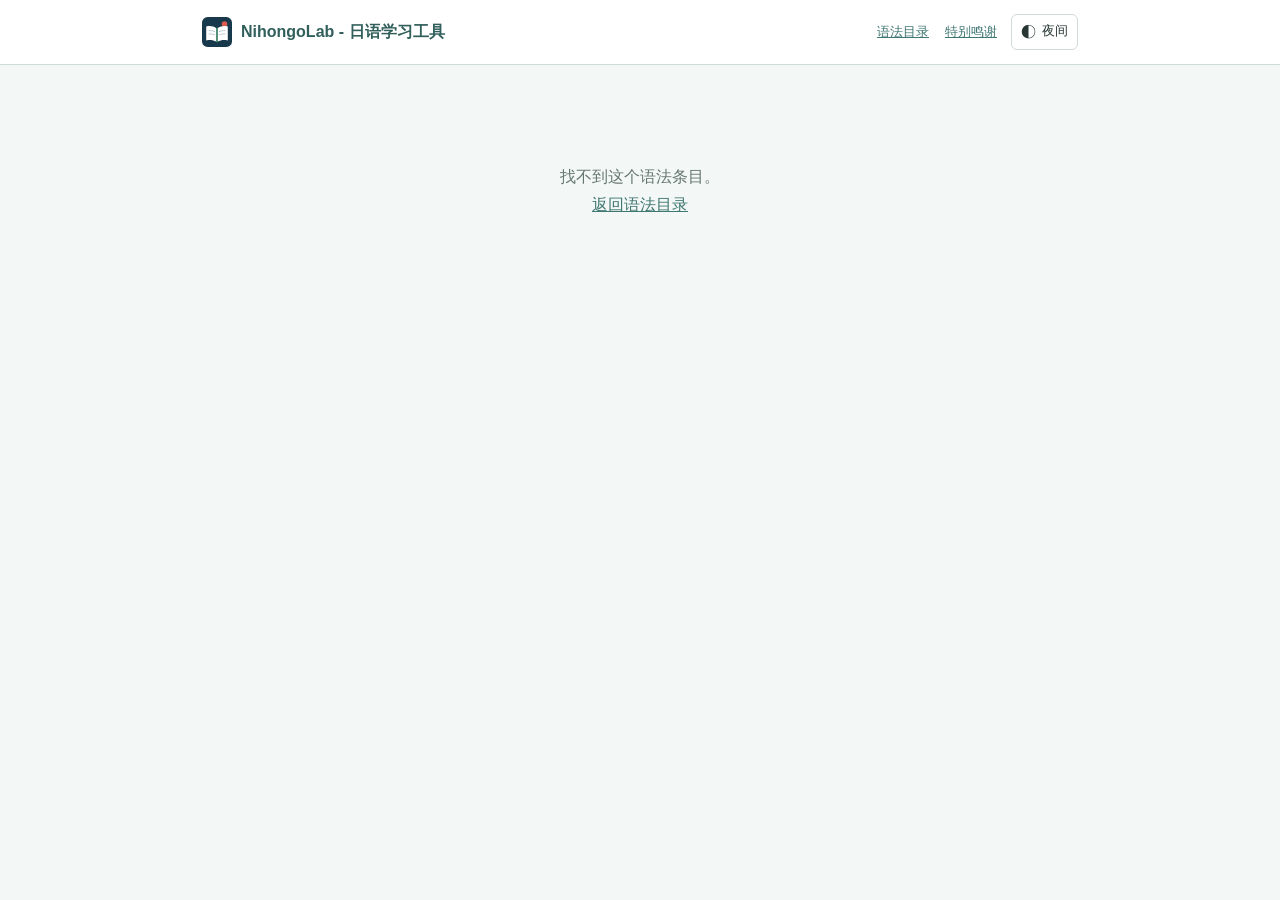
<file: grammar/detail.html>
<!doctype html>
<html lang="zh-CN">
<head>
  <meta charset="utf-8">
  <meta name="viewport" content="width=device-width,initial-scale=1">
  <link rel="icon" type="image/svg+xml" href="../assets/icon.svg">
  <meta name="theme-color" content="#4c827b">
  <title>语法详情</title>
  <script src="../assets/theme.js"></script>
  <style>
    :root{color-scheme:light;--primary:#3f7772;--primary-strong:#315f5b;--accent:#c96d58;--ink:#273633;--muted:#667773;--line:#cfdbd7;--bg:#f3f7f5;--surface:#fff;--soft:#eaf3f0;--green:#377052;--badge:#e6f2ea}
    :root[data-theme="dark"]{color-scheme:dark;--primary:#76b5ac;--primary-strong:#91c9c1;--accent:#e28a74;--ink:#e5eeeb;--muted:#a7b7b3;--line:#3a4d48;--bg:#111816;--surface:#1a2421;--soft:#23322e;--green:#9dd1af;--badge:#233c31}
    @media(prefers-color-scheme:dark){:root:not([data-theme]){color-scheme:dark;--primary:#76b5ac;--primary-strong:#91c9c1;--accent:#e28a74;--ink:#e5eeeb;--muted:#a7b7b3;--line:#3a4d48;--bg:#111816;--surface:#1a2421;--soft:#23322e;--green:#9dd1af;--badge:#233c31}}
    *{box-sizing:border-box}
    body{margin:0;background:var(--bg);color:var(--ink);font-family:"Noto Sans SC","Microsoft YaHei","Yu Gothic UI",sans-serif;line-height:1.75;letter-spacing:0}
    a{color:var(--primary)}
    .top{border-bottom:1px solid var(--line);background:var(--surface)}
    .top-inner{max-width:920px;margin:auto;padding:14px 22px;display:flex;align-items:center;justify-content:space-between;gap:16px}
    .brand{font-weight:700;color:var(--primary-strong);text-decoration:none;display:flex;align-items:center;gap:9px}
    .site-icon{display:block;width:30px;height:30px;flex:0 0 auto}
    .crumbs{display:flex;gap:16px;font-size:13px}
    .top-actions{display:flex;align-items:center;gap:14px}.theme-toggle{font:inherit;font-size:12.5px;display:inline-flex;align-items:center;gap:6px;padding:6px 9px;border:1px solid var(--line);border-radius:6px;background:var(--surface);color:var(--ink);cursor:pointer}.theme-symbol{font-size:15px;line-height:1}
    main{max-width:920px;margin:auto;padding:38px 22px 56px}
    .badge{display:inline-block;font-size:12px;font-weight:700;color:var(--green);background:var(--badge);border-radius:4px;padding:2px 8px}
    h1{font-size:32px;line-height:1.35;color:var(--primary-strong);margin:10px 0 8px}
    .meaning{font-size:18px;color:#42545e;margin-bottom:30px}
    section{padding:22px 0;border-top:1px solid var(--line)}
    h2{font-size:16px;color:var(--primary-strong);margin:0 0 9px}
    .pattern{font-size:17px;white-space:pre-wrap}
    .example-list{list-style:none;margin:0;padding:0}
    .example-item{display:grid;grid-template-columns:28px minmax(0,1fr) 36px;gap:10px;align-items:start;padding:15px 0;border-bottom:1px solid var(--line)}
    .example-item:first-child{padding-top:0}
    .example-item:last-child{padding-bottom:0;border-bottom:0}
    .example-number{font-size:12px;font-weight:700;color:var(--primary);padding-top:5px}
    .example{font-size:20px;font-weight:600;margin:0 0 4px}
    .translation{font-size:15px;color:var(--muted)}
    .status{font-size:14px;color:var(--muted);background:var(--soft);padding:11px 13px;border-left:3px solid #9bb2bf}
    .speak{width:34px;height:34px;display:inline-grid;place-items:center;font:inherit;font-size:14px;padding:0;border:1px solid var(--primary);border-radius:6px;background:var(--surface);color:var(--primary);cursor:pointer}
    .speak:hover{background:var(--soft)}
    .source{font-size:13px;color:var(--muted)}
    .related{display:grid;grid-template-columns:repeat(2,minmax(0,1fr));gap:8px 18px}
    .related a{display:flex;justify-content:space-between;gap:8px;padding:8px 0;border-bottom:1px solid #e8eef1;text-decoration:none}
    .related a:hover .related-title{text-decoration:underline}
    .related-level{font-size:11px;color:var(--green)}
    .pager{display:grid;grid-template-columns:1fr 1fr;gap:16px;margin-top:26px}
    .pager a{padding:12px 0;border-top:2px solid var(--primary);text-decoration:none;font-size:13px}
    .pager a:last-child{text-align:right}
    .pager strong{display:block;font-size:15px;margin-top:2px}
    .error{padding:60px 0;text-align:center;color:var(--muted)}
    @media(max-width:640px){
      .top-inner{padding:12px 16px}
      main{padding:28px 16px 44px}
      h1{font-size:26px}
      .related{grid-template-columns:1fr}
      .pager{grid-template-columns:1fr}
      .pager a:last-child{text-align:left}
    }
    @media print{.top,.speak,.pager{display:none}main{padding:0;max-width:none}}
  </style>
</head>
<body>
  <header class="top">
    <div class="top-inner">
      <a class="brand" href="../index.html"><img class="site-icon" src="../assets/icon.svg" alt="">NihongoLab - 日语学习工具</a>
      <div class="top-actions"><nav class="crumbs" aria-label="页面导航"><a href="index.html">语法目录</a><a href="../thanks/index.html">特别鸣谢</a></nav><button id="themeToggle" class="theme-toggle" type="button" aria-label="切换配色"></button></div>
    </div>
  </header>
  <main id="content"><div class="error">正在读取语法条目</div></main>
  <script src="../data/grammar.js"></script>
  <script>
    (function () {
      'use strict';
      var data = window.JA_GRAMMAR || [];
      var id = new URLSearchParams(location.search).get('id') || '';
      var item = data.find(function (entry) { return entry.id === id; });
      var root = document.getElementById('content');
      var esc = function (value) {
        return String(value == null ? '' : value).replace(/[&<>"']/g, function (character) {
          return {'&':'&amp;','<':'&lt;','>':'&gt;','"':'&quot;',"'":'&#39;'}[character];
        });
      };
      if (!item) {
        root.innerHTML = '<div class="error">找不到这个语法条目。<br><a href="index.html">返回语法目录</a></div>';
        return;
      }

      document.title = item.title + '｜' + item.level + ' 语法';
      var sameLevel = data.filter(function (entry) { return entry.level === item.level; });
      var position = sameLevel.findIndex(function (entry) { return entry.id === item.id; });
      var previous = position > 0 ? sameLevel[position - 1] : null;
      var next = position >= 0 && position < sameLevel.length - 1 ? sameLevel[position + 1] : null;
      var related = sameLevel.filter(function (entry) { return entry.id !== item.id; })
        .sort(function (a, b) {
          function score(entry) {
            var key = item.title.replace(/[〜～\s]/g, '');
            var other = entry.title.replace(/[〜～\s]/g, '');
            var points = 0;
            for (var i = 0; i < key.length - 1; i++) if (other.indexOf(key.slice(i, i + 2)) >= 0) points++;
            return points;
          }
          return score(b) - score(a);
        }).slice(0, 8);

      var examples = Array.isArray(item.examples) ? item.examples.filter(function (example) {
        return example && example.ja && example.zh;
      }) : (item.example ? [{ ja: item.example, zh: item.translation || '' }] : []);
      var exampleBlock = examples.length ? '<section><h2>例句</h2><ol class="example-list">' + examples.map(function (example, index) {
        return '<li class="example-item"><span class="example-number">' + (index + 1) + '</span>' +
          '<div><p class="example" lang="ja">' + esc(example.ja) + '</p>' +
          '<div class="translation">' + esc(example.zh) + '</div></div>' +
          '<button class="speak" type="button" data-example-index="' + index + '" title="朗读" aria-label="朗读第' + (index + 1) + '条例句">&#9654;</button></li>';
      }).join('') + '</ol></section>' : '';
      var relatedHtml = related.map(function (entry) {
        return '<a href="detail.html?id=' + encodeURIComponent(entry.id) + '"><span class="related-title">' + esc(entry.title) +
          '</span><span class="related-level">' + esc(entry.level) + '</span></a>';
      }).join('');
      var previousHtml = previous ? '<a href="detail.html?id=' + encodeURIComponent(previous.id) + '">← 上一条<strong>' + esc(previous.title) + '</strong></a>' : '<span></span>';
      var nextHtml = next ? '<a href="detail.html?id=' + encodeURIComponent(next.id) + '">下一条 →<strong>' + esc(next.title) + '</strong></a>' : '<span></span>';

      root.innerHTML = '<span class="badge">' + esc(item.level) + '</span><h1>' + esc(item.title) + '</h1>' +
        '<div class="meaning">' + esc(item.meaning) + '</div>' +
        '<section><h2>接续</h2><div class="pattern">' + esc(item.pattern) + '</div></section>' +
        exampleBlock +
        '<section><h2>同级相关文型</h2><div class="related">' + relatedHtml + '</div></section>' +
        '<nav class="pager" aria-label="相邻语法">' + previousHtml + nextHtml + '</nav>';

      root.addEventListener('click', function (event) {
        var speak = event.target.closest('button[data-example-index]');
        if (!speak) return;
        if (!('speechSynthesis' in window)) {
          speak.disabled = true;
          speak.title = '当前浏览器不支持朗读';
          return;
        }
        window.speechSynthesis.cancel();
        var selectedExample = examples[Number(speak.dataset.exampleIndex)];
        if (!selectedExample) return;
        var utterance = new SpeechSynthesisUtterance(selectedExample.ja);
        utterance.lang = 'ja-JP';
        utterance.rate = 0.88;
        window.speechSynthesis.speak(utterance);
      });
    })();
  </script>
</body>
</html>
</file>
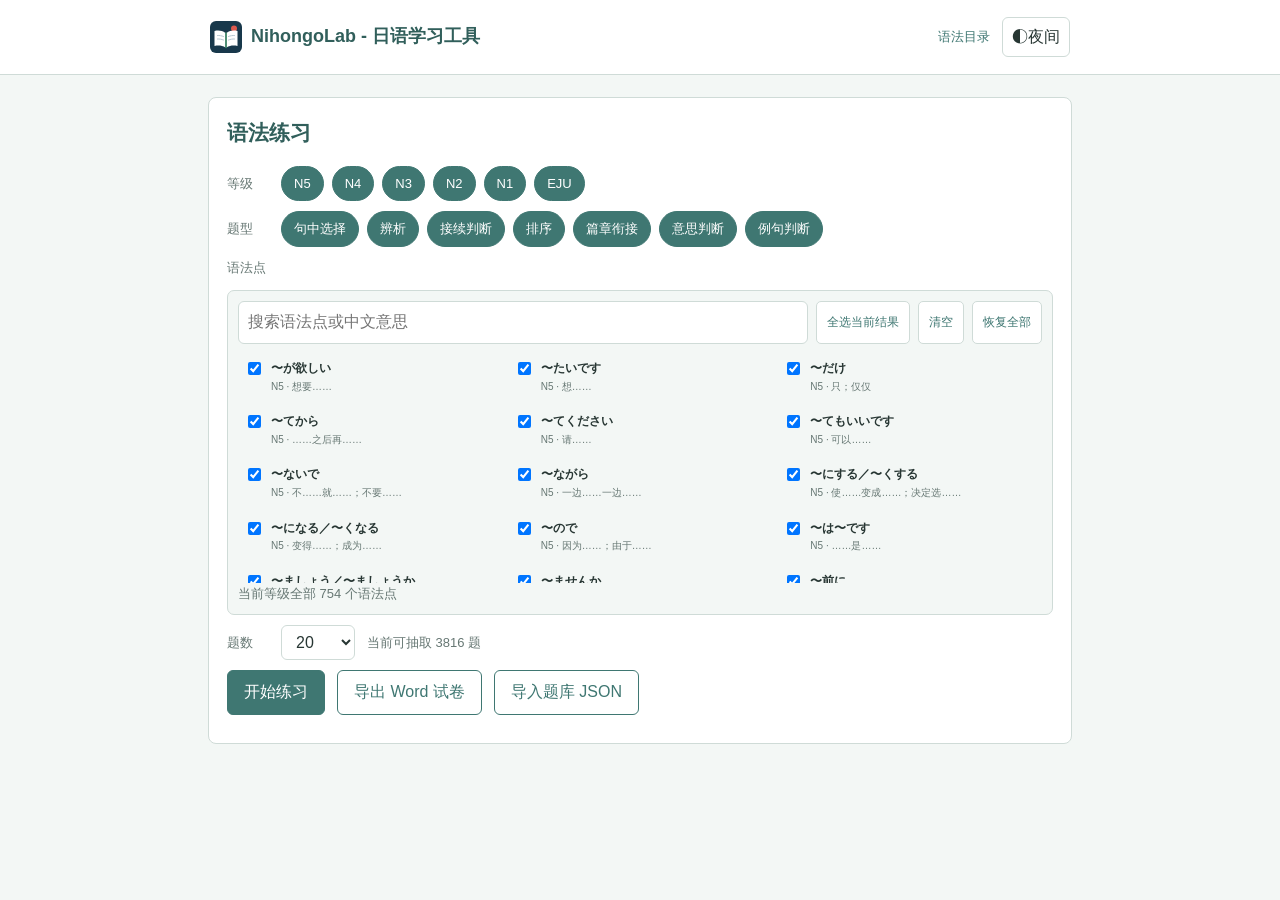
<file: grammar/quiz.html>
<!doctype html>
<html lang="zh-CN">
<head>
  <meta charset="utf-8">
  <meta name="viewport" content="width=device-width,initial-scale=1">
  <link rel="icon" type="image/svg+xml" href="../assets/icon.svg">
  <meta name="theme-color" content="#4c827b">
  <title>语法练习｜NihongoLab</title>
  <script src="../assets/theme.js"></script>
  <style>
    :root{color-scheme:light;--primary:#3f7772;--strong:#315f5b;--ink:#273633;--muted:#667773;--line:#cfdbd7;--bg:#f3f7f5;--surface:#fff;--soft:#eaf3f0;--ok:#28784f;--bad:#b84b3b;--okbg:#e7f5ec;--badbg:#fbecea}
    :root[data-theme="dark"]{color-scheme:dark;--primary:#76b5ac;--strong:#91c9c1;--ink:#e5eeeb;--muted:#a7b7b3;--line:#3a4d48;--bg:#111816;--surface:#1a2421;--soft:#23322e;--ok:#83c79e;--bad:#ee9588;--okbg:#20382b;--badbg:#402724}
    @media(prefers-color-scheme:dark){:root:not([data-theme]){color-scheme:dark;--primary:#76b5ac;--strong:#91c9c1;--ink:#e5eeeb;--muted:#a7b7b3;--line:#3a4d48;--bg:#111816;--surface:#1a2421;--soft:#23322e;--ok:#83c79e;--bad:#ee9588;--okbg:#20382b;--badbg:#402724}}
    *{box-sizing:border-box}body{margin:0;background:var(--bg);color:var(--ink);font-family:"Noto Sans SC","Microsoft YaHei","Yu Gothic UI",sans-serif;line-height:1.65;letter-spacing:0}
    .top{background:var(--surface);border-bottom:1px solid var(--line)}.top-inner{max-width:900px;margin:auto;padding:17px 20px;display:flex;align-items:center;justify-content:space-between;gap:16px}.brand{display:flex;align-items:center;gap:9px;color:var(--strong);font-size:18px;font-weight:700;text-decoration:none}.site-icon{width:32px;height:32px}.top-actions{display:flex;align-items:center;gap:12px}.top-actions a{font-size:13px;color:var(--primary);text-decoration:none}.theme-toggle{font:inherit;padding:6px 9px;border:1px solid var(--line);border-radius:6px;background:var(--surface);color:var(--ink);cursor:pointer}
    main{max-width:900px;margin:auto;padding:22px 18px 54px}.panel{background:var(--surface);border:1px solid var(--line);border-radius:8px;padding:18px;margin-bottom:16px}.panel h1{font-size:21px;margin:0 0 15px;color:var(--strong)}.row{display:flex;flex-wrap:wrap;align-items:center;gap:12px;margin:10px 0}.label{font-size:13px;color:var(--muted);min-width:42px}select{font:inherit;padding:7px 10px;border:1px solid var(--line);border-radius:6px;background:var(--surface);color:var(--ink)}.chips{display:flex;flex-wrap:wrap;gap:8px}.chip{font:inherit;font-size:13px;padding:6px 12px;border:1px solid var(--line);border-radius:18px;background:var(--surface);color:var(--muted);cursor:pointer}.chip.on{background:var(--primary);border-color:var(--primary);color:#fff}.btn{font:inherit;padding:8px 16px;border:1px solid var(--primary);border-radius:6px;background:var(--primary);color:#fff;cursor:pointer}.btn.secondary{background:var(--surface);color:var(--primary)}.meta{font-size:13px;color:var(--muted)}
    .progress{height:7px;background:var(--soft);border-radius:5px;overflow:hidden;margin:8px 0 18px}.progress i{display:block;height:100%;background:var(--primary);width:0;transition:width .2s}.qhead{display:flex;justify-content:space-between;font-size:13px;color:var(--muted)}.badges{display:flex;gap:7px;margin-bottom:10px}.badge{font-size:11px;padding:2px 7px;border-radius:4px;background:var(--soft);color:var(--primary)}.stem{font-size:20px;font-weight:650;margin:12px 0 18px;white-space:pre-wrap}.options{display:grid;grid-template-columns:1fr 1fr;gap:10px}.option{font:inherit;text-align:left;padding:11px 13px;border:1px solid var(--line);border-radius:7px;background:var(--surface);color:var(--ink);cursor:pointer}.option:hover{border-color:var(--primary)}.option.selected{background:var(--soft);border-color:var(--primary)}.option.correct{background:var(--okbg);border-color:var(--ok)}.option.wrong{background:var(--badbg);border-color:var(--bad)}.feedback{display:none;margin-top:15px;padding:12px 14px;border-radius:7px}.feedback.show{display:block}.feedback.ok{background:var(--okbg);border:1px solid var(--ok)}.feedback.no{background:var(--badbg);border:1px solid var(--bad)}.explain{font-size:13.5px;color:var(--muted);margin-top:5px}.detail-link{display:inline-block;margin-top:8px;color:var(--primary);font-size:13px;font-weight:700}.actions{display:flex;gap:9px;margin-top:15px}.hide{display:none}.result{text-align:center;padding:14px}.score{font-size:42px;font-weight:750;color:var(--primary)}.breakdown{display:flex;flex-wrap:wrap;justify-content:center;gap:10px;margin:15px 0}.breakdown span{padding:5px 10px;background:var(--soft);border-radius:5px;font-size:13px}
    .sort-area{display:none}.sort-area.show{display:block}.sort-hint{font-size:13px;color:var(--muted);margin-bottom:8px}.sort-slots,.sort-pool{display:grid;grid-template-columns:repeat(4,1fr);gap:8px}.sort-slots{margin-bottom:12px}.sort-slot{min-height:52px;border:1px dashed var(--primary);border-radius:7px;background:var(--soft);display:flex;align-items:center;justify-content:center;padding:7px;color:var(--muted)}.sort-piece{font:inherit;min-height:48px;padding:9px;border:1px solid var(--line);border-radius:7px;background:var(--surface);color:var(--ink);cursor:grab}.sort-piece.used{visibility:hidden}.sort-slots .sort-piece{width:100%;border-color:var(--primary)}
    .grammar-picker{width:100%;border:1px solid var(--line);border-radius:7px;padding:10px;background:var(--bg)}.grammar-picker-tools{display:flex;gap:8px;flex-wrap:wrap;margin-bottom:9px}.grammar-picker input{flex:1;min-width:190px;font:inherit;padding:7px 9px;border:1px solid var(--line);border-radius:6px;background:var(--surface);color:var(--ink)}.mini-btn{font:inherit;font-size:12px;padding:6px 10px;border:1px solid var(--line);border-radius:5px;background:var(--surface);color:var(--primary);cursor:pointer}.grammar-list{display:grid;grid-template-columns:repeat(3,1fr);gap:5px;max-height:230px;overflow:auto}.grammar-choice{display:flex;gap:7px;align-items:flex-start;padding:6px;border-radius:5px;font-size:12px;cursor:pointer}.grammar-choice:hover{background:var(--soft)}.grammar-choice input{flex:0 0 auto;min-width:0;margin-top:3px}.grammar-choice small{display:block;color:var(--muted)}
    @media(max-width:620px){.top-inner{padding:14px}.brand{font-size:15px}.top-actions a:first-child{display:none}main{padding:16px 12px 40px}.panel{padding:15px}.options{grid-template-columns:1fr}.sort-slots,.sort-pool{grid-template-columns:1fr 1fr}.stem{font-size:18px}.row{align-items:flex-start}.label{width:100%}.grammar-list{grid-template-columns:1fr}}
  </style>
</head>
<body>
  <header class="top"><div class="top-inner"><a class="brand" href="../index.html"><img class="site-icon" src="../assets/icon.svg" alt="">NihongoLab - 日语学习工具</a><div class="top-actions"><a href="index.html">语法目录</a><button id="themeToggle" class="theme-toggle" type="button" aria-label="切换配色"></button></div></div></header>
  <main>
    <section id="setup" class="panel">
      <h1>语法练习</h1>
      <div class="row"><span class="label">等级</span><div id="levels" class="chips"></div></div>
      <div class="row"><span class="label">题型</span><div id="types" class="chips"></div></div>
      <div class="row"><span class="label">语法点</span><div class="grammar-picker"><div class="grammar-picker-tools"><input id="grammarFilter" type="search" placeholder="搜索语法点或中文意思"><button id="selectVisibleGrammar" class="mini-btn" type="button">全选当前结果</button><button id="clearGrammar" class="mini-btn" type="button">清空</button><button id="allGrammar" class="mini-btn" type="button">恢复全部</button></div><div id="grammarList" class="grammar-list"></div><div id="grammarMeta" class="meta"></div></div></div>
      <div class="row"><label class="label" for="count">题数</label><select id="count"><option>10</option><option selected>20</option><option>30</option><option>50</option><option value="all">全部</option></select><span id="bankMeta" class="meta"></span></div>
      <div class="row"><button id="start" class="btn" type="button">开始练习</button><button id="exportBank" class="btn secondary" type="button">导出 Word 试卷</button><button id="importBank" class="btn secondary" type="button">导入题库 JSON</button><input id="importFile" class="hide" type="file" accept="application/json,.json"><span id="importStatus" class="meta"></span></div>
    </section>
    <section id="quiz" class="panel hide">
      <div class="qhead"><span id="position"></span><span id="runningScore"></span></div><div class="progress"><i id="bar"></i></div>
      <div class="badges"><span id="qlevel" class="badge"></span><span id="qtype" class="badge"></span></div>
      <div id="stem" class="stem" lang="ja"></div><div id="options" class="options"></div><div id="sortArea" class="sort-area"><div class="sort-hint">点击下方片段依次填入，也可以拖动片段调整顺序。</div><div id="sortSlots" class="sort-slots"></div><div id="sortPool" class="sort-pool"></div></div><div id="feedback" class="feedback" aria-live="polite"></div>
      <div class="actions"><button id="submit" class="btn" type="button">提交答案</button><button id="next" class="btn secondary hide" type="button">下一题</button></div>
    </section>
    <section id="result" class="panel hide"><div class="result"><div class="meta">本次成绩</div><div id="score" class="score"></div><div id="breakdown" class="breakdown"></div><button id="again" class="btn" type="button">再练一组</button></div></section>
  </main>
  <script src="export-docx.js"></script><script src="../data/grammar.js"></script><script src="../data/grammar_quiz.js"></script><script src="../data/grammar_quiz_extra.js"></script>
  <script>
  (function(){'use strict';
    var $=function(id){return document.getElementById(id)};var levels=['N5','N4','N3','N2','N1','EJU'];var types=['句中选择','辨析','接续判断','排序','篇章衔接','意思判断','例句判断'];var selectedLevels=levels.slice();var selectedTypes=types.slice();var selectedGrammar=null;var queue=[],at=0,picked=-1,sortPicked=[],answered=false,correct=0,stats={};
    function shuffle(a){a=a.slice();for(var i=a.length-1;i>0;i--){var j=Math.floor(Math.random()*(i+1)),t=a[i];a[i]=a[j];a[j]=t}return a}
    function chips(id,items,selected){$(id).innerHTML=items.map(function(x){return '<button type="button" class="chip on" data-value="'+x+'">'+x+'</button>'}).join('');$(id).addEventListener('click',function(e){var b=e.target.closest('.chip');if(!b)return;b.classList.toggle('on');var arr=Array.prototype.map.call(this.querySelectorAll('.chip.on'),function(n){return n.dataset.value});if(id==='levels'){selectedLevels=arr;renderGrammarPicker()}else selectedTypes=arr;updateMeta()})}
    function distract(items,item,key){var pool=shuffle(items.filter(function(x){return x.id!==item.id&&x.level===item.level}).map(function(x){return x[key]}).filter(function(x,i,a){return x&&a.indexOf(x)===i&&x!==item[key]}));return pool.slice(0,3)}
    function grammarForms(title){return String(title||'').replace(/^[〜～]+/,'').split(/[／/]/).map(function(x){return x.replace(/[（(][^）)]*[）)]/g,'').replace(/^[〜～]+/,'').trim()}).filter(function(x){return x.length>0})}
    function grammarFor(q){if(q.grammarId){var direct=(window.JA_GRAMMAR||[]).find(function(item){return item.id===q.grammarId});if(direct)return direct}var text=[q.stem,q.explanation,q.options[q.answer]].join(' '),best=null,bestLength=0;(window.JA_GRAMMAR||[]).forEach(function(item){grammarForms(item.title).forEach(function(form){if(form.length>bestLength&&text.indexOf(form)>=0&&(item.level===q.level||q.level==='EJU')){best=item;bestLength=form.length}})});return best}
    function exampleMatch(item){var examples=Array.isArray(item.examples)?item.examples:[];var forms=grammarForms(item.title).sort(function(a,b){return b.length-a.length});for(var i=0;i<examples.length;i++){for(var j=0;j<forms.length;j++){if(examples[i].ja&&examples[i].ja.indexOf(forms[j])>=0)return {example:examples[i],form:forms[j]}}}return null}
    function formDistractors(data,item,correct){var values=[];shuffle(data.filter(function(x){return x.id!==item.id&&x.level===item.level})).forEach(function(x){grammarForms(x.title).forEach(function(f){if(f!==correct&&values.indexOf(f)<0&&f.length<18)values.push(f)})});return values.slice(0,3)}
    function automatic(){var data=window.JA_GRAMMAR||[],out=[];data.forEach(function(item){var hit=exampleMatch(item);var mo=distract(data,item,'meaning');if(item.meaning&&mo.length===3){var opts=shuffle([item.meaning].concat(mo));var context=hit?'例句：'+hit.example.ja+'\n句中的「'+hit.form+'」':'「'+item.title+'」';out.push({id:item.id+'-meaning',level:item.level,type:'意思判断',stem:context+'表达的意思最接近哪一项？',options:opts,answer:opts.indexOf(item.meaning),explanation:item.title+'：'+item.meaning+'。'+(hit&&hit.example.zh?'例句译文：'+hit.example.zh:'')})}if(hit){var fd=formDistractors(data,item,hit.form);if(fd.length===3){var opts2=shuffle([hit.form].concat(fd));out.push({id:item.id+'-pattern',level:item.level,type:'接续判断',stem:hit.example.ja.replace(hit.form,'（　）'),options:opts2,answer:opts2.indexOf(hit.form),explanation:'括号中应填「'+hit.form+'」。'+item.title+'：'+item.meaning+'；接续：'+item.pattern})}}});return out}
    var IMPORT_KEY='nihongolab.grammarQuiz.imported.v1',imported=[];try{imported=JSON.parse(localStorage.getItem(IMPORT_KEY)||'[]');if(!Array.isArray(imported))imported=[]}catch(e){imported=[]}
    var bank=(window.JA_GRAMMAR_QUIZ||[]).concat(window.JA_GRAMMAR_QUIZ_EXTRA||[],imported);
    function esc(s){return String(s==null?'':s).replace(/&/g,'&amp;').replace(/</g,'&lt;').replace(/>/g,'&gt;').replace(/"/g,'&quot;')}
    function visibleGrammar(){var query=$('grammarFilter').value.trim().toLowerCase();return (window.JA_GRAMMAR||[]).filter(function(item){return selectedLevels.indexOf(item.level)>=0&&(!query||[item.title,item.meaning,item.pattern].join(' ').toLowerCase().indexOf(query)>=0)})}
    function renderGrammarPicker(){var items=visibleGrammar();$('grammarList').innerHTML=items.map(function(item){var checked=selectedGrammar===null||selectedGrammar[item.id];return '<label class="grammar-choice"><input type="checkbox" data-id="'+esc(item.id)+'" '+(checked?'checked':'')+'><span><b>'+esc(item.title)+'</b><small>'+esc(item.level+' · '+item.meaning)+'</small></span></label>'}).join('');var total=(window.JA_GRAMMAR||[]).filter(function(item){return selectedLevels.indexOf(item.level)>=0}).length,chosen=selectedGrammar===null?total:Object.keys(selectedGrammar).filter(function(id){return selectedGrammar[id]&&(window.JA_GRAMMAR||[]).some(function(item){return item.id===id&&selectedLevels.indexOf(item.level)>=0})}).length;$('grammarMeta').textContent=(selectedGrammar===null?'当前等级全部 '+total+' 个语法点':'已选 '+chosen+' / '+total+' 个语法点')+(items.length!==total?' · 当前显示 '+items.length+' 个':'');updateMeta()}
    $('grammarFilter').addEventListener('input',renderGrammarPicker);
    $('grammarList').addEventListener('change',function(e){if(!e.target.dataset.id)return;if(selectedGrammar===null){selectedGrammar={};(window.JA_GRAMMAR||[]).forEach(function(item){selectedGrammar[item.id]=true})}selectedGrammar[e.target.dataset.id]=e.target.checked;renderGrammarPicker()});
    $('selectVisibleGrammar').addEventListener('click',function(){if(selectedGrammar===null)selectedGrammar={};visibleGrammar().forEach(function(item){selectedGrammar[item.id]=true});renderGrammarPicker()});
    $('clearGrammar').addEventListener('click',function(){selectedGrammar={};renderGrammarPicker()});
    $('allGrammar').addEventListener('click',function(){selectedGrammar=null;renderGrammarPicker()});
    function validQuestion(q){return q&&typeof q.id==='string'&&levels.indexOf(q.level)>=0&&typeof q.type==='string'&&typeof q.stem==='string'&&Array.isArray(q.options)&&q.options.length>=2&&q.options.every(function(x){return typeof x==='string'})&&Number.isInteger(q.answer)&&q.answer>=0&&q.answer<q.options.length&&typeof q.explanation==='string'&&(q.type!=='排序'||Array.isArray(q.order)&&q.order.length===q.options.length)}
    function wantedCount(length){return $('count').value==='all'?length:Math.min(Number($('count').value),length)}
    $('exportBank').addEventListener('click',function(){if(!selectedLevels.length||!selectedTypes.length){alert('请至少选择一个等级和一种题型。');return}var available=filtered();if(!available.length){alert('当前筛选条件下没有可导出的题目。');return}var paper=shuffle(available).slice(0,wantedCount(available.length)).map(randomized);window.GrammarDocx.exportPaper(paper,selectedLevels)});
    $('importBank').addEventListener('click',function(){$('importFile').click()});
    $('importFile').addEventListener('change',function(){var file=this.files&&this.files[0];if(!file)return;var reader=new FileReader();reader.onload=function(){try{var data=JSON.parse(reader.result),items=Array.isArray(data)?data:(data&&data.questions);if(!Array.isArray(items))throw new Error('JSON 顶层应为题目数组或包含 questions 数组。');var invalid=items.filter(function(q){return !validQuestion(q)});if(invalid.length)throw new Error('有 '+invalid.length+' 题字段或答案索引不合格。');var ids={};bank.forEach(function(q){ids[q.id]=1});var added=items.filter(function(q){return !ids[q.id]});imported=imported.concat(added);localStorage.setItem(IMPORT_KEY,JSON.stringify(imported));bank=bank.concat(added);$('importStatus').textContent='已导入 '+added.length+' 题，跳过 '+(items.length-added.length)+' 个重复 ID。';updateMeta()}catch(e){$('importStatus').textContent='导入失败：'+e.message}};reader.readAsText(file,'utf-8');this.value=''});
    function filtered(){return bank.filter(function(q){if(selectedLevels.indexOf(q.level)<0||selectedTypes.indexOf(q.type)<0)return false;if(selectedGrammar===null)return true;var grammar=grammarFor(q);return !!(grammar&&selectedGrammar[grammar.id])})}
    function randomized(q){var pairs=q.options.map(function(text,index){return {text:text,original:index,correct:index===q.answer}});pairs=shuffle(pairs);var copy={};Object.keys(q).forEach(function(key){copy[key]=q[key]});copy.options=pairs.map(function(x){return x.text});copy.answer=pairs.findIndex(function(x){return x.correct});if(q.order)copy.order=q.order.map(function(original){return pairs.findIndex(function(x){return x.original===original})});return copy}
    function updateMeta(){$('bankMeta').textContent='当前可抽取 '+filtered().length+' 题'}
    function render(){var q=queue[at];picked=-1;sortPicked=[];answered=false;$('position').textContent='第 '+(at+1)+' / '+queue.length+' 题';$('runningScore').textContent='正确 '+correct;$('bar').style.width=(at/queue.length*100)+'%';$('qlevel').textContent=q.level;$('qtype').textContent=q.type;$('stem').textContent=q.stem;$('feedback').className='feedback';$('feedback').innerHTML='';$('submit').classList.remove('hide');$('next').classList.add('hide');var sorting=q.type==='排序';$('options').classList.toggle('hide',sorting);$('sortArea').classList.toggle('show',sorting);if(sorting)renderSort();else $('options').innerHTML=q.options.map(function(o,i){return '<button type="button" class="option" data-index="'+i+'"><b>'+(i+1)+'.</b> '+o+'</button>'}).join('')}
    function renderSort(){var q=queue[at];$('sortSlots').innerHTML=[0,1,2,3].map(function(_,i){var idx=sortPicked[i];return '<div class="sort-slot" data-slot="'+i+'">'+(idx==null?'<span>'+(i+1)+'</span>':'<button type="button" draggable="true" class="sort-piece" data-index="'+idx+'">'+q.options[idx]+'</button>')+'</div>'}).join('');$('sortPool').innerHTML=q.options.map(function(o,i){return '<button type="button" draggable="true" class="sort-piece '+(sortPicked.indexOf(i)>=0?'used':'')+'" data-index="'+i+'">'+o+'</button>'}).join('')}
    function putSort(index,slot){if(answered)return;var old=sortPicked.indexOf(index);if(old>=0)sortPicked.splice(old,1);if(slot==null||slot>sortPicked.length)sortPicked.push(index);else sortPicked.splice(slot,0,index);if(sortPicked.length>4)sortPicked.length=4;renderSort()}
    function start(){if(!selectedLevels.length){alert('请至少选择一个等级。');return}if(!selectedTypes.length){alert('请至少选择一种题型。');return}var available=filtered();if(!available.length){alert('当前筛选条件下没有可用题目。');return}queue=shuffle(available).slice(0,wantedCount(available.length)).map(randomized);at=0;correct=0;stats={};$('result').classList.add('hide');$('quiz').classList.remove('hide');render();$('quiz').scrollIntoView({behavior:'smooth',block:'start'})}
    $('options').addEventListener('click',function(e){if(answered)return;var b=e.target.closest('.option');if(!b)return;picked=Number(b.dataset.index);Array.prototype.forEach.call(this.children,function(x){x.classList.toggle('selected',x===b)})});
    $('sortPool').addEventListener('click',function(e){var b=e.target.closest('.sort-piece');if(b)putSort(Number(b.dataset.index))});
    $('sortSlots').addEventListener('click',function(e){var b=e.target.closest('.sort-piece');if(!b||answered)return;var idx=Number(b.dataset.index),pos=sortPicked.indexOf(idx);if(pos>=0)sortPicked.splice(pos,1);renderSort()});
    document.addEventListener('dragstart',function(e){var b=e.target.closest&&e.target.closest('.sort-piece');if(b)e.dataTransfer.setData('text/plain',b.dataset.index)});$('sortSlots').addEventListener('dragover',function(e){e.preventDefault()});$('sortSlots').addEventListener('drop',function(e){e.preventDefault();var slot=e.target.closest('.sort-slot');putSort(Number(e.dataTransfer.getData('text/plain')),slot?Number(slot.dataset.slot):null)});
    $('submit').addEventListener('click',function(){if(answered)return;var q=queue[at],sorting=q.type==='排序';if(sorting&&sortPicked.length<4){alert('请把四个片段全部排入上方空位。');return}if(!sorting&&picked<0){alert('请先选择一个答案。');return}answered=true;var ok=sorting?q.order.every(function(x,i){return sortPicked[i]===x}):picked===q.answer;if(ok)correct++;stats[q.type]=stats[q.type]||[0,0];stats[q.type][1]++;if(ok)stats[q.type][0]++;if(!sorting)Array.prototype.forEach.call($('options').children,function(b,i){b.classList.remove('selected');if(i===q.answer)b.classList.add('correct');else if(i===picked)b.classList.add('wrong')});var grammar=grammarFor(q),link=grammar?'<a class="detail-link" href="detail.html?id='+encodeURIComponent(grammar.id)+'">查看「'+grammar.title+'」语法页 →</a>':'';$('feedback').className='feedback show '+(ok?'ok':'no');$('feedback').innerHTML='<b>'+(ok?'回答正确':'回答错误')+'</b><div class="explain">'+q.explanation+'</div>'+link;$('submit').classList.add('hide');$('next').classList.remove('hide');$('next').textContent=at+1===queue.length?'查看成绩':'下一题'});
    $('next').addEventListener('click',function(){at++;if(at<queue.length){render();return}$('quiz').classList.add('hide');$('result').classList.remove('hide');$('score').textContent=correct+' / '+queue.length;$('breakdown').innerHTML=Object.keys(stats).map(function(k){return '<span>'+k+' '+stats[k][0]+'/'+stats[k][1]+'</span>'}).join('');$('result').scrollIntoView({behavior:'smooth',block:'start'})});
    $('start').addEventListener('click',start);$('again').addEventListener('click',function(){$('result').classList.add('hide');$('setup').scrollIntoView({behavior:'smooth',block:'start'})});chips('levels',levels,selectedLevels);chips('types',types,selectedTypes);renderGrammarPicker();updateMeta();
  })();
  </script>
</body></html>
</file>
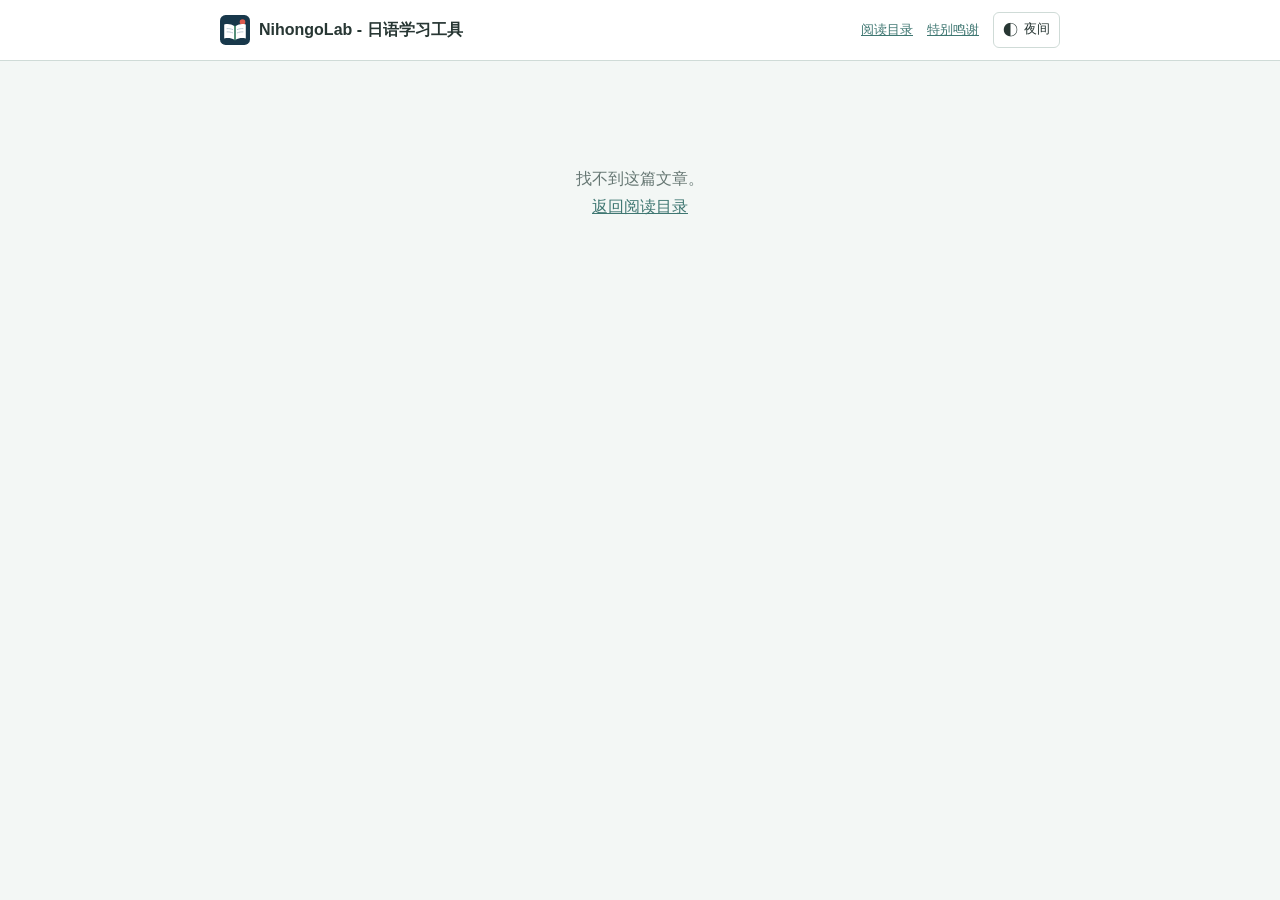
<file: reading/detail.html>
<!doctype html>
<html lang="zh-CN">
<head>
  <meta charset="utf-8">
  <meta name="viewport" content="width=device-width,initial-scale=1">
  <link rel="icon" type="image/svg+xml" href="../assets/icon.svg">
  <meta name="theme-color" content="#4c827b">
  <title>阅读练习</title>
  <script src="../assets/theme.js"></script>
  <style>
    :root{color-scheme:light;--primary:#3f7772;--primary-strong:#315f5b;--accent:#c96d58;--ink:#273633;--muted:#667773;--line:#cfdbd7;--bg:#f3f7f5;--surface:#fff;--soft:#eaf3f0;--ok:#2f7954;--ok-bg:#e8f5ed;--bad:#b84b3b;--bad-bg:#fbecea;--focus:#9ac6bf}
    :root[data-theme="dark"]{color-scheme:dark;--primary:#76b5ac;--primary-strong:#91c9c1;--accent:#e28a74;--ink:#e5eeeb;--muted:#a7b7b3;--line:#3a4d48;--bg:#111816;--surface:#1a2421;--soft:#23322e;--ok:#8bcaa5;--ok-bg:#20382b;--bad:#ee9b8e;--bad-bg:#402724;--focus:#477e76}
    @media(prefers-color-scheme:dark){:root:not([data-theme]){color-scheme:dark;--primary:#76b5ac;--primary-strong:#91c9c1;--accent:#e28a74;--ink:#e5eeeb;--muted:#a7b7b3;--line:#3a4d48;--bg:#111816;--surface:#1a2421;--soft:#23322e;--ok:#8bcaa5;--ok-bg:#20382b;--bad:#ee9b8e;--bad-bg:#402724;--focus:#477e76}}
    *{box-sizing:border-box}body{margin:0;background:var(--bg);color:var(--ink);font-family:"Noto Sans SC","Microsoft YaHei","Yu Gothic UI",sans-serif;line-height:1.75;letter-spacing:0}a{color:var(--primary)}
    .top{background:var(--surface);border-bottom:1px solid var(--line);position:sticky;top:0;z-index:5}.top-inner{max-width:880px;margin:auto;padding:12px 20px;display:flex;align-items:center;justify-content:space-between;gap:14px}.brand{display:flex;align-items:center;gap:9px;color:var(--ink);font-weight:700;text-decoration:none}.site-icon{width:30px;height:30px}.top-actions{display:flex;align-items:center;gap:14px;font-size:13px}.theme-toggle{font:inherit;font-size:12.5px;display:inline-flex;align-items:center;gap:6px;padding:6px 9px;border:1px solid var(--line);border-radius:6px;background:var(--surface);color:var(--ink);cursor:pointer}.theme-symbol{font-size:15px;line-height:1}
    main{max-width:880px;margin:auto;padding:34px 20px 60px}.level{display:inline-block;font-size:11px;font-weight:700;padding:2px 8px;border-radius:4px;background:var(--soft);color:var(--primary-strong)}h1{font-size:30px;line-height:1.35;margin:9px 0 4px;color:var(--primary-strong)}.meta{font-size:12.5px;color:var(--muted);margin-bottom:24px}.article{font-family:"Yu Mincho","Hiragino Mincho ProN","Noto Serif JP",serif;font-size:19px;line-height:2.05;background:var(--surface);border:1px solid var(--line);border-left:4px solid var(--accent);padding:22px 24px;margin-bottom:14px}.article-actions{display:flex;gap:10px;flex-wrap:wrap;margin-bottom:27px}.btn{font:inherit;font-size:13px;padding:8px 14px;border:1px solid var(--primary);border-radius:6px;background:var(--primary);color:#fff;cursor:pointer}.btn:hover{background:var(--primary-strong)}.btn.secondary{background:var(--surface);color:var(--primary-strong)}.btn.secondary:hover{background:var(--soft)}.btn:disabled{opacity:.55;cursor:default}
    .translation{border:1px solid var(--line);background:var(--surface);margin-bottom:28px}.translation summary{cursor:pointer;color:var(--primary-strong);font-weight:600;padding:10px 13px}.translation p{margin:0;padding:0 13px 13px;color:var(--muted);font-size:14px}.section-title{font-size:18px;margin:30px 0 12px;color:var(--primary-strong)}.question{border-top:1px solid var(--line);padding:20px 0}.question legend{font-weight:700;padding:0 0 10px;line-height:1.55}.choice{display:flex;gap:10px;align-items:flex-start;padding:9px 11px;margin:7px 0;border:1px solid var(--line);border-radius:6px;background:var(--surface);cursor:pointer}.choice:hover{border-color:var(--primary)}.choice input{margin-top:6px;accent-color:var(--primary)}.choice.correct{border-color:var(--ok);background:var(--ok-bg)}.choice.wrong{border-color:var(--bad);background:var(--bad-bg)}.feedback{display:none;margin-top:10px;padding:10px 12px;border-left:3px solid var(--primary);background:var(--soft);font-size:13.5px;color:var(--muted)}.feedback.show{display:block}.feedback strong{color:var(--ink)}.quiz-actions{display:flex;align-items:center;gap:10px;flex-wrap:wrap;margin-top:18px}.quiz-note{font-size:13px;color:var(--muted)}.result{font-weight:700;color:var(--primary-strong)}.source{font-size:12px;color:var(--muted);border-top:1px solid var(--line);margin-top:34px;padding-top:14px}.pager{display:grid;grid-template-columns:1fr 1fr;gap:18px;margin-top:28px}.pager a{border-top:2px solid var(--primary);padding-top:10px;text-decoration:none;font-size:13px}.pager a:last-child{text-align:right}.pager strong{display:block;color:var(--ink);margin-top:2px}.error{text-align:center;color:var(--muted);padding:70px 0}
    .article.hidden,.translation.hidden{display:none}.listen-box{display:none;background:var(--surface);border:1px solid var(--line);border-left:4px solid var(--accent);padding:18px 20px;margin-bottom:14px}.listen-box.show{display:block}.listen-box strong{display:block;margin-bottom:6px}.rate{font:inherit;padding:7px;border:1px solid var(--line);border-radius:6px;background:var(--surface);color:var(--ink)}
    @media(max-width:640px){.top-inner{padding:10px 14px}.top-actions>a{display:none}main{padding:25px 14px 46px}h1{font-size:25px}.article{font-size:18px;padding:17px 16px}.pager{grid-template-columns:1fr}.pager a:last-child{text-align:left}}
    @media print{.top,.article-actions,.translation,.quiz-actions,.pager{display:none}body{background:#fff;color:#000}main{max-width:none;padding:0}.article{border:0;padding:0}}
  </style>
</head>
<body>
  <header class="top"><div class="top-inner"><a class="brand" href="../index.html"><img class="site-icon" src="../assets/icon.svg" alt="">NihongoLab - 日语学习工具</a><div class="top-actions"><a href="index.html">阅读目录</a><a href="../thanks/index.html">特别鸣谢</a><button id="themeToggle" class="theme-toggle" type="button" aria-label="切换配色"></button></div></div></header>
  <main id="content"><div class="error">正在读取文章</div></main>
  <script src="../data/reading.js"></script>
  <script>
    (function(){'use strict';
      var data=window.JA_READING||[],params=new URLSearchParams(location.search),id=params.get('id')||'',mode=params.get('mode')==='listening'?'listening':'reading',item=data.find(function(x){return x.id===id}),root=document.getElementById('content');
      var esc=function(value){return String(value==null?'':value).replace(/[&<>"']/g,function(c){return {'&':'&amp;','<':'&lt;','>':'&gt;','"':'&quot;',"'":'&#39;'}[c]})};
      if(!item){root.innerHTML='<div class="error">找不到这篇文章。<br><a href="index.html">返回阅读目录</a></div>';return}
      document.title=item.title+'｜'+item.level+' 阅读';
      var sameLevel=data.filter(function(x){return x.level===item.level}),pos=sameLevel.findIndex(function(x){return x.id===item.id}),prev=pos>0?sameLevel[pos-1]:null,next=pos<sameLevel.length-1?sameLevel[pos+1]:null;
      var questions=(item.questions||[]).map(function(q,qi){return '<fieldset class="question" data-question="'+qi+'"><legend>'+(qi+1)+'. '+esc(q.q)+'</legend>'+q.options.map(function(o,oi){return '<label class="choice"><input type="radio" name="q'+qi+'" value="'+oi+'"><span>'+esc(o)+'</span></label>'}).join('')+'<div class="feedback" id="feedback'+qi+'"></div></fieldset>'}).join('');
      var prevHtml=prev?'<a href="detail.html?id='+encodeURIComponent(prev.id)+'&mode='+mode+'">← 上一篇<strong>'+esc(prev.title)+'</strong></a>':'<span></span>';
      var nextHtml=next?'<a href="detail.html?id='+encodeURIComponent(next.id)+'&mode='+mode+'">下一篇 →<strong>'+esc(next.title)+'</strong></a>':'<span></span>';
      root.innerHTML='<span class="level">'+esc(item.level)+'</span><h1>'+esc(item.title)+'</h1><div class="meta">本级第 '+(pos+1)+' / '+sameLevel.length+' 篇 · '+(item.questions||[]).length+' 道题</div><div class="listen-box '+(mode==='listening'?'show':'')+'"><strong>听力模式</strong><span id="playCount">尚未播放</span></div><article id="article" class="article '+(mode==='listening'?'hidden':'')+'" lang="ja">'+esc(item.body)+'</article><div class="article-actions"><button id="speak" class="btn secondary" type="button">'+(mode==='listening'?'播放':'朗读全文')+'</button><label>语速 <select id="rate" class="rate"><option value="0.75">0.75×</option><option value="0.9" selected>0.9×</option><option value="1">1.0×</option></select></label></div><details id="translation" class="translation '+(mode==='listening'?'hidden':'')+'"><summary>查看中文译文</summary><p>'+esc(item.translation)+'</p></details><h2 class="section-title">'+(mode==='listening'?'听力问题':'阅读问题')+'</h2><form id="quiz">'+questions+'<div class="quiz-actions"><button id="submit" class="btn" type="submit">提交答案</button><button id="reveal" class="btn secondary" type="button">直接查看答案</button><span id="result" class="quiz-note" aria-live="polite">答案将在提交后显示</span></div></form><div class="source">编写说明：'+esc(item.source||'本站编写')+' · <a href="../thanks/index.html">参考资料与特别鸣谢</a></div><nav class="pager" aria-label="本级相邻文章">'+prevHtml+nextHtml+'</nav>';
      function showResults(requireAll){var score=0,answered=0;item.questions.forEach(function(q,qi){var field=root.querySelector('[data-question="'+qi+'"]'),selected=field.querySelector('input:checked');if(selected)answered++;var picked=selected?Number(selected.value):-1;Array.prototype.forEach.call(field.querySelectorAll('.choice'),function(label,oi){label.classList.toggle('correct',oi===q.answer);label.classList.toggle('wrong',picked===oi&&oi!==q.answer)});var fb=document.getElementById('feedback'+qi);fb.classList.add('show');fb.innerHTML='<strong>正确答案：'+(q.answer+1)+'. '+esc(q.options[q.answer])+'</strong><br>'+esc(q.explanation);if(picked===q.answer)score++});if(requireAll&&answered<item.questions.length){document.getElementById('result').textContent='请先完成全部 '+item.questions.length+' 道题';return false}document.getElementById('result').className='result';document.getElementById('result').textContent=answered?('答对 '+score+' / '+item.questions.length+' 题'):'已显示答案与解析';Array.prototype.forEach.call(root.querySelectorAll('input'),function(input){input.disabled=true});document.getElementById('submit').disabled=true;document.getElementById('reveal').disabled=true;return true}
      function revealText(){document.getElementById('article').classList.remove('hidden');document.getElementById('translation').classList.remove('hidden')}
      document.getElementById('quiz').addEventListener('submit',function(e){e.preventDefault();var answered=root.querySelectorAll('input:checked').length;if(answered<item.questions.length){document.getElementById('result').textContent='请先完成全部 '+item.questions.length+' 道题';return}revealText();showResults(false)});
      document.getElementById('reveal').addEventListener('click',function(){revealText();showResults(false)});
      var plays=0;document.getElementById('speak').addEventListener('click',function(){if(!('speechSynthesis'in window)){this.disabled=true;this.textContent='当前浏览器不支持朗读';return}window.speechSynthesis.cancel();var u=new SpeechSynthesisUtterance(item.body);u.lang='ja-JP';u.rate=Number(document.getElementById('rate').value);window.speechSynthesis.speak(u);plays++;var count=document.getElementById('playCount');if(count)count.textContent='已播放 '+plays+' 次'});
    })();
  </script>
</body>
</html>
</file>
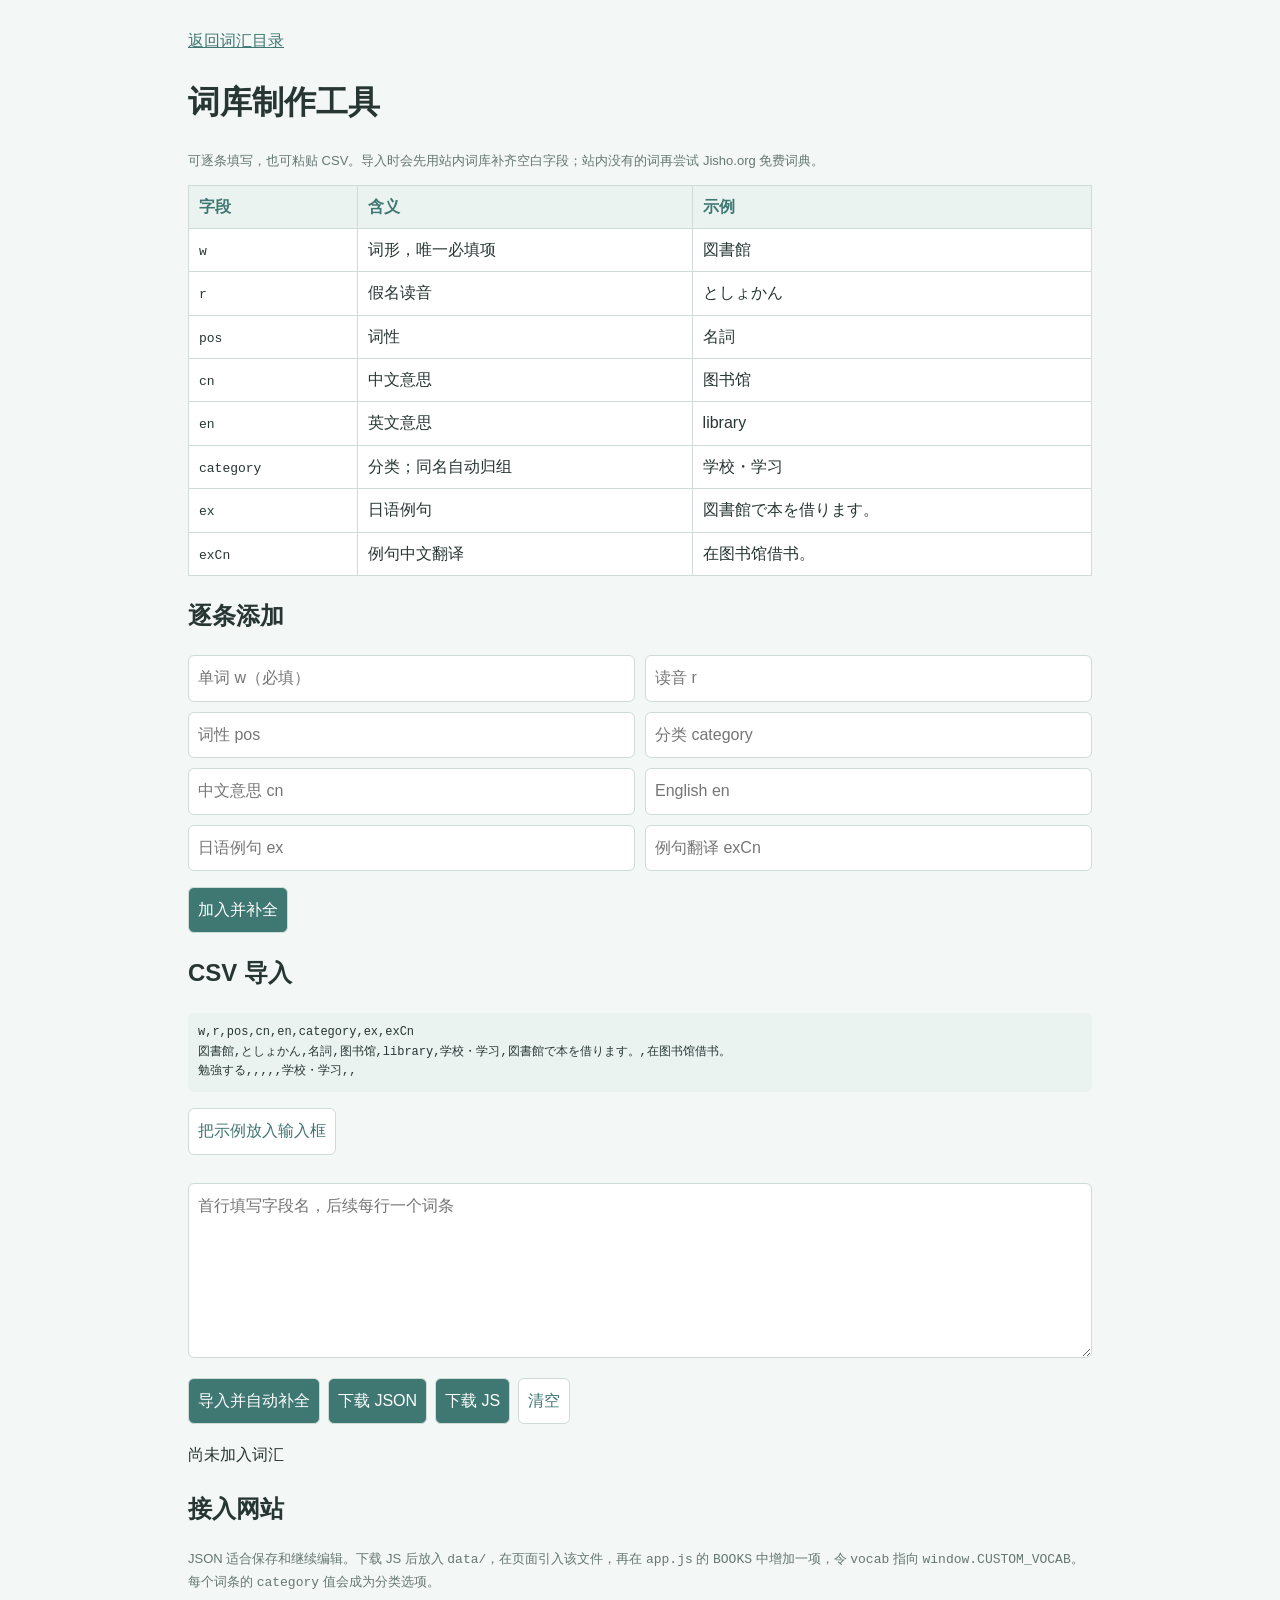
<file: tools/vocab-builder.html>
<!doctype html><html lang="zh-CN"><head><meta charset="utf-8"><meta name="viewport" content="width=device-width,initial-scale=1"><title>词库制作工具｜NihongoLab</title><script src="../assets/theme.js"></script>
<style>:root{--p:#3f7772;--ink:#273633;--muted:#667773;--line:#cfdbd7;--bg:#f3f7f5;--surface:#fff;--soft:#eaf3f0}:root[data-theme=dark]{color-scheme:dark;--p:#76b5ac;--ink:#e5eeeb;--muted:#a7b7b3;--line:#3a4d48;--bg:#111816;--surface:#1a2421;--soft:#23322e}@media(prefers-color-scheme:dark){:root:not([data-theme]){color-scheme:dark;--p:#76b5ac;--ink:#e5eeeb;--muted:#a7b7b3;--line:#3a4d48;--bg:#111816;--surface:#1a2421;--soft:#23322e}}*{box-sizing:border-box}body{margin:0;background:var(--bg);color:var(--ink);font-family:"Microsoft YaHei","Yu Gothic UI",sans-serif;line-height:1.65}main{max-width:940px;margin:auto;padding:28px 18px}a{color:var(--p)}.fields{overflow:auto}table{border-collapse:collapse;width:100%;background:var(--surface)}th,td{padding:8px 10px;border:1px solid var(--line);text-align:left}th{background:var(--soft);color:var(--p)}.grid{display:grid;grid-template-columns:repeat(2,1fr);gap:10px;margin-top:18px}input,textarea,button{width:100%;font:inherit;padding:9px;border:1px solid var(--line);border-radius:6px;background:var(--surface);color:var(--ink)}textarea{min-height:175px;margin:12px 0}button{width:auto;background:var(--p);color:#fff;cursor:pointer}.secondary{background:var(--surface);color:var(--p)}.hint,.status{color:var(--muted);font-size:13px}.rows{margin-top:18px;white-space:pre-wrap}.actions{display:flex;gap:8px;flex-wrap:wrap}.example{background:var(--soft);padding:10px;border-radius:6px;font-family:Consolas,monospace;font-size:12px;white-space:pre-wrap}@media(max-width:600px){.grid{grid-template-columns:1fr}}</style></head><body><main><a href="../vocab/index.html">返回词汇目录</a><h1>词库制作工具</h1><p class="hint">可逐条填写，也可粘贴 CSV。导入时会先用站内词库补齐空白字段；站内没有的词再尝试 Jisho.org 免费词典。</p>
<div class="fields"><table><thead><tr><th>字段</th><th>含义</th><th>示例</th></tr></thead><tbody><tr><td><code>w</code></td><td>词形，唯一必填项</td><td>図書館</td></tr><tr><td><code>r</code></td><td>假名读音</td><td>としょかん</td></tr><tr><td><code>pos</code></td><td>词性</td><td>名詞</td></tr><tr><td><code>cn</code></td><td>中文意思</td><td>图书馆</td></tr><tr><td><code>en</code></td><td>英文意思</td><td>library</td></tr><tr><td><code>category</code></td><td>分类；同名自动归组</td><td>学校・学习</td></tr><tr><td><code>ex</code></td><td>日语例句</td><td>図書館で本を借ります。</td></tr><tr><td><code>exCn</code></td><td>例句中文翻译</td><td>在图书馆借书。</td></tr></tbody></table></div>
<h2>逐条添加</h2><div class="grid"><input id="w" placeholder="单词 w（必填）"><input id="r" placeholder="读音 r"><input id="pos" placeholder="词性 pos"><input id="category" placeholder="分类 category"><input id="cn" placeholder="中文意思 cn"><input id="en" placeholder="English en"><input id="ex" placeholder="日语例句 ex"><input id="exCn" placeholder="例句翻译 exCn"></div><p><button id="add">加入并补全</button></p>
<h2>CSV 导入</h2><div class="example">w,r,pos,cn,en,category,ex,exCn
図書館,としょかん,名詞,图书馆,library,学校・学习,図書館で本を借ります。,在图书馆借书。
勉強する,,,,,学校・学习,,</div><p><button class="secondary" id="example">把示例放入输入框</button></p><textarea id="csv" placeholder="首行填写字段名，后续每行一个词条"></textarea><div class="actions"><button id="import">导入并自动补全</button><button id="json">下载 JSON</button><button id="js">下载 JS</button><button class="secondary" id="clear">清空</button></div><p class="status" id="status"></p><div class="rows" id="rows"></div>
<h2>接入网站</h2><p class="hint">JSON 适合保存和继续编辑。下载 JS 后放入 <code>data/</code>，在页面引入该文件，再在 <code>app.js</code> 的 <code>BOOKS</code> 中增加一项，令 <code>vocab</code> 指向 <code>window.CUSTOM_VOCAB</code>。每个词条的 <code>category</code> 值会成为分类选项。</p></main>
<script src="../data/vocab.js"></script><script src="../data/jlpt_vocab.js"></script><script src="../data/n2_vocab.js"></script><script src="../data/n4_extra_vocab.js"></script>
<script>(function(){var list=[],$=function(x){return document.getElementById(x)},all=[window.EJU_VOCAB||[],window.N2_VOCAB||[],window.N4_EXTRA_VOCAB||[]];Object.keys(window.JLPT_VOCAB||{}).forEach(function(k){all.push(JLPT_VOCAB[k])});var dictionary={};all.forEach(function(a){a.forEach(function(v){[v.w,v.r].filter(Boolean).forEach(function(k){dictionary[String(k).toLowerCase()]=v})})});function show(){$('rows').textContent=list.length?'已加入 '+list.length+' 词\n'+list.slice(-10).map(function(v){return v.n+'. '+v.w+'【'+(v.r||'—')+'】 '+(v.pos||'—')+' · '+(v.cn||v.en||'—')}).join('\n'):'尚未加入词汇'}function val(id){return $(id).value.trim()}function merge(v,src){['r','pos','cn','en','category','ex','exCn'].forEach(function(k){if(!v[k]&&src&&src[k])v[k]=src[k]});return v}async function remote(v){if(v.r&&v.pos&&v.en)return v;try{var res=await fetch('https://jisho.org/api/v1/search/words?keyword='+encodeURIComponent(v.w)),data=(await res.json()).data||[],x=data[0];if(x){var j=x.japanese&&x.japanese[0]||{},s=x.senses&&x.senses[0]||{};if(!v.r)v.r=j.reading||'';if(!v.pos)v.pos=(s.parts_of_speech||[]).join('、');if(!v.en)v.en=(s.english_definitions||[]).join('; ')}}catch(e){}return v}async function enrich(v){var hit=dictionary[String(v.w||'').toLowerCase()]||dictionary[String(v.r||'').toLowerCase()];merge(v,hit);if(!v.category)v.category='未分类';if(!hit)await remote(v);return v}async function add(v){if(!v.w)return;await enrich(v);v.n=list.length+1;list.push(v);show()}$('add').onclick=async function(){$('status').textContent='正在补全…';await add({w:val('w'),r:val('r'),pos:val('pos'),cn:val('cn'),en:val('en'),category:val('category'),ex:val('ex'),exCn:val('exCn')});$('status').textContent='已加入并补全可用字段。';['w','r','cn','en','ex','exCn'].forEach(function(x){$(x).value=''})};function parse(line){var a=[],s='',q=false;for(var i=0;i<line.length;i++){var c=line[i];if(c==='"'&&line[i+1]==='"'){s+='"';i++}else if(c==='"')q=!q;else if(c===','&&!q){a.push(s);s=''}else s+=c}a.push(s);return a}$('example').onclick=function(){$('csv').value='w,r,pos,cn,en,category,ex,exCn\n図書館,としょかん,名詞,图书馆,library,学校・学习,図書館で本を借ります。,在图书馆借书。\n勉強する,,,,,学校・学习,,'};$('import').onclick=async function(){var lines=$('csv').value.replace(/^\uFEFF/,'').split(/\r?\n/).filter(Boolean);if(!lines.length)return;var h=parse(lines.shift()),items=lines.map(function(line){var a=parse(line),v={};h.forEach(function(k,i){v[k.trim()]=a[i]||''});return v}).filter(function(v){return v.w});$('status').textContent='正在补全 '+items.length+' 个词条…';for(var i=0;i<items.length;i++)await add(items[i]);$('status').textContent='导入完成。站内已有字段已自动补齐；仍为空的内容表示词典没有返回。'};function dl(name,text){var a=document.createElement('a');a.href=URL.createObjectURL(new Blob([text],{type:'application/json'}));a.download=name;a.click();setTimeout(function(){URL.revokeObjectURL(a.href)},1000)}$('json').onclick=function(){dl('custom_vocab.json',JSON.stringify(list,null,2))};$('js').onclick=function(){dl('custom_vocab.js','window.CUSTOM_VOCAB = '+JSON.stringify(list,null,2)+';\n')};$('clear').onclick=function(){if(confirm('确定清空当前列表吗？')){list=[];show()}};show()})();</script></body></html>
</file>
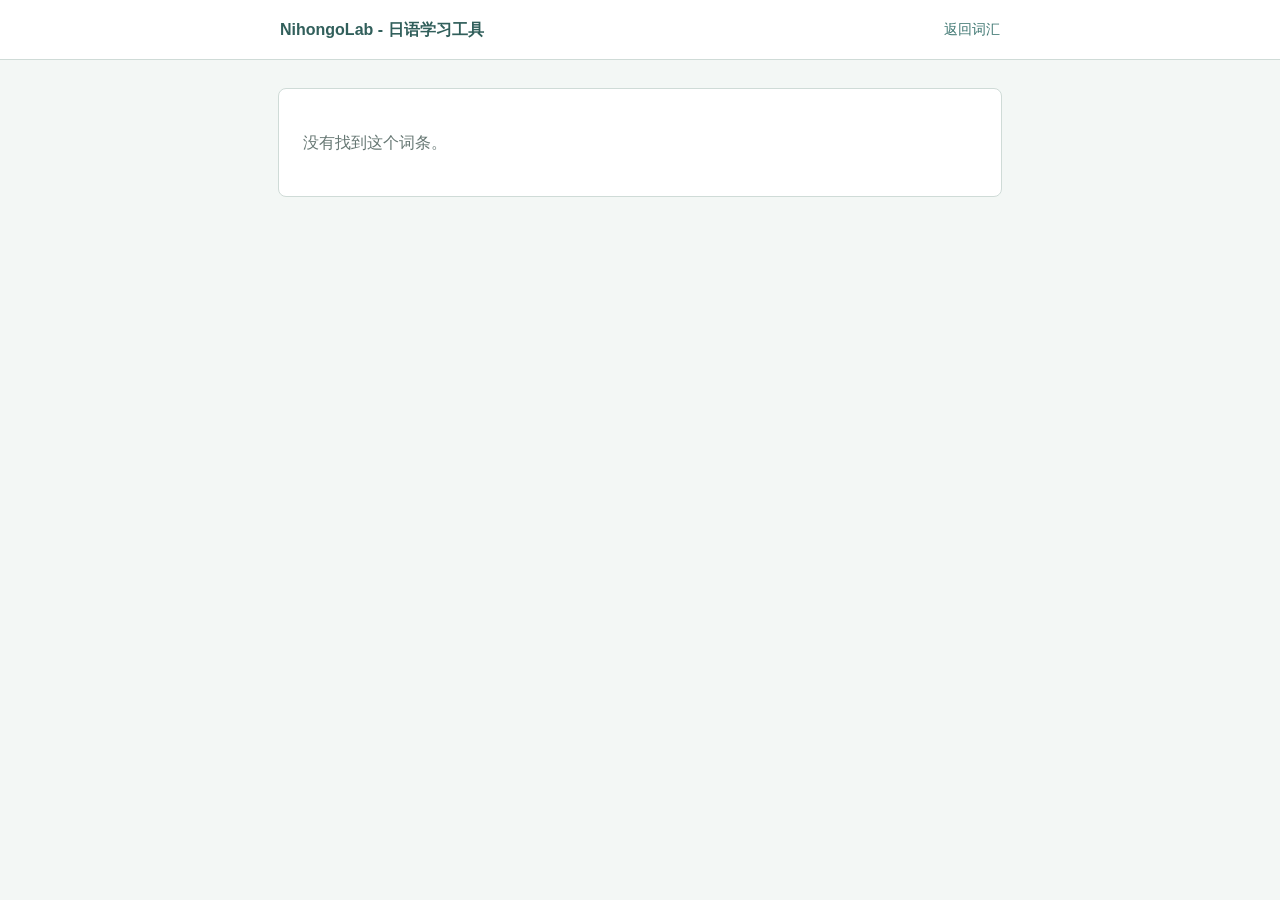
<file: vocab/detail.html>
<!doctype html><html lang="zh-CN"><head><meta charset="utf-8"><meta name="viewport" content="width=device-width,initial-scale=1"><link rel="icon" type="image/svg+xml" href="../assets/icon.svg"><title>词条｜NihongoLab</title><script src="../assets/theme.js"></script><style>
:root{color-scheme:light;--primary:#3f7772;--strong:#315f5b;--ink:#273633;--muted:#667773;--line:#cfdbd7;--bg:#f3f7f5;--surface:#fff;--soft:#eaf3f0}:root[data-theme="dark"]{color-scheme:dark;--primary:#76b5ac;--strong:#91c9c1;--ink:#e5eeeb;--muted:#a7b7b3;--line:#3a4d48;--bg:#111816;--surface:#1a2421;--soft:#23322e}@media(prefers-color-scheme:dark){:root:not([data-theme]){color-scheme:dark;--primary:#76b5ac;--strong:#91c9c1;--ink:#e5eeeb;--muted:#a7b7b3;--line:#3a4d48;--bg:#111816;--surface:#1a2421;--soft:#23322e}}*{box-sizing:border-box}body{margin:0;background:var(--bg);color:var(--ink);font-family:"Noto Sans SC","Microsoft YaHei","Yu Gothic UI",sans-serif;line-height:1.7;letter-spacing:0}.top{background:var(--surface);border-bottom:1px solid var(--line)}.top-inner{max-width:760px;margin:auto;padding:16px 20px;display:flex;justify-content:space-between;align-items:center}.brand{color:var(--strong);font-weight:700;text-decoration:none}.back{color:var(--primary);text-decoration:none;font-size:14px}main{max-width:760px;margin:auto;padding:28px 18px}.entry{background:var(--surface);border:1px solid var(--line);border-radius:8px;padding:24px}.no{font-size:13px;color:var(--muted)}h1{font-size:34px;margin:3px 0 0;color:var(--strong)}.reading{font-size:19px;color:var(--muted);margin-bottom:20px}.row{padding:12px 0;border-top:1px solid var(--line)}.label{display:block;font-size:12px;color:var(--muted);margin-bottom:2px}.example{font-size:18px}.empty{color:var(--muted)}@media(max-width:520px){main{padding:16px 12px}.entry{padding:18px}h1{font-size:28px}}
</style></head><body><header class="top"><div class="top-inner"><a class="brand" href="../index.html">NihongoLab - 日语学习工具</a><a class="back" href="../index.html">返回词汇</a></div></header><main><article id="entry" class="entry"></article></main>
<script src="../data/vocab.js?v=20260919-pos"></script><script src="../data/jlpt_vocab.js"></script><script src="../data/n2_vocab.js?v=20260919-examples"></script><script src="../data/n4_extra_vocab.js"></script><script>(function(){function esc(s){return String(s==null?'':s).replace(/&/g,'&amp;').replace(/</g,'&lt;').replace(/>/g,'&gt;')}var p=new URLSearchParams(location.search),book=p.get('book')||'',n=Number(p.get('n')),books={eju:window.EJU_VOCAB||[],n2:window.N2_VOCAB||[],n4_extra:window.N4_EXTRA_VOCAB||[]};Object.keys(window.JLPT_VOCAB||{}).forEach(function(k){books[k]=window.JLPT_VOCAB[k]});var item=(books[book]||[]).find(function(x){return Number(x.n)===n}),box=document.getElementById('entry');if(!item){box.innerHTML='<p class="empty">没有找到这个词条。</p>';return}document.title=item.w+'｜NihongoLab';var lookup=document.createElement('a');lookup.href='lookup.html?q='+encodeURIComponent(item.w);lookup.textContent='查词典与更多例句';lookup.style.display='inline-block';lookup.style.marginTop='18px';box.after(lookup);box.innerHTML='<div class="no">'+esc(book.toUpperCase())+' · №'+esc(item.n)+'</div><h1 lang="ja">'+esc(item.w)+(item.suru?'する':'')+'</h1><div class="reading" lang="ja">'+esc(item.r)+(item.suru?'する':'')+'</div><div class="row"><span class="label">词性</span>'+esc(item.posStd||item.pos||'—')+'</div><div class="row"><span class="label">中文意思</span>'+esc(item.cn||'—')+'</div><div class="row"><span class="label">English</span>'+esc(item.en||'—')+'</div>'+(item.ex?'<div class="row"><span class="label">例句</span><div class="example" lang="ja">'+esc(item.ex)+'</div>'+(item.exCn?'<div>'+esc(item.exCn)+'</div>':'')+'</div>':'')})();</script></body></html>
</file>
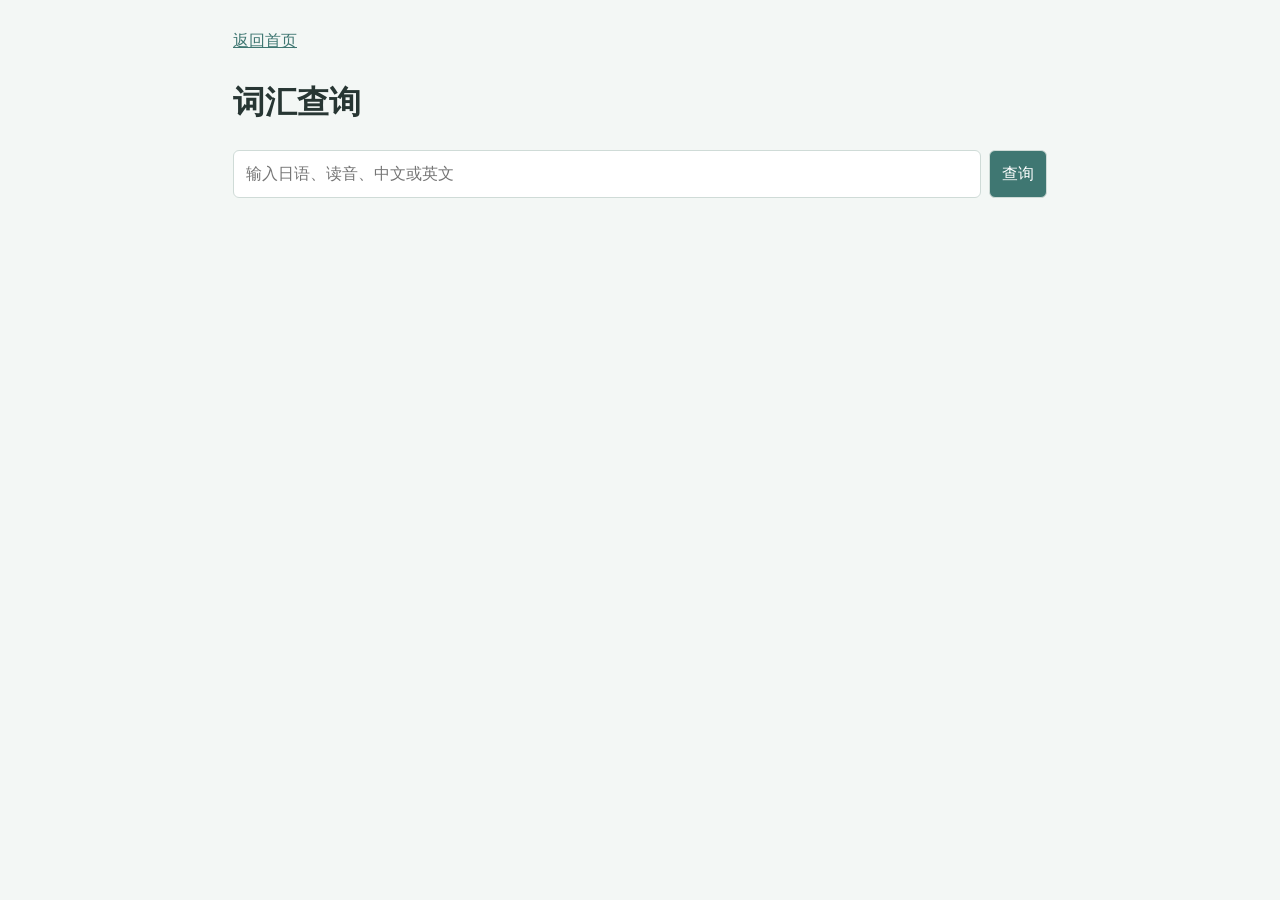
<file: vocab/lookup.html>
<!doctype html><html lang="zh-CN"><head><meta charset="utf-8"><meta name="viewport" content="width=device-width,initial-scale=1"><title>词汇查询｜NihongoLab</title><script src="../assets/theme.js"></script><style>:root{--p:#3f7772;--ink:#273633;--muted:#667773;--line:#cfdbd7;--bg:#f3f7f5;--surface:#fff;--soft:#eaf3f0}:root[data-theme=dark]{color-scheme:dark;--p:#76b5ac;--ink:#e5eeeb;--muted:#a7b7b3;--line:#3a4d48;--bg:#111816;--surface:#1a2421;--soft:#23322e}@media(prefers-color-scheme:dark){:root:not([data-theme]){color-scheme:dark;--p:#76b5ac;--ink:#e5eeeb;--muted:#a7b7b3;--line:#3a4d48;--bg:#111816;--surface:#1a2421;--soft:#23322e}}*{box-sizing:border-box}body{margin:0;background:var(--bg);color:var(--ink);font-family:"Microsoft YaHei","Yu Gothic UI",sans-serif;line-height:1.65}main{max-width:850px;margin:auto;padding:28px 18px}a{color:var(--p)}.search{display:flex;gap:8px}input,button{font:inherit;padding:10px 12px;border:1px solid var(--line);border-radius:6px;background:var(--surface);color:var(--ink)}input{flex:1;min-width:0}button{background:var(--p);color:#fff;cursor:pointer}.item{padding:15px 2px;border-bottom:1px solid var(--line)}.word{font-size:22px;color:var(--p);font-weight:700}.reading,.note{color:var(--muted);font-size:13px}.badge{display:inline-block;background:var(--soft);padding:1px 7px;border-radius:4px;margin-left:7px;font-size:12px}.empty{padding:24px 0;color:var(--muted)}</style></head><body><main><a href="../index.html">返回首页</a><h1>词汇查询</h1><div class="search"><input id="q" type="search" placeholder="输入日语、读音、中文或英文"><button id="go">查询</button></div><div id="result" aria-live="polite"></div><section id="dictionary" aria-live="polite"></section></main><script src="../data/vocab.js?v=20260919-pos"></script><script src="../data/jlpt_vocab.js"></script><script src="../data/n2_vocab.js?v=20260919-examples"></script><script src="../data/n4_extra_vocab.js"></script><script src="lookup.js?v=20260919-zhdict"></script></body></html>
</file>
